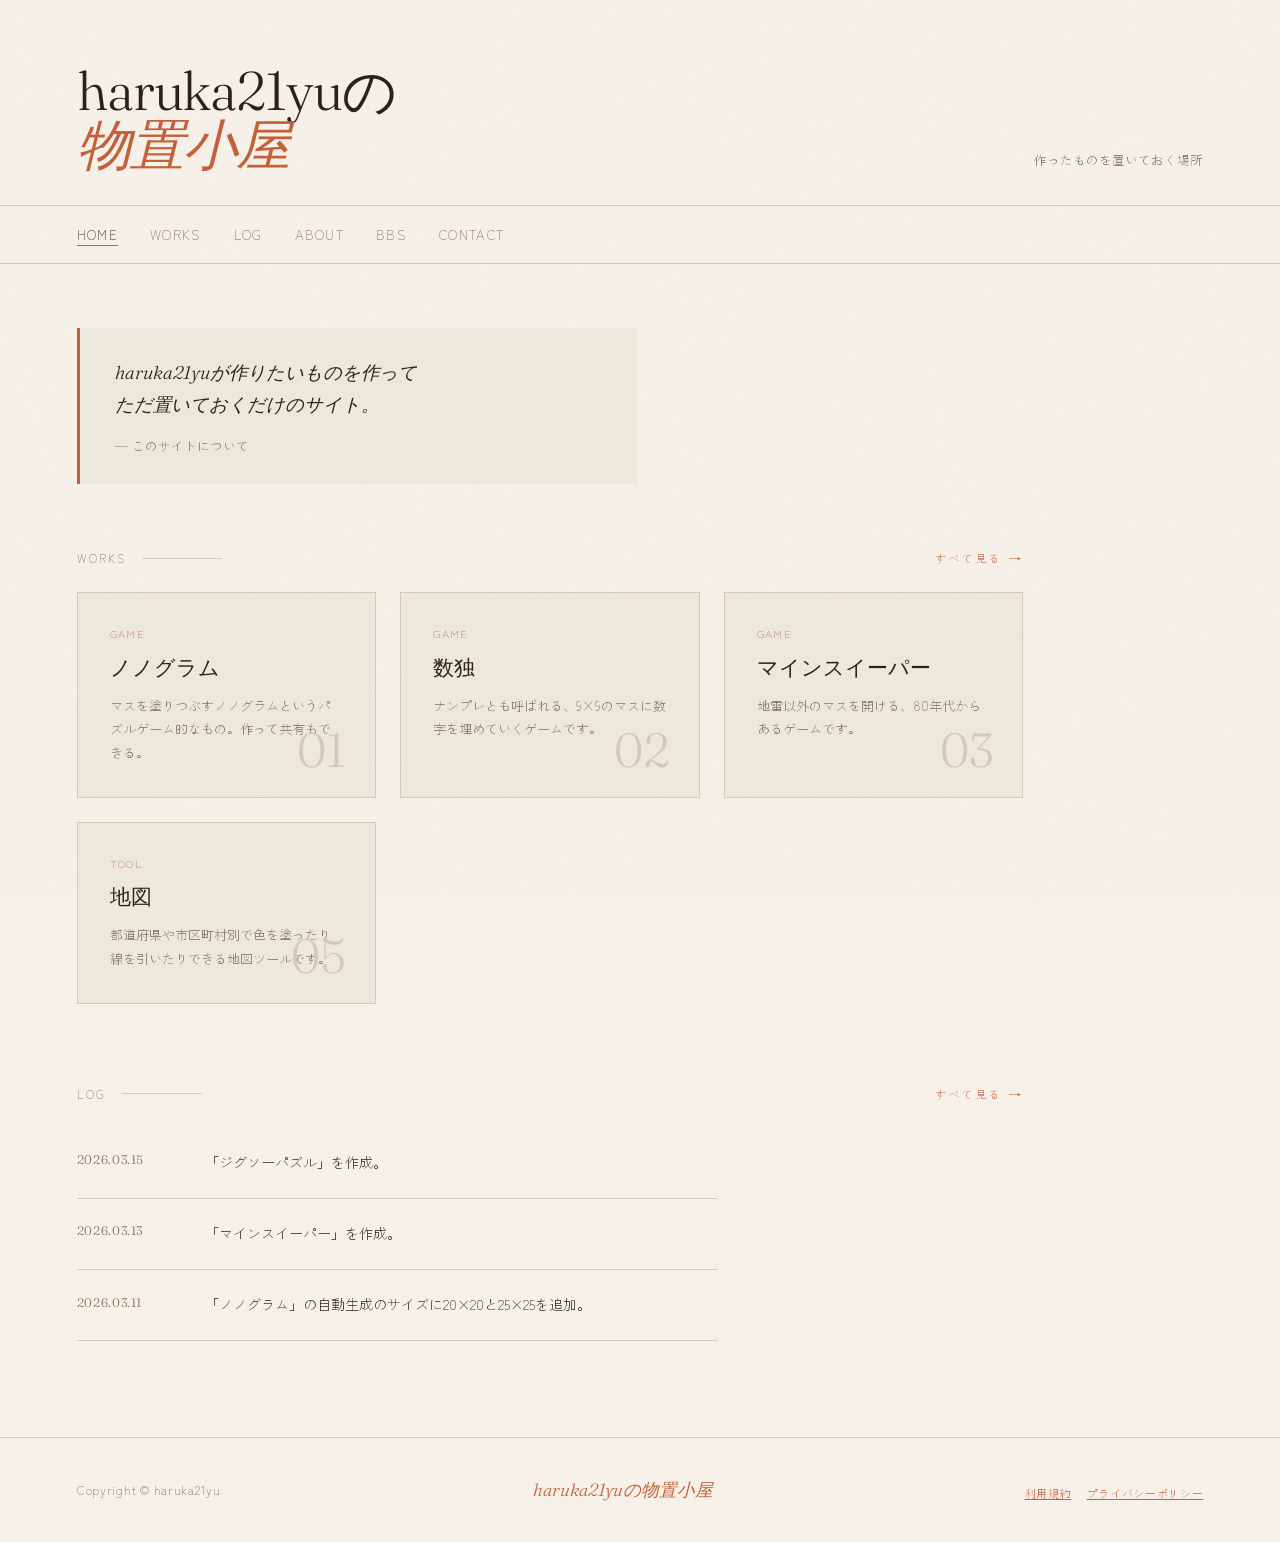
<file: index.html>
<!DOCTYPE html>
<html lang="ja">
<head>
  <meta charset="UTF-8">
  <meta name="viewport" content="width=device-width, initial-scale=1.0">
  <meta name="robots" content="index, follow">
  <meta name="description" content="作ったものを置いておく場所">
  <meta property="og:title" content="haruka21yuの物置小屋">
  <meta property="og:type" content="website">
  <meta property="og:site_name" content="haruka21yuの物置小屋">
  <meta property="og:locale" content="ja_JP">
  <meta property="og:image" content="https://haruka21yu.github.io/assets/img/haruka21yu-s_storage-shed.png">
  <meta property="og:image:width" content="1200">
  <meta property="og:image:height" content="630">
  <title>haruka21yuの物置小屋</title>
  <link rel="preconnect" href="https://fonts.googleapis.com">
  <link href="https://fonts.googleapis.com/css2?family=Fraunces:ital,wght@0,300;0,400;1,300;1,400&family=Zen+Kaku+Gothic+New:wght@300;400&display=swap" rel="stylesheet">
  <link rel="stylesheet" href="https://haruka21yu.github.io/assets/style.css">
  <link rel="icon" type="image/png" href="https://haruka21yu.github.io/assets/img/haruka21yu.png">
  <script async src="https://www.googletagmanager.com/gtag/js?id=G-K1T7J74YJK"></script>
  <script>
    window.dataLayer = window.dataLayer || [];
    function gtag(){dataLayer.push(arguments);}
    gtag('js', new Date());
    gtag('config', 'G-K1T7J74YJK');
  </script>
</head>
<body>
  <header>
    <div>
      <a href="https://haruka21yu.github.io/" class="site-title">haruka21yuの<br><em>物置小屋</em></a>
    </div>
    <p class="site-sub">作ったものを置いておく場所</p>
  </header>
  <nav>
    <a href="https://haruka21yu.github.io/" class="active">home</a>
    <a href="https://haruka21yu.github.io/works/">works</a>
    <a href="https://haruka21yu.github.io/log/">log</a>
    <a href="https://haruka21yu.github.io/about/">about</a>
    <a href="https://haruka21yu.github.io/bbs/">bbs</a>
    <a href="https://haruka21yu.github.io/contact/">contact</a>
  </nav>
  <main>
    <div class="note">
      <p>
        haruka21yuが作りたいものを作って<br>
        ただ置いておくだけのサイト。
      </p>
      <span class="sig">— このサイトについて</span>
    </div>
    <div class="section-header">
      <div class="section-label">works</div>
      <a href="https://haruka21yu.github.io/works/" class="see-more">すべて見る</a>
    </div>
    <div class="works-grid">
      <!-- 最大3つ -->
      <!-- card-numをカウントアップして -->
      <!--
        game:ゲーム(2Dゲーム・パズルゲーム・シミュレーションなど)
        tool:ツール(テキスト処理・変換など)
        document:ドキュメント(メモ・仕様書など)
        in progress:製作途中
        experiment:実験(試作・テストなど)
      -->
      <a href="https://haruka21yu.github.io/works/nonogram/" class="card">
        <div class="card-tag">game</div>
        <h2 class="card-title">ノノグラム</h2>
        <p class="card-desc">マスを塗りつぶすノノグラムというパズルゲーム的なもの。作って共有もできる。</p>
        <span class="card-num">01</span>
      </a>
      <a href="https://haruka21yu.github.io/works/sudoku/" class="card">
        <div class="card-tag">game</div>
        <h2 class="card-title">数独</h2>
        <p class="card-desc">ナンプレとも呼ばれる、9×9のマスに数字を埋めていくゲームです。</p>
        <span class="card-num">02</span>
      </a>
      <a href="https://haruka21yu.github.io/works/minesweeper/" class="card">
        <div class="card-tag">game</div>
        <h2 class="card-title">マインスイーパー</h2>
        <p class="card-desc">地雷以外のマスを開ける、80年代からあるゲームです。</p>
        <span class="card-num">03</span>
      </a>
      <a href="https://haruka21yu.github.io/works/map/" class="card">
        <div class="card-tag">tool</div>
        <h2 class="card-title">地図</h2>
        <p class="card-desc">都道府県や市区町村別で色を塗ったり線を引いたりできる地図ツールです。</p>
        <span class="card-num">05</span>
      </a>
    </div>
    <div class="section-header">
      <div class="section-label">log</div>
      <a href="https://haruka21yu.github.io/log/" class="see-more">すべて見る</a>
    </div>
    <div class="log">
    <!-- 最大3つ -->
      <div class="log-entry">
        <span class="log-date">2026.03.15</span>
        <p class="log-text">「ジグソーパズル」を作成。</p>
      </div>
      <div class="log-entry">
        <span class="log-date">2026.03.13</span>
        <p class="log-text">「マインスイーパー」を作成。</p>
      </div>
      <div class="log-entry">
        <span class="log-date">2026.03.11</span>
        <p class="log-text">「ノノグラム」の自動生成のサイズに20×20と25×25を追加。</p>
      </div>
    </div>
  </main>
  <footer>
    <p>Copyright © haruka21yu</p>
    <span class="footer-mark">haruka21yuの物置小屋</span>
    <p style="font-size:11px;margin-top:6px;">
      <a href="https://haruka21yu.github.io/terms/" style="color:var(--accent);">利用規約</a>　
      <a href="https://haruka21yu.github.io/privacy/" style="color:var(--accent);">プライバシーポリシー</a>
    </p>
  </footer>
</body>
</html>
</file>
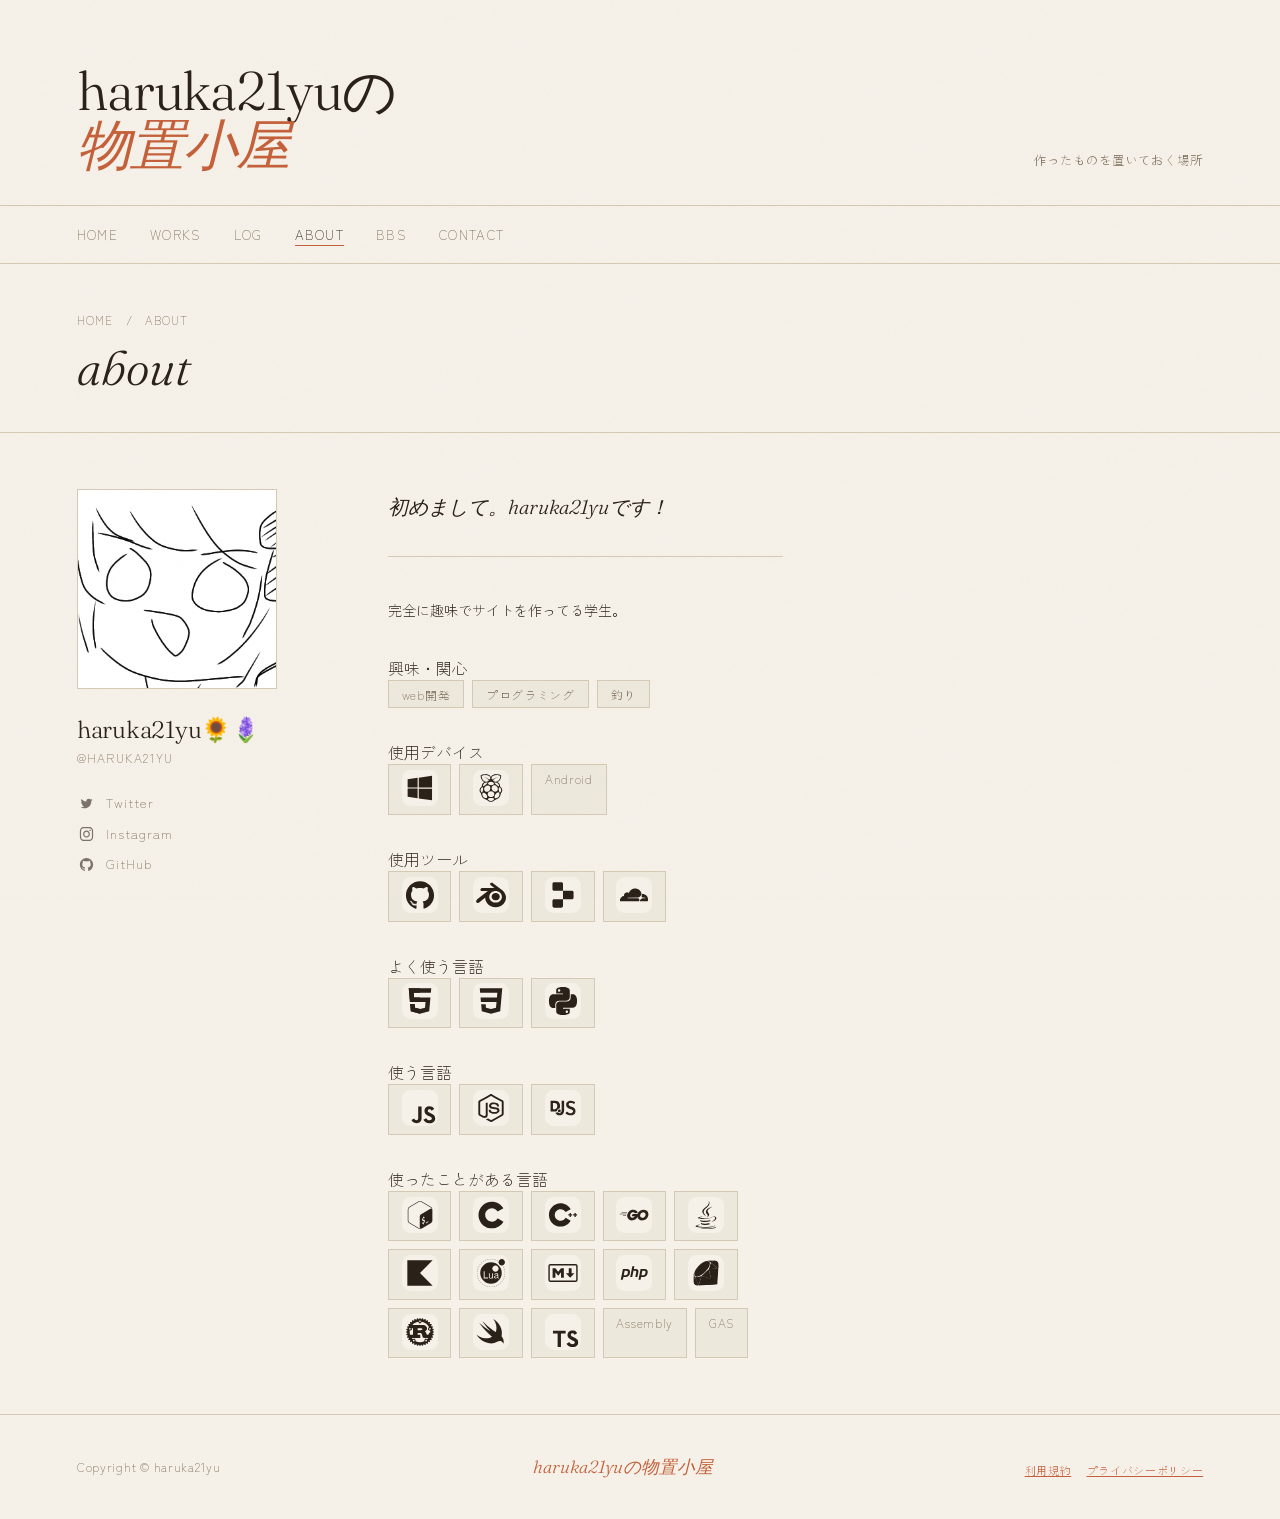
<file: about/index.html>
<!DOCTYPE html>
<html lang="ja">
<head>
  <meta charset="UTF-8">
  <meta name="viewport" content="width=device-width, initial-scale=1.0">
  <meta name="robots" content="index, follow">
  <meta name="description" content="作ったものを置いておく場所">
  <meta property="og:title" content="haruka21yuの物置小屋">
  <meta property="og:type" content="website">
  <meta property="og:site_name" content="haruka21yuの物置小屋">
  <meta property="og:locale" content="ja_JP">
  <meta property="og:image" content="https://haruka21yu.github.io/assets/img/haruka21yu-s_storage-shed.png">
  <meta property="og:image:width" content="1200">
  <meta property="og:image:height" content="630">
  <title>about - haruka21yuの物置小屋</title>
  <link rel="preconnect" href="https://fonts.googleapis.com">
  <link href="https://fonts.googleapis.com/css2?family=Fraunces:ital,wght@0,300;0,400;1,300;1,400&family=Zen+Kaku+Gothic+New:wght@300;400&display=swap" rel="stylesheet">
  <link rel="stylesheet" href="https://haruka21yu.github.io/assets/style.css">
  <link rel="icon" type="image/png" href="https://haruka21yu.github.io/assets/img/haruka21yu.png">
  <script>
    window.dataLayer = window.dataLayer || [];
    function gtag(){dataLayer.push(arguments);}
    gtag('js', new Date());
    gtag('config', 'G-K1T7J74YJK');
  </script>
</head>
<body>
  <header>
    <div>
      <a href="https://haruka21yu.github.io/" class="site-title">haruka21yuの<br><em>物置小屋</em></a>
    </div>
    <p class="site-sub">作ったものを置いておく場所</p>
  </header>
  <nav>
    <a href="https://haruka21yu.github.io/">home</a>
    <a href="https://haruka21yu.github.io/works/">works</a>
    <a href="https://haruka21yu.github.io/log/">log</a>
    <a href="https://haruka21yu.github.io/about/" class="active">about</a>
    <a href="https://haruka21yu.github.io/bbs/">bbs</a>
    <a href="https://haruka21yu.github.io/contact/">contact</a>
  </nav>
  <div class="page-header">
    <p class="breadcrumb">
      <a href="https://haruka21yu.github.io/">home</a>
      <span>/</span>
      about
    </p>
    <h1>about</h1>
  </div>
  <div class="about-wrap">
    <div class="profile-block">
      <div class="avatar">
        <img src="https://haruka21yu.github.io/assets/img/haruka21yu.png" alt="haruka21yu" onerror="this.style.display='none'; this.nextElementSibling.style.display='flex'">
        <span class="avatar-placeholder" style="display:none">haruka21yu</span>
      </div>
      <p class="profile-name">haruka21yu🌻🪻</p>
      <p class="profile-handle">@haruka21yu</p>
      <div class="links">
        <a href="https://x.com/haruka21yu" target="_blank" rel="noopener">
          <span class="link-icon"><img src="https://haruka21yu.github.io/assets/img/svg_icon/twitter.svg" alt="link-icon" onerror="this.outerHTML='↗';" class="link-icon-svg"></span>Twitter
        </a>
        <a href="https://www.instagram.com/haruka21yu/" target="_blank" rel="noopener">
          <span class="link-icon"><img src="https://haruka21yu.github.io/assets/img/svg_icon/instagram.svg" alt="link-icon" onerror="this.outerHTML='↗';" class="link-icon-svg"></span>Instagram
        </a>
        <a href="https://github.com/haruka21yu" target="_blank" rel="noopener">
          <span class="link-icon"><img src="https://haruka21yu.github.io/assets/img/svg_icon/github.svg" alt="link-icon" onerror="this.outerHTML='↗';" class="link-icon-svg"></span>GitHub
        </a>
        <!-- アイコンが無いときは&#x2197;
        <a href="https://example.com/" target="_blank" rel="noopener">
          <span class="link-icon">&#x2197;</span>Example
        </a>
        -->
      </div>
    </div>
    <div class="about-text">
      <p class="intro">
        初めまして。haruka21yuです！
      </p>
      <div class="body-text">
        <p>完全に趣味でサイトを作ってる学生。</p>
      </div>
      <p class="about-label">興味・関心</p>
      <div class="tags">
        <span class="tag">web開発</span>
        <span class="tag">プログラミング</span>
        <span class="tag">釣り</span>
      </div>
      <div class="spacer"></div>
      <p class="about-label">使用デバイス</p>
      <div class="tags">
        <span class="tag"><img src="https://haruka21yu.github.io/assets/img/svg_icon/windows.svg" alt="skills-icon" onerror="this.style.display='none';" class="tagimg"></span>
        <span class="tag"><img src="https://haruka21yu.github.io/assets/img/svg_icon/raspberrypi.svg" alt="skills-icon" onerror="this.style.display='none';" class="tagimg"></span>
        <span class="tag">Android</span>
      </div>
      <div class="spacer"></div>
      <p class="about-label">使用ツール</p>
      <div class="tags">
        <span class="tag"><img src="https://haruka21yu.github.io/assets/img/svg_icon/github.svg" alt="skills-icon" onerror="this.style.display='none';" class="tagimg"></span>
        <span class="tag"><img src="https://haruka21yu.github.io/assets/img/svg_icon/blender.svg" alt="skills-icon" onerror="this.style.display='none';" class="tagimg"></span>
        <span class="tag"><img src="https://haruka21yu.github.io/assets/img/svg_icon/replit.svg" alt="skills-icon" onerror="this.style.display='none';" class="tagimg"></span>
        <span class="tag"><img src="https://haruka21yu.github.io/assets/img/svg_icon/cloudflare.svg" alt="skills-icon" onerror="this.style.display='none';" class="tagimg"></span>
      </div>
      <div class="spacer"></div>
      <p class="about-label">よく使う言語</p>
      <div class="tags">
        <span class="tag"><img src="https://haruka21yu.github.io/assets/img/svg_icon/html.svg" alt="skills-icon" onerror="this.style.display='none';" class="tagimg"></span>
        <span class="tag"><img src="https://haruka21yu.github.io/assets/img/svg_icon/css.svg" alt="skills-icon" onerror="this.style.display='none';" class="tagimg"></span>
        <span class="tag"><img src="https://haruka21yu.github.io/assets/img/svg_icon/py.svg" alt="skills-icon" onerror="this.style.display='none';" class="tagimg"></span>
      </div>
      <div class="spacer"></div>
      <p class="about-label">使う言語</p>
      <div class="tags">
        <span class="tag"><img src="https://haruka21yu.github.io/assets/img/svg_icon/js.svg" alt="skills-icon" onerror="this.style.display='none';" class="tagimg"></span>
        <span class="tag"><img src="https://haruka21yu.github.io/assets/img/svg_icon/nodejs.svg" alt="skills-icon" onerror="this.style.display='none';" class="tagimg"></span>
        <span class="tag"><img src="https://haruka21yu.github.io/assets/img/svg_icon/discordjs.svg" alt="skills-icon" onerror="this.style.display='none';" class="tagimg"></span>
      </div>
      <div class="spacer"></div>
      <p class="about-label">使ったことがある言語</p>
      <div class="tags">
        <span class="tag"><img src="https://haruka21yu.github.io/assets/img/svg_icon/bash.svg" alt="skills-icon" onerror="this.style.display='none';" class="tagimg"></span>
        <span class="tag"><img src="https://haruka21yu.github.io/assets/img/svg_icon/c.svg" alt="skills-icon" onerror="this.style.display='none';" class="tagimg"></span>
        <span class="tag"><img src="https://haruka21yu.github.io/assets/img/svg_icon/cpp.svg" alt="skills-icon" onerror="this.style.display='none';" class="tagimg"></span>
        <span class="tag"><img src="https://haruka21yu.github.io/assets/img/svg_icon/go.svg" alt="skills-icon" onerror="this.style.display='none';" class="tagimg"></span>
        <span class="tag"><img src="https://haruka21yu.github.io/assets/img/svg_icon/java.svg" alt="skills-icon" onerror="this.style.display='none';" class="tagimg"></span>
        <span class="tag"><img src="https://haruka21yu.github.io/assets/img/svg_icon/kotlin.svg" alt="skills-icon" onerror="this.style.display='none';" class="tagimg"></span>
        <span class="tag"><img src="https://haruka21yu.github.io/assets/img/svg_icon/lua.svg" alt="skills-icon" onerror="this.style.display='none';" class="tagimg"></span>
        <span class="tag"><img src="https://haruka21yu.github.io/assets/img/svg_icon/md.svg" alt="skills-icon" onerror="this.style.display='none';" class="tagimg"></span>
        <span class="tag"><img src="https://haruka21yu.github.io/assets/img/svg_icon/php.svg" alt="skills-icon" onerror="this.style.display='none';" class="tagimg"></span>
        <span class="tag"><img src="https://haruka21yu.github.io/assets/img/svg_icon/ruby.svg" alt="skills-icon" onerror="this.style.display='none';" class="tagimg"></span>
        <span class="tag"><img src="https://haruka21yu.github.io/assets/img/svg_icon/rust.svg" alt="skills-icon" onerror="this.style.display='none';" class="tagimg"></span>
        <span class="tag"><img src="https://haruka21yu.github.io/assets/img/svg_icon/swift.svg" alt="skills-icon" onerror="this.style.display='none';" class="tagimg"></span>
        <span class="tag"><img src="https://haruka21yu.github.io/assets/img/svg_icon/ts.svg" alt="skills-icon" onerror="this.style.display='none';" class="tagimg"></span>
        <span class="tag">Assembly</span>
        <span class="tag">GAS</span>
      </div>
    </div>
  </div>
  <footer>
    <p>Copyright © haruka21yu</p>
    <span class="footer-mark">haruka21yuの物置小屋</span>
    <p style="font-size:11px;margin-top:6px;">
      <a href="https://haruka21yu.github.io/terms/" style="color:var(--accent);">利用規約</a>　
      <a href="https://haruka21yu.github.io/privacy/" style="color:var(--accent);">プライバシーポリシー</a>
    </p>
  </footer>
</body>
</html>
</file>
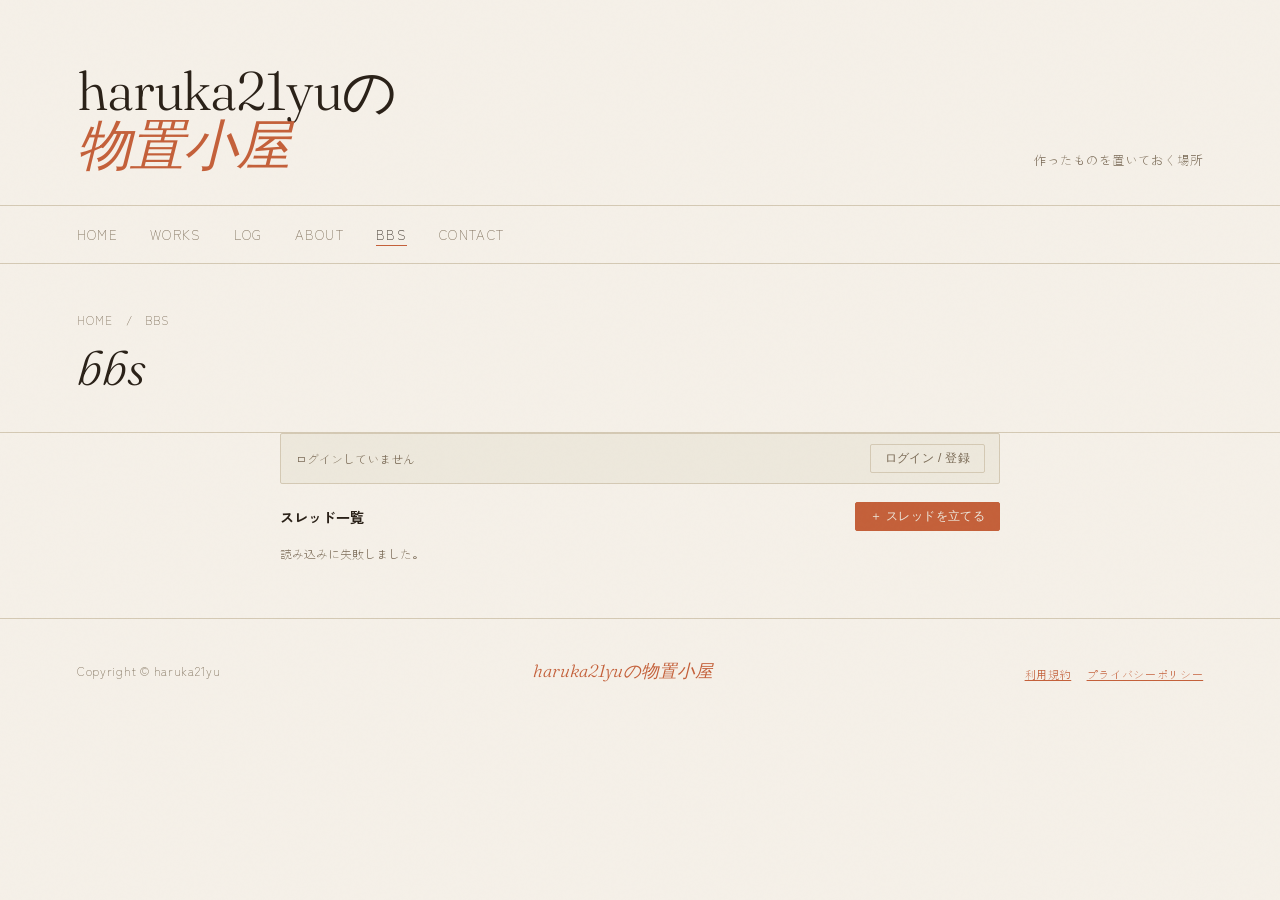
<file: bbs/index.html>
<!DOCTYPE html>
<html lang="ja">
<head>
  <meta charset="UTF-8">
  <meta name="viewport" content="width=device-width, initial-scale=1.0">
  <meta name="robots" content="index, follow">
  <meta name="description" content="作ったものを置いておく場所">
  <meta property="og:title" content="haruka21yuの物置小屋">
  <meta property="og:type" content="website">
  <meta property="og:site_name" content="haruka21yuの物置小屋">
  <meta property="og:locale" content="ja_JP">
  <meta property="og:image" content="https://haruka21yu.github.io/assets/img/haruka21yu-s_storage-shed.png">
  <meta property="og:image:width" content="1200">
  <meta property="og:image:height" content="630">
  <title>bbs - haruka21yuの物置小屋</title>
  <link rel="preconnect" href="https://fonts.googleapis.com">
  <link href="https://fonts.googleapis.com/css2?family=Fraunces:ital,wght@0,300;0,400;1,300;1,400&family=Zen+Kaku+Gothic+New:wght@300;400&display=swap" rel="stylesheet">
  <link rel="stylesheet" href="https://haruka21yu.github.io/assets/style.css">
  <link rel="icon" type="image/png" href="https://haruka21yu.github.io/assets/img/haruka21yu.png">
  <script>
    window.dataLayer = window.dataLayer || [];
    function gtag(){dataLayer.push(arguments);}
    gtag('js', new Date());
    gtag('config', 'G-K1T7J74YJK');
  </script>
</head>
<body>
  <header>
    <div>
      <a href="https://haruka21yu.github.io/" class="site-title">haruka21yuの<br><em>物置小屋</em></a>
    </div>
    <p class="site-sub">作ったものを置いておく場所</p>
  </header>
  <nav>
    <a href="https://haruka21yu.github.io/">home</a>
    <a href="https://haruka21yu.github.io/works/">works</a>
    <a href="https://haruka21yu.github.io/log/">log</a>
    <a href="https://haruka21yu.github.io/about/">about</a>
    <a href="https://haruka21yu.github.io/bbs/" class="active">bbs</a>
    <a href="https://haruka21yu.github.io/contact/">contact</a>
  </nav>
  <div class="page-header">
    <p class="breadcrumb">
      <a href="https://haruka21yu.github.io/">home</a>
      <span>/</span>
      bbs
    </p>
    <h1>bbs</h1>
  </div>
  <div class="bbs-container">
    <div class="account-bar" id="account-bar">
      <span id="account-bar-text">ログインしていません</span>
      <div class="ml-auto" style="display:flex;gap:6px;">
        <button id="btn-open-auth" onclick="openAuthModal()">ログイン / 登録</button>
        <button id="btn-change-name" style="display:none;" onclick="openChangeName()">名前を変更</button>
        <button id="btn-logout" style="display:none;" onclick="logout()">ログアウト</button>
      </div>
    </div>
    <div id="change-name-form" style="display:none;margin-bottom:14px;padding:12px 14px;background:var(--paper);border:1px solid var(--line);border-radius:2px;">
      <div style="display:flex;gap:8px;align-items:center;flex-wrap:wrap;">
        <input type="text" id="cn-name" maxlength="50" placeholder="名無し" style="flex:1;padding:6px 10px;border:1px solid var(--line);border-radius:2px;background:var(--bg);color:var(--ink);font-size:13px;font-family:inherit;">
        <button class="primary" onclick="submitChangeName()">変更する</button>
        <button onclick="closeChangeName()">キャンセル</button>
      </div>
      <div class="bbs-msg" id="change-name-msg"></div>
    </div>
    <div id="view-threads">
      <div class="bbs-toolbar">
        <h2>スレッド一覧</h2>
        <button class="primary" style="margin-left:auto;" onclick="openCreateThread()">＋ スレッドを立てる</button>
      </div>
      <div class="loading" id="threads-loading">読み込み中…</div>
      <div class="thread-list" id="thread-list"></div>
      <div class="empty-msg" id="threads-empty" style="display:none;">まだスレッドがありません。</div>
    </div>
    <div id="view-posts" style="display:none;">
      <div class="back-btn" onclick="showThreads()">← スレッド一覧に戻る</div>
      <div class="thread-header">
        <div class="thread-header-title" id="post-view-title"></div>
        <div class="thread-header-meta" id="post-view-meta"></div>
      </div>
      <div class="loading" id="posts-loading" style="display:none;">読み込み中…</div>
      <div class="post-list" id="post-list"></div>
      <div class="empty-msg" id="posts-empty" style="display:none;">まだ投稿がありません。</div>
      <div class="thread-locked" id="thread-locked" style="display:none;">このスレッドはロックされています。</div>
      <div class="bbs-form" id="post-form" style="display:none;">
        <div class="bbs-form-title">書き込む</div>
        <div class="bbs-form-group">
          <label>本文 <span style="color:var(--accent);font-size:11px;">※</span></label>
          <textarea id="pf-body" rows="4" maxlength="2000" placeholder="本文を入力してください（2000文字以内）"></textarea>
          <div class="bbs-field-err" id="pferr-body">本文を入力してください。</div>
        </div>
        <div style="display:flex;gap:8px;margin-top:12px;">
          <button class="primary" onclick="submitPost()">投稿する</button>
        </div>
        <div class="bbs-msg" id="post-msg"></div>
      </div>
      <div class="bbs-form" id="post-login-notice" style="display:none;">
        <div style="font-size:13px;color:var(--muted);">投稿するには<a href="#" onclick="openAuthModal();return false;" style="color:var(--accent);">ログイン</a>が必要です。</div>
      </div>
    </div>
    <div class="bbs-form" id="create-thread-form" style="display:none;margin-top:16px;">
      <div class="bbs-form-title">スレッドを立てる</div>
      <div class="bbs-form-group">
        <label>タイトル <span style="color:var(--accent);font-size:11px;">※ 100文字以内</span></label>
        <input type="text" id="tf-title" maxlength="100" placeholder="スレッドのタイトル">
        <div class="bbs-field-err" id="tferr-title">タイトルを入力してください。</div>
      </div>
      <div style="display:flex;gap:8px;margin-top:12px;">
        <button class="primary" onclick="submitCreateThread()">作成する</button>
        <button onclick="closeCreateThread()">キャンセル</button>
      </div>
      <div class="bbs-msg" id="thread-create-msg"></div>
    </div>
  </div>
  <div class="modal-overlay" id="auth-modal">
    <div class="modal">
      <div class="modal-tabs">
        <div class="modal-tab active" id="modal-tab-login"    onclick="switchModalTab('login')">ログイン</div>
        <div class="modal-tab"        id="modal-tab-register" onclick="switchModalTab('register')">新規登録</div>
      </div>
      <div id="modal-panel-login">
        <div class="bbs-form-group">
          <label>※ノノグラム掲示板とは連携できません。</label>
        </div>
        <div class="bbs-form-group">
          <label>メールアドレス</label>
          <input type="email" id="lf-email" placeholder="メールアドレス">
          <div class="bbs-field-err" id="lferr-email">メールアドレスを入力してください。</div>
        </div>
        <div class="bbs-form-group">
          <label>パスワード</label>
          <input type="password" id="lf-pass" placeholder="パスワード">
          <div class="bbs-field-err" id="lferr-pass">パスワードを入力してください。</div>
        </div>
        <div style="display:flex;gap:8px;margin-top:12px;">
          <button class="primary" onclick="submitLogin()">ログイン</button>
          <button onclick="closeAuthModal()">キャンセル</button>
        </div>
        <div class="bbs-msg" id="login-msg"></div>
      </div>
      <div id="modal-panel-register" style="display:none;">
        <div id="register-step1">
          <div class="bbs-form-group">
            <label>※ノノグラム掲示板とは連携できません。</label>
          </div>
          <div class="bbs-form-group">
            <label>表示名 <span style="color:var(--accent);font-size:11px;">※</span></label>
            <input type="text" id="rf-name" placeholder="空欄の場合は名無し" maxlength="50">
            <div class="bbs-field-err" id="rferr-name">表示名を入力してください。</div>
          </div>
          <div class="bbs-form-group">
            <label>メールアドレス <span style="color:var(--accent);font-size:11px;">※ 確認コードを送信します</span></label>
            <input type="email" id="rf-email" placeholder="メールアドレス">
            <div class="bbs-field-err" id="rferr-email">メールアドレスを入力してください。</div>
          </div>
          <div class="bbs-form-group">
            <label>電話番号 <span style="color:var(--muted);font-size:11px;">任意</span></label>
            <input type="tel" id="rf-tel" placeholder="電話番号">
          </div>
          <div class="bbs-form-group">
            <label>パスワード <span style="color:var(--accent);font-size:11px;">※</span></label>
            <input type="password" id="rf-pass" placeholder="パスワード" maxlength="100">
            <div class="bbs-field-err" id="rferr-pass">パスワードを入力してください。</div>
          </div>
          <div style="display:flex;gap:8px;margin-top:12px;">
            <button class="primary" onclick="submitRegister()">確認コードを送信</button>
            <button onclick="closeAuthModal()">キャンセル</button>
          </div>
          <div class="bbs-msg" id="register-msg"></div>
        </div>
        <div id="register-step2" style="display:none;">
          <div style="font-size:13px;color:var(--muted);margin-bottom:12px;">メールに送信された6桁の確認コードを入力してください。</div>
          <div class="bbs-form-group">
            <label>確認コード <span style="color:var(--accent);font-size:11px;">※</span></label>
            <input type="text" id="vf-code" placeholder="123456" maxlength="6">
            <div class="bbs-field-err" id="vferr-code">確認コードを入力してください。</div>
          </div>
          <div style="display:flex;gap:8px;margin-top:12px;">
            <button class="primary" onclick="submitVerify()">認証する</button>
            <button onclick="closeAuthModal()">キャンセル</button>
          </div>
          <div class="bbs-msg" id="verify-msg"></div>
        </div>
      </div>
    </div>
  </div>
  <footer>
    <p>Copyright © haruka21yu</p>
    <span class="footer-mark">haruka21yuの物置小屋</span>
    <p style="font-size:11px;margin-top:6px;">
      <a href="https://haruka21yu.github.io/terms/" style="color:var(--accent);">利用規約</a>　
      <a href="https://haruka21yu.github.io/privacy/" style="color:var(--accent);">プライバシーポリシー</a>
    </p>
  </footer>
  <script>
    var GAS_URL = 'https://script.google.com/macros/s/AKfycbwPl2zIHDyaDW8CSbXB-ruqwXWEctbQV5LqWHhJXEjBWscyN2Jw7jIbFz6DMzP36RNa/exec';

    var State = {
      token:       localStorage.getItem('bbs_token')  || '',
      uuid:        localStorage.getItem('bbs_uuid')   || '',
      name:        localStorage.getItem('bbs_name')   || '',
      currentThread: null,
      registerEmail: ''
    };

    function saveAuth(token, uuid, name) {
      State.token = token; State.uuid = uuid; State.name = name;
      localStorage.setItem('bbs_token', token);
      localStorage.setItem('bbs_uuid',  uuid);
      localStorage.setItem('bbs_name',  name);
    }
    function clearAuth() {
      State.token = ''; State.uuid = ''; State.name = '';
      localStorage.removeItem('bbs_token');
      localStorage.removeItem('bbs_uuid');
      localStorage.removeItem('bbs_name');
    }

    window.onload = function() {
      updateAccountBar();
      loadThreads();
    };

    function updateAccountBar() {
      var text       = document.getElementById('account-bar-text');
      var btnAuth    = document.getElementById('btn-open-auth');
      var btnChange  = document.getElementById('btn-change-name');
      var btnOut     = document.getElementById('btn-logout');
      if (State.token && State.name) {
        text.innerHTML = '<span class="account-name">' + escHtml(State.name) + '</span> としてログイン中';
        btnAuth.style.display   = 'none';
        btnChange.style.display = '';
        btnOut.style.display    = '';
      } else {
        text.textContent = 'ログインしていません';
        btnAuth.style.display   = '';
        btnChange.style.display = 'none';
        btnOut.style.display    = 'none';
      }
    }

    function loadThreads() {
      var loading = document.getElementById('threads-loading');
      var list    = document.getElementById('thread-list');
      var empty   = document.getElementById('threads-empty');
      loading.style.display = 'block';
      list.innerHTML = '';
      empty.style.display = 'none';

      fetch(GAS_URL + '?action=get_threads')
        .then(function(r) { return r.json(); })
        .then(function(data) {
          loading.style.display = 'none';
          if (!data.threads || data.threads.length === 0) {
            empty.style.display = 'block';
            return;
          }
          data.threads.forEach(function(thread) {
            var item = document.createElement('div');
            item.className = 'thread-item';
            var isOpen = thread.status === 'open';
            item.innerHTML =
              '<div class="thread-item-title">' + escHtml(thread.title) +
                ' <span class="thread-status ' + (isOpen ? 'open' : 'closed') + '">' +
                (isOpen ? '書き込み可' : 'ロック') + '</span></div>' +
              '<div class="thread-item-meta">' +
                '<span>作成者: ' + escHtml(thread.authorName) + '</span>' +
                '<span>投稿数: ' + thread.postCount + '</span>' +
                '<span>最終投稿: ' + escHtml(String(thread.lastPostedAt)) + '</span>' +
              '</div>';
            item.addEventListener('click', function() {
              openThread(thread);
            });
            list.appendChild(item);
          });
        })
        .catch(function() {
          loading.textContent = '読み込みに失敗しました。';
        });
    }

    function showThreads() {
      document.getElementById('view-threads').style.display = '';
      document.getElementById('view-posts').style.display   = 'none';
      document.getElementById('create-thread-form').style.display = 'none';
      State.currentThread = null;
    }

    function openThread(thread) {
      State.currentThread = thread;
      document.getElementById('view-threads').style.display = 'none';
      document.getElementById('view-posts').style.display   = '';
      document.getElementById('create-thread-form').style.display = 'none';
      document.getElementById('post-view-title').textContent = thread.title;
      document.getElementById('post-view-meta').textContent =
        '作成者: ' + thread.authorName + '　' + thread.createdAt + '　投稿数: ' + thread.postCount;

      var isOpen = thread.status === 'open';
      document.getElementById('thread-locked').style.display = isOpen ? 'none' : '';
      document.getElementById('post-form').style.display =
        (isOpen && State.token) ? '' : 'none';
      document.getElementById('post-login-notice').style.display =
        (isOpen && !State.token) ? '' : 'none';

      loadPosts(thread.id);
    }

    function loadPosts(threadId) {
      var loading = document.getElementById('posts-loading');
      var list    = document.getElementById('post-list');
      var empty   = document.getElementById('posts-empty');
      loading.style.display = 'block';
      list.innerHTML = '';
      empty.style.display = 'none';

      fetch(GAS_URL + '?action=get_posts&thread_id=' + encodeURIComponent(threadId))
        .then(function(r) { return r.json(); })
        .then(function(data) {
          loading.style.display = 'none';
          if (!data.posts || data.posts.length === 0) {
            empty.style.display = 'block';
            return;
          }
          data.posts.forEach(function(post, idx) {
            var item = document.createElement('div');
            item.className = 'post-item';
            item.innerHTML =
              '<div class="post-item-header">' +
                '<span class="post-author">' + escHtml(post.authorName) + '</span>' +
                '<span class="post-date">' + escHtml(String(post.createdAt)) + '</span>' +
                '<span style="font-size:11px;color:var(--muted);">ID: ' + escHtml(post.authorUuid) + '</span>' +
                '<span class="post-no">No.' + (idx + 1) + '</span>' +
              '</div>' +
              '<div class="post-body">' + escHtml(post.body) + '</div>';
            list.appendChild(item);
          });
        })
        .catch(function() {
          loading.textContent = '読み込みに失敗しました。';
        });
    }

    function submitPost() {
      var body  = document.getElementById('pf-body').value.trim();

      toggleErr('pferr-body', !body);
      if (!body) return;

      var btn = event.target;
      btn.disabled = true; btn.textContent = '送信中…';

      function doSubmit() {
        fetch(GAS_URL, {
          method: 'POST',
          body: JSON.stringify({
            action:   'create_post',
            token:    State.token,
            threadId: State.currentThread.id,
            body:     body,
          })
        })
        .then(function(r) { return r.json(); })
        .then(function(data) {
          btn.disabled = false; btn.textContent = '投稿する';
          if (data.status === 'ok') {
            document.getElementById('pf-body').value = '';
            showBbsMsg('post-msg', '投稿しました。', true);
            loadPosts(State.currentThread.id);
          } else {
            showBbsMsg('post-msg', data.message || '投稿に失敗しました。', false);
          }
        })
        .catch(function() {
          btn.disabled = false; btn.textContent = '投稿する';
          showBbsMsg('post-msg', '通信エラーが発生しました。', false);
        });
      }

      doSubmit();

      if (file) {
        var reader = new FileReader();
        reader.onload = function(e) {
          var base64 = e.target.result.split(',')[1];
          doSubmit(file.name, base64, file.type);
        };
        reader.readAsDataURL(file);
      } else {
        doSubmit('', '', '');
      }
    }

    function openCreateThread() {
      if (!State.token) { openAuthModal(); return; }
      document.getElementById('view-threads').style.display = 'none';
      document.getElementById('create-thread-form').style.display = '';
      document.getElementById('tf-title').value = '';
      hideBbsMsg('thread-create-msg');
    }
    function closeCreateThread() {
      document.getElementById('view-threads').style.display = '';
      document.getElementById('create-thread-form').style.display = 'none';
    }

    function submitCreateThread() {
      var title = document.getElementById('tf-title').value.trim();
      toggleErr('tferr-title', !title);
      if (!title) return;

      var btn = event.target;
      btn.disabled = true; btn.textContent = '作成中…';

      fetch(GAS_URL, {
        method: 'POST',
        body: JSON.stringify({ action: 'create_thread', token: State.token, title: title })
      })
      .then(function(r) { return r.json(); })
      .then(function(data) {
        btn.disabled = false; btn.textContent = '作成する';
        if (data.status === 'ok') {
          showBbsMsg('thread-create-msg', 'スレッドを作成しました。', true);
          setTimeout(function() {
            closeCreateThread();
            loadThreads();
          }, 1000);
        } else {
          showBbsMsg('thread-create-msg', data.message || '作成に失敗しました。', false);
        }
      })
      .catch(function() {
        btn.disabled = false; btn.textContent = '作成する';
        showBbsMsg('thread-create-msg', '通信エラーが発生しました。', false);
      });
    }

    function openAuthModal() {
      document.getElementById('auth-modal').classList.add('show');
      switchModalTab('login');
    }
    function closeAuthModal() {
      document.getElementById('auth-modal').classList.remove('show');
    }
    document.getElementById('auth-modal').addEventListener('click', function(e) {
      if (e.target === this) closeAuthModal();
    });

    function switchModalTab(tab) {
      document.getElementById('modal-tab-login').classList.toggle('active',    tab === 'login');
      document.getElementById('modal-tab-register').classList.toggle('active', tab === 'register');
      document.getElementById('modal-panel-login').style.display    = tab === 'login'    ? '' : 'none';
      document.getElementById('modal-panel-register').style.display = tab === 'register' ? '' : 'none';
    }

    function submitLogin() {
      var email = document.getElementById('lf-email').value.trim();
      var pass  = document.getElementById('lf-pass').value.trim();
      toggleErr('lferr-email', !email);
      toggleErr('lferr-pass',  !pass);
      if (!email || !pass) return;

      var btn = event.target;
      btn.disabled = true; btn.textContent = '確認中…';

      fetch(GAS_URL, {
        method: 'POST',
        body: JSON.stringify({ action: 'login', email: email, pass: pass })
      })
      .then(function(r) { return r.json(); })
      .then(function(data) {
        btn.disabled = false; btn.textContent = 'ログイン';
        if (data.status === 'ok') {
          saveAuth(data.token, data.uuid, data.name);
          updateAccountBar();
          closeAuthModal();
          if (State.currentThread && State.currentThread.status === 'open') {
            document.getElementById('post-form').style.display = '';
            document.getElementById('post-login-notice').style.display = 'none';
          }
        } else {
          showBbsMsg('login-msg', data.message || 'ログインに失敗しました。', false);
        }
      })
      .catch(function() {
        btn.disabled = false; btn.textContent = 'ログイン';
        showBbsMsg('login-msg', '通信エラーが発生しました。', false);
      });
    }

    function submitRegister() {
      var name  = document.getElementById('rf-name').value.trim();
      var email = document.getElementById('rf-email').value.trim();
      var tel   = document.getElementById('rf-tel').value.trim();
      var pass  = document.getElementById('rf-pass').value.trim();
      toggleErr('rferr-name',  !name);
      toggleErr('rferr-email', !email);
      toggleErr('rferr-pass',  !pass);
      if (!name || !email || !pass) return;

      var btn = event.target;
      btn.disabled = true; btn.textContent = '送信中…';

      fetch(GAS_URL, {
        method: 'POST',
        body: JSON.stringify({ action: 'register', name: name, email: email, tel: tel, pass: pass })
      })
      .then(function(r) { return r.json(); })
      .then(function(data) {
        btn.disabled = false; btn.textContent = '確認コードを送信';
        if (data.status === 'ok') {
          State.registerEmail = email;
          document.getElementById('register-step1').style.display = 'none';
          document.getElementById('register-step2').style.display = '';
          hideBbsMsg('register-msg');
        } else {
          showBbsMsg('register-msg', data.message || '登録に失敗しました。', false);
        }
      })
      .catch(function() {
        btn.disabled = false; btn.textContent = '確認コードを送信';
        showBbsMsg('register-msg', '通信エラーが発生しました。', false);
      });
    }

    function submitVerify() {
      var code = document.getElementById('vf-code').value.trim();
      toggleErr('vferr-code', !code);
      if (!code) return;

      var btn = event.target;
      btn.disabled = true; btn.textContent = '確認中…';

      fetch(GAS_URL, {
        method: 'POST',
        body: JSON.stringify({ action: 'verify', email: State.registerEmail, code: code })
      })
      .then(function(r) { return r.json(); })
      .then(function(data) {
        btn.disabled = false; btn.textContent = '認証する';
        if (data.status === 'ok') {
          showBbsMsg('verify-msg', '認証が完了しました。ログインしてください。', true);
          setTimeout(function() {
            document.getElementById('register-step1').style.display = '';
            document.getElementById('register-step2').style.display = 'none';
            switchModalTab('login');
            document.getElementById('lf-email').value = State.registerEmail;
          }, 1500);
        } else {
          showBbsMsg('verify-msg', data.message || '認証に失敗しました。', false);
        }
      })
      .catch(function() {
        btn.disabled = false; btn.textContent = '認証する';
        showBbsMsg('verify-msg', '通信エラーが発生しました。', false);
      });
    }

    function logout() {
      fetch(GAS_URL, {
        method: 'POST',
        body: JSON.stringify({ action: 'logout', token: State.token })
      }).catch(function(){});
      clearAuth();
      updateAccountBar();
      if (State.currentThread) {
        document.getElementById('post-form').style.display = 'none';
        document.getElementById('post-login-notice').style.display =
          (State.currentThread.status === 'open') ? '' : 'none';
      }
    }

    function openChangeName() {
      var form = document.getElementById('change-name-form');
      form.style.display = form.style.display === 'none' ? '' : 'none';
      document.getElementById('cn-name').value = State.name;
      hideBbsMsg('change-name-msg');
    }
    function closeChangeName() {
      document.getElementById('change-name-form').style.display = 'none';
    }
    function submitChangeName() {
      var name = document.getElementById('cn-name').value.trim() || '名無し';
      var btn  = event.target;
      btn.disabled = true; btn.textContent = '変更中…';
    
      fetch(GAS_URL, {
        method: 'POST',
        body: JSON.stringify({ action: 'update_name', token: State.token, name: name })
      })
      .then(function(r) { return r.json(); })
      .then(function(data) {
        btn.disabled = false; btn.textContent = '変更する';
        if (data.status === 'ok') {
          State.name = data.name;
          localStorage.setItem('bbs_name', data.name);
          updateAccountBar();
          showBbsMsg('change-name-msg', '名前を変更しました。', true);
        } else {
          showBbsMsg('change-name-msg', data.message || '変更に失敗しました。', false);
        }
      })
      .catch(function() {
        btn.disabled = false; btn.textContent = '変更する';
        showBbsMsg('change-name-msg', '通信エラーが発生しました。', false);
      });
    }
    
    function toggleErr(id, show) {
      var el = document.getElementById(id);
      if (el) el.classList.toggle('show', show);
    }
    function showBbsMsg(id, text, isOk) {
      var el = document.getElementById(id);
      if (!el) return;
      el.textContent = text;
      el.className = 'bbs-msg show ' + (isOk ? 'ok' : 'err');
    }
    function hideBbsMsg(id) {
      var el = document.getElementById(id);
      if (el) { el.className = 'bbs-msg'; el.textContent = ''; }
    }
    function escHtml(s) {
      return String(s)
        .replace(/&/g,'&amp;').replace(/</g,'&lt;')
        .replace(/>/g,'&gt;').replace(/"/g,'&quot;');
    }
  </script>
</body>
</html>
</file>
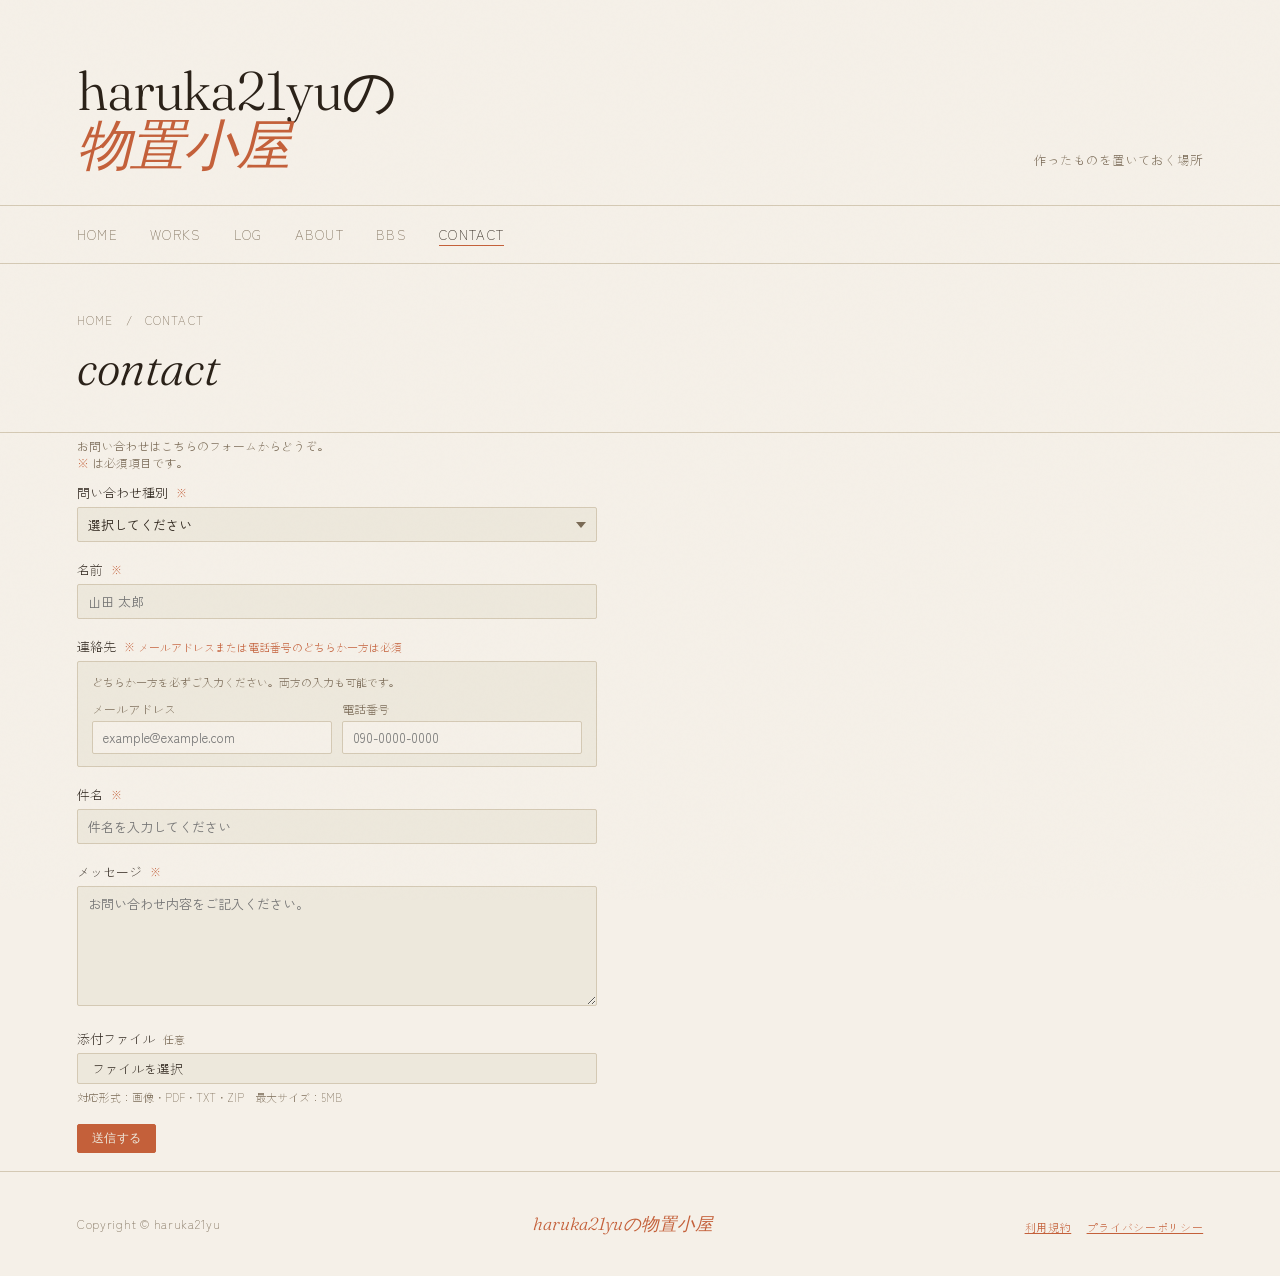
<file: contact/index.html>
<!DOCTYPE html>
<html lang="ja">
<head>
  <meta charset="UTF-8">
  <meta name="viewport" content="width=device-width, initial-scale=1.0">
  <meta name="robots" content="index, follow">
  <meta name="description" content="作ったものを置いておく場所">
  <meta property="og:title" content="haruka21yuの物置小屋">
  <meta property="og:type" content="website">
  <meta property="og:site_name" content="haruka21yuの物置小屋">
  <meta property="og:locale" content="ja_JP">
  <meta property="og:image" content="https://haruka21yu.github.io/assets/img/haruka21yu-s_storage-shed.png">
  <meta property="og:image:width" content="1200">
  <meta property="og:image:height" content="630">
  <title>contact - haruka21yuの物置小屋</title>
  <link rel="preconnect" href="https://fonts.googleapis.com">
  <link href="https://fonts.googleapis.com/css2?family=Fraunces:ital,wght@0,300;0,400;1,300;1,400&family=Zen+Kaku+Gothic+New:wght@300;400&display=swap" rel="stylesheet">
  <link rel="stylesheet" href="https://haruka21yu.github.io/assets/style.css">
  <link rel="icon" type="image/png" href="https://haruka21yu.github.io/assets/img/haruka21yu.png">
  <script>
    window.dataLayer = window.dataLayer || [];
    function gtag(){dataLayer.push(arguments);}
    gtag('js', new Date());
    gtag('config', 'G-K1T7J74YJK');
  </script>
</head>
<body>
  <header>
    <div>
      <a href="https://haruka21yu.github.io/" class="site-title">haruka21yuの<br><em>物置小屋</em></a>
    </div>
    <p class="site-sub">作ったものを置いておく場所</p>
  </header>
  <nav>
    <a href="https://haruka21yu.github.io/">home</a>
    <a href="https://haruka21yu.github.io/works/">works</a>
    <a href="https://haruka21yu.github.io/log/">log</a>
    <a href="https://haruka21yu.github.io/about/">about</a>
    <a href="https://haruka21yu.github.io/bbs/">bbs</a>
    <a href="https://haruka21yu.github.io/contact/" class="active">contact</a>
  </nav>
  <div class="page-header">
    <p class="breadcrumb">
      <a href="https://haruka21yu.github.io/">home</a>
      <span>/</span>
      contact
    </p>
    <h1>contact</h1>
  </div>
  <p class="section-note">
    お問い合わせはこちらのフォームからどうぞ。<br>
    <span style="color:var(--accent);">※</span> は必須項目です。
  </p>
  <div id="form-wrap">
    <div class="form-group">
      <label>問い合わせ種別 <span class="req">※</span></label>
      <select id="category">
        <option value="">選択してください</option>
        <option value="サイトに掲載されている情報などの間違い">サイトに掲載されている情報などの間違い</option>
        <option value="著作権関係">著作権関係</option>
        <option value="サイトやサイト運営者に関する質問">サイトやサイト運営者に関する質問</option>
        <option value="機能や作品リクエスト">機能や作品リクエスト</option>
        <option value="掲載している作品に関連すること">掲載している作品に関連すること</option>
        <option value="匿名掲示板関連">匿名掲示板関連</option>
        <option value="その他">その他</option>
      </select>
      <div class="field-err" id="err-category">問い合わせ種別を選択してください。</div>
    </div>
    <div class="form-group">
      <label>名前 <span class="req">※</span></label>
      <input type="text" id="name" placeholder="山田 太郎" maxlength="100">
      <div class="field-err" id="err-name">名前を入力してください。</div>
    </div>
    <div class="form-group">
      <label>連絡先 <span class="req">※ メールアドレスまたは電話番号のどちらか一方は必須</span></label>
      <div class="contact-group">
        <p class="contact-note">どちらか一方を必ずご入力ください。両方の入力も可能です。</p>
        <div class="contact-row">
          <div class="contact-field">
            <label>メールアドレス</label>
            <input type="email" id="email" placeholder="example@example.com">
          </div>
          <div class="contact-field">
            <label>電話番号</label>
            <input type="tel" id="tel" placeholder="090-0000-0000">
          </div>
        </div>
      </div>
      <div class="field-err" id="err-contact">メールアドレスまたは電話番号を入力してください。</div>
    </div>
    <div class="form-group">
      <label>件名 <span class="req">※</span></label>
      <input type="text" id="subject" placeholder="件名を入力してください" maxlength="200">
      <div class="field-err" id="err-subject">件名を入力してください。</div>
    </div>
    <div class="form-group">
      <label>メッセージ <span class="req">※</span></label>
      <textarea id="message" placeholder="お問い合わせ内容をご記入ください。"></textarea>
      <div class="field-err" id="err-message">メッセージを入力してください。</div>
    </div>
    <div class="form-group">
      <label>添付ファイル <span class="opt">任意</span></label>
      <div class="file-area">
        <label class="file-label" for="file-input">ファイルを選択</label>
        <input type="file" id="file-input" accept="image/*,.pdf,.txt,.zip" onchange="onFileChange(this)">
        <div class="file-name" id="file-name" style="display:none;">
          <span id="file-name-text"></span>
          <span class="file-remove" onclick="removeFile()">✕ 削除</span>
        </div>
        <p class="file-note">対応形式：画像・PDF・TXT・ZIP　最大サイズ：5MB</p>
        <div class="field-err" id="err-file"></div>
      </div>
    </div>
    <div class="form-group">
      <button class="primary" id="submit-btn" onclick="submitForm()">送信する</button>
    </div>
    <div class="msg msg-ok" id="msg-ok">
      ✅ お問い合わせを送信しました。ご入力いただいたメールアドレス宛に自動返信メールをお送りしています。
    </div>
    <div class="msg msg-err" id="msg-err"></div>
  </div>
  <div id="form-done" style="display:none;">
    <div class="form-group">
      <p style="font-size:13px;color:var(--ink);margin-bottom:8px;">お問い合わせを受け付けました。</p>
      <p style="font-size:12px;color:var(--muted);">内容を確認の上、順次ご返信いたします。しばらくお待ちください。</p>
      <p style="margin-top:16px;"><a href="https://haruka21yu.github.io/" style="font-size:12px;color:var(--accent);">← ホームに戻る</a></p>
    </div>
  </div>
  <footer>
    <p>Copyright © haruka21yu</p>
    <span class="footer-mark">haruka21yuの物置小屋</span>
    <p style="font-size:11px;margin-top:6px;">
      <a href="https://haruka21yu.github.io/terms/" style="color:var(--accent);">利用規約</a>　
      <a href="https://haruka21yu.github.io/privacy/" style="color:var(--accent);">プライバシーポリシー</a>
    </p>
  </footer>
  <script>
    var GAS_URL = 'https://script.google.com/macros/s/AKfycbzwxPjYUDLy0xXsP5Lgs_9kL6hey3NBSwSGSyySDRLnsJHSjK7L756NJ1_Y49fS1Q6d/exec';
  
    var selectedFile = null;
  
    function onFileChange(input) {
      var file = input.files[0];
      if (!file) return;
      if (file.size > 5 * 1024 * 1024) {
        showFieldErr('err-file', 'ファイルサイズが5MBを超えています。');
        input.value = '';
        return;
      }
      hideFieldErr('err-file');
      selectedFile = file;
      document.getElementById('file-name-text').textContent = file.name;
      document.getElementById('file-name').style.display = 'block';
    }
  
    function removeFile() {
      selectedFile = null;
      document.getElementById('file-input').value = '';
      document.getElementById('file-name').style.display = 'none';
    }
  
    function validate() {
      var ok = true;
  
      var category = document.getElementById('category').value;
      if (!category) { showFieldErr('err-category'); markInvalid('category'); ok = false; }
      else { hideFieldErr('err-category'); markValid('category'); }
  
      var name = document.getElementById('name').value.trim();
      if (!name) { showFieldErr('err-name'); markInvalid('name'); ok = false; }
      else { hideFieldErr('err-name'); markValid('name'); }
  
      var email = document.getElementById('email').value.trim();
      var tel   = document.getElementById('tel').value.trim();
      if (!email && !tel) {
        showFieldErr('err-contact');
        ok = false;
      } else {
        hideFieldErr('err-contact');
      }
  
      var subject = document.getElementById('subject').value.trim();
      if (!subject) { showFieldErr('err-subject'); markInvalid('subject'); ok = false; }
      else { hideFieldErr('err-subject'); markValid('subject'); }
  
      var message = document.getElementById('message').value.trim();
      if (!message) { showFieldErr('err-message'); markInvalid('message'); ok = false; }
      else { hideFieldErr('err-message'); markValid('message'); }
  
      return ok;
    }
  
    function submitForm() {
      hideMsg();
      if (!validate()) return;
  
      var btn = document.getElementById('submit-btn');
      btn.disabled = true;
      btn.textContent = '送信中...';
  
      var payload = {
        category: document.getElementById('category').value,
        name:     document.getElementById('name').value.trim(),
        email:    document.getElementById('email').value.trim(),
        tel:      document.getElementById('tel').value.trim(),
        subject:  document.getElementById('subject').value.trim(),
        message:  document.getElementById('message').value.trim(),
        fileName: '',
        fileData: '',
        fileType: '',
      };
  
      if (selectedFile) {
        var reader = new FileReader();
        reader.onload = function(e) {
          var base64 = e.target.result.split(',')[1];
          payload.fileName = selectedFile.name;
          payload.fileData = base64;
          payload.fileType = selectedFile.type;
          send(payload, btn);
        };
        reader.readAsDataURL(selectedFile);
      } else {
        send(payload, btn);
      }
    }
  
    function send(payload, btn) {
      fetch(GAS_URL, {
        method: 'POST',
        body: JSON.stringify(payload),
      })
      .then(function(res){ return res.json(); })
      .then(function(data) {
        btn.disabled = false;
        btn.textContent = '送信する';
        if (data.status === 'ok') {
          document.getElementById('form-wrap').style.display = 'none';
          document.getElementById('form-done').style.display = 'block';
        } else {
          showMsg('msg-err', '送信に失敗しました。しばらくしてから再度お試しください。');
        }
      })
      .catch(function() {
        btn.disabled = false;
        btn.textContent = '送信する';
        showMsg('msg-err', '通信エラーが発生しました。しばらくしてから再度お試しください。');
      });
    }
  
    function showFieldErr(id, msg) {
      var el = document.getElementById(id);
      if (!el) return;
      if (msg) el.textContent = msg;
      el.classList.add('show');
    }
    function hideFieldErr(id) {
      var el = document.getElementById(id);
      if (el) el.classList.remove('show');
    }
    function markInvalid(id) {
      var el = document.getElementById(id);
      if (el) el.classList.add('invalid');
    }
    function markValid(id) {
      var el = document.getElementById(id);
      if (el) el.classList.remove('invalid');
    }
    function showMsg(id, text) {
      var el = document.getElementById(id);
      if (!el) return;
      if (text) el.textContent = text;
      el.classList.add('show');
    }
    function hideMsg() {
      document.getElementById('msg-ok').classList.remove('show');
      document.getElementById('msg-err').classList.remove('show');
    }
  </script>
</body>
</html>
</file>
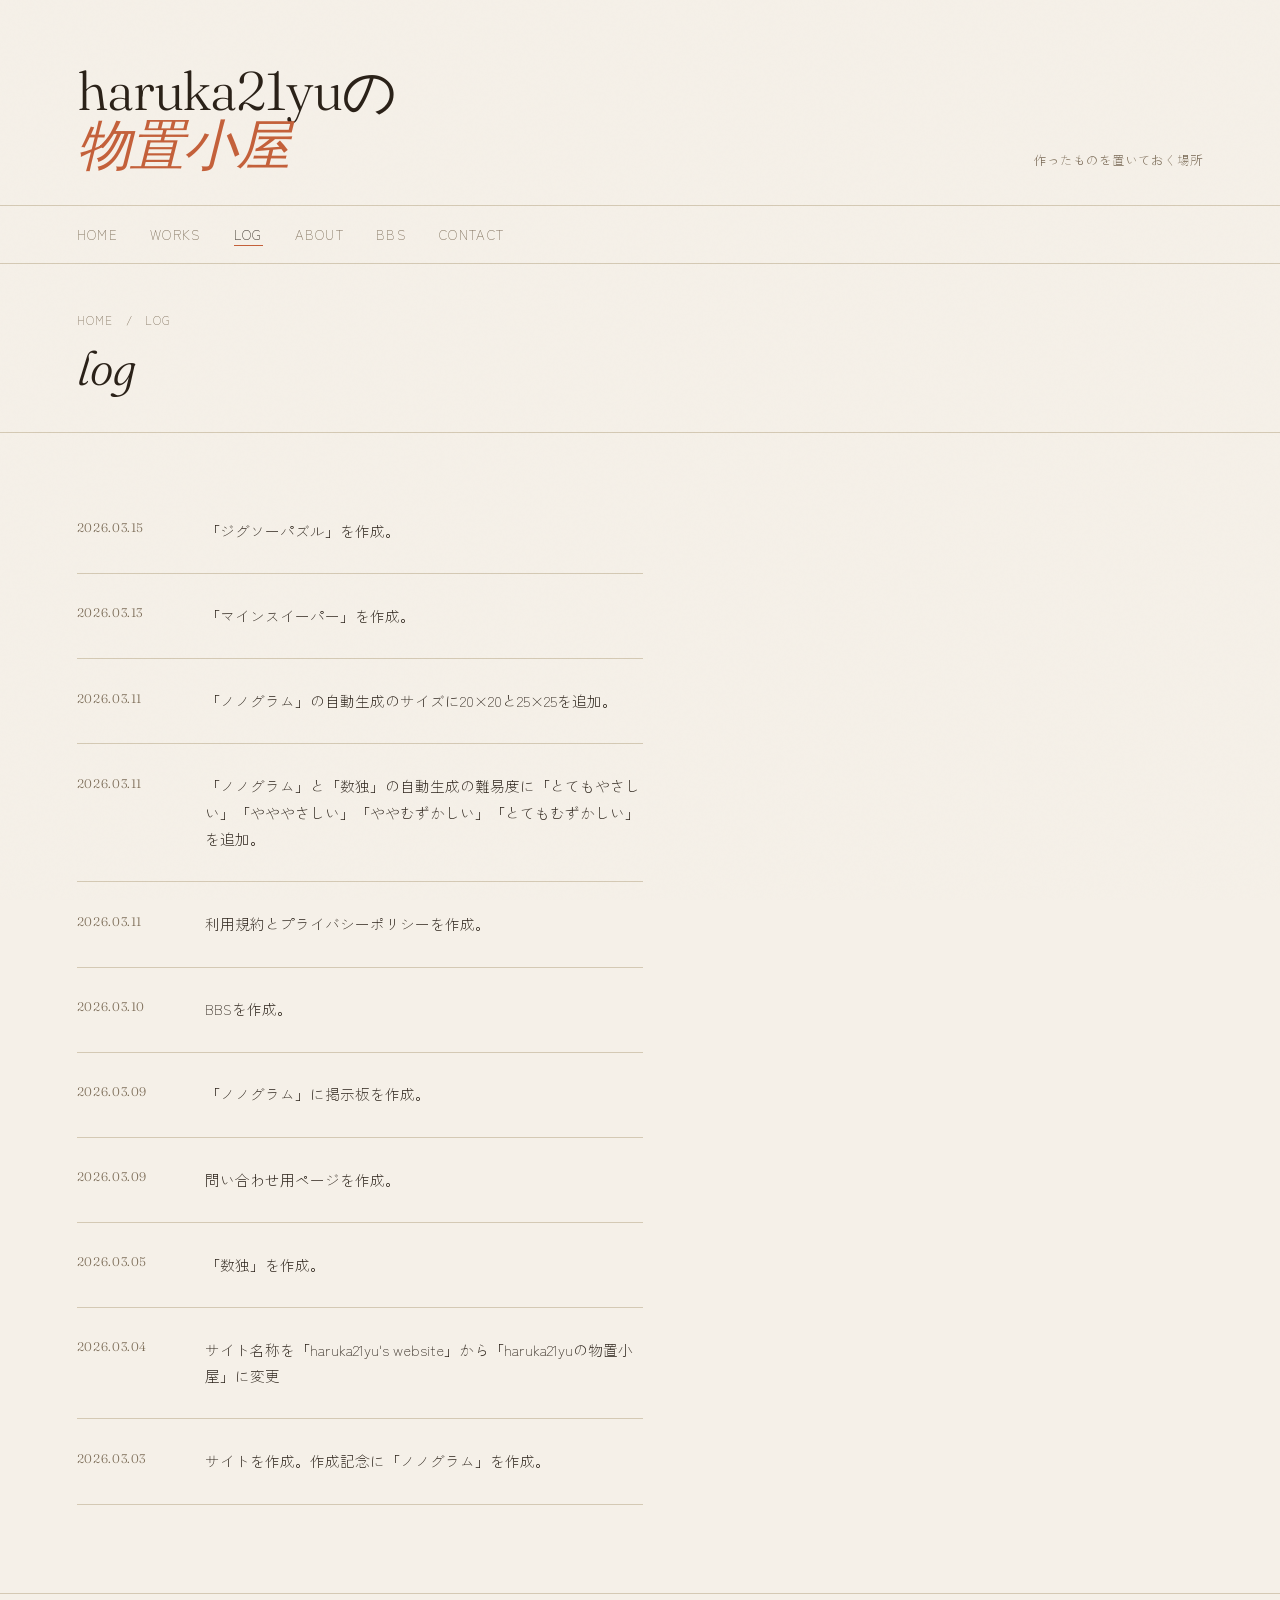
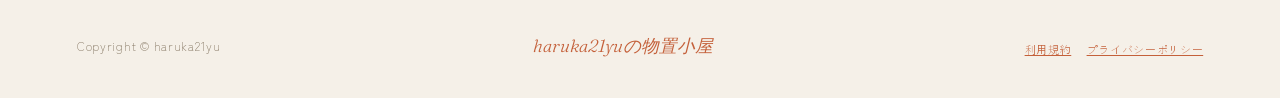
<file: log/index.html>
<!DOCTYPE html>
<html lang="ja">
<head>
  <meta charset="UTF-8">
  <meta name="viewport" content="width=device-width, initial-scale=1.0">
  <meta name="robots" content="index, follow">
  <meta name="description" content="作ったものを置いておく場所">
  <meta property="og:title" content="haruka21yuの物置小屋">
  <meta property="og:type" content="website">
  <meta property="og:site_name" content="haruka21yuの物置小屋">
  <meta property="og:locale" content="ja_JP">
  <meta property="og:image" content="https://haruka21yu.github.io/assets/img/haruka21yu-s_storage-shed.png">
  <meta property="og:image:width" content="1200">
  <meta property="og:image:height" content="630">
  <title>log - haruka21yuの物置小屋</title>
  <link rel="preconnect" href="https://fonts.googleapis.com">
  <link href="https://fonts.googleapis.com/css2?family=Fraunces:ital,wght@0,300;0,400;1,300;1,400&family=Zen+Kaku+Gothic+New:wght@300;400&display=swap" rel="stylesheet">
  <link rel="stylesheet" href="https://haruka21yu.github.io/assets/style.css">
  <link rel="icon" type="image/png" href="https://haruka21yu.github.io/assets/img/haruka21yu.png">
  <script>
    window.dataLayer = window.dataLayer || [];
    function gtag(){dataLayer.push(arguments);}
    gtag('js', new Date());
    gtag('config', 'G-K1T7J74YJK');
  </script>
</head>
<body>
  <header>
    <div>
      <a href="https://haruka21yu.github.io/" class="site-title">haruka21yuの<br><em>物置小屋</em></a>
    </div>
    <p class="site-sub">作ったものを置いておく場所</p>
  </header>
  <nav>
    <a href="https://haruka21yu.github.io/">home</a>
    <a href="https://haruka21yu.github.io/works/">works</a>
    <a href="https://haruka21yu.github.io/log/" class="active">log</a>
    <a href="https://haruka21yu.github.io/about/">about</a>
    <a href="https://haruka21yu.github.io/bbs/">bbs</a>
    <a href="https://haruka21yu.github.io/contact/">contact</a>
  </nav>
  <div class="page-header">
    <p class="breadcrumb">
      <a href="https://haruka21yu.github.io/">home</a>
      <span>/</span>
      log
    </p>
    <h1>log</h1>
  </div>
  <div class="log-full">
    <div class="log">
      <div class="log-entry">
        <span class="log-date">2026.03.15</span>
        <p class="log-text">「ジグソーパズル」を作成。</p>
      </div>
      <div class="log-entry">
        <span class="log-date">2026.03.13</span>
        <p class="log-text">「マインスイーパー」を作成。</p>
      </div>
      <div class="log-entry">
        <span class="log-date">2026.03.11</span>
        <p class="log-text">「ノノグラム」の自動生成のサイズに20×20と25×25を追加。</p>
      </div>
      <div class="log-entry">
        <span class="log-date">2026.03.11</span>
        <p class="log-text">「ノノグラム」と「数独」の自動生成の難易度に「とてもやさしい」「やややさしい」「ややむずかしい」「とてもむずかしい」を追加。</p>
      </div>
      <div class="log-entry">
        <span class="log-date">2026.03.11</span>
        <p class="log-text">利用規約とプライバシーポリシーを作成。</p>
      </div>
      <div class="log-entry">
        <span class="log-date">2026.03.10</span>
        <p class="log-text">BBSを作成。</p>
      </div>
      <div class="log-entry">
        <span class="log-date">2026.03.09</span>
        <p class="log-text">「ノノグラム」に掲示板を作成。</p>
      </div>
      <div class="log-entry">
        <span class="log-date">2026.03.09</span>
        <p class="log-text">問い合わせ用ページを作成。</p>
      </div>
      <div class="log-entry">
        <span class="log-date">2026.03.05</span>
        <p class="log-text">「数独」を作成。</p>
      </div>
      <div class="log-entry">
        <span class="log-date">2026.03.04</span>
        <p class="log-text">サイト名称を「haruka21yu's website」から「haruka21yuの物置小屋」に変更</p>
      </div>
      <div class="log-entry">
        <span class="log-date">2026.03.03</span>
        <p class="log-text">サイトを作成。作成記念に「ノノグラム」を作成。</p>
      </div>
    </div>
  </div>
  <footer>
    <p>Copyright © haruka21yu</p>
    <span class="footer-mark">haruka21yuの物置小屋</span>
    <p style="font-size:11px;margin-top:6px;">
      <a href="https://haruka21yu.github.io/terms/" style="color:var(--accent);">利用規約</a>　
      <a href="https://haruka21yu.github.io/privacy/" style="color:var(--accent);">プライバシーポリシー</a>
    </p>
  </footer>
</body>
</html>
</file>
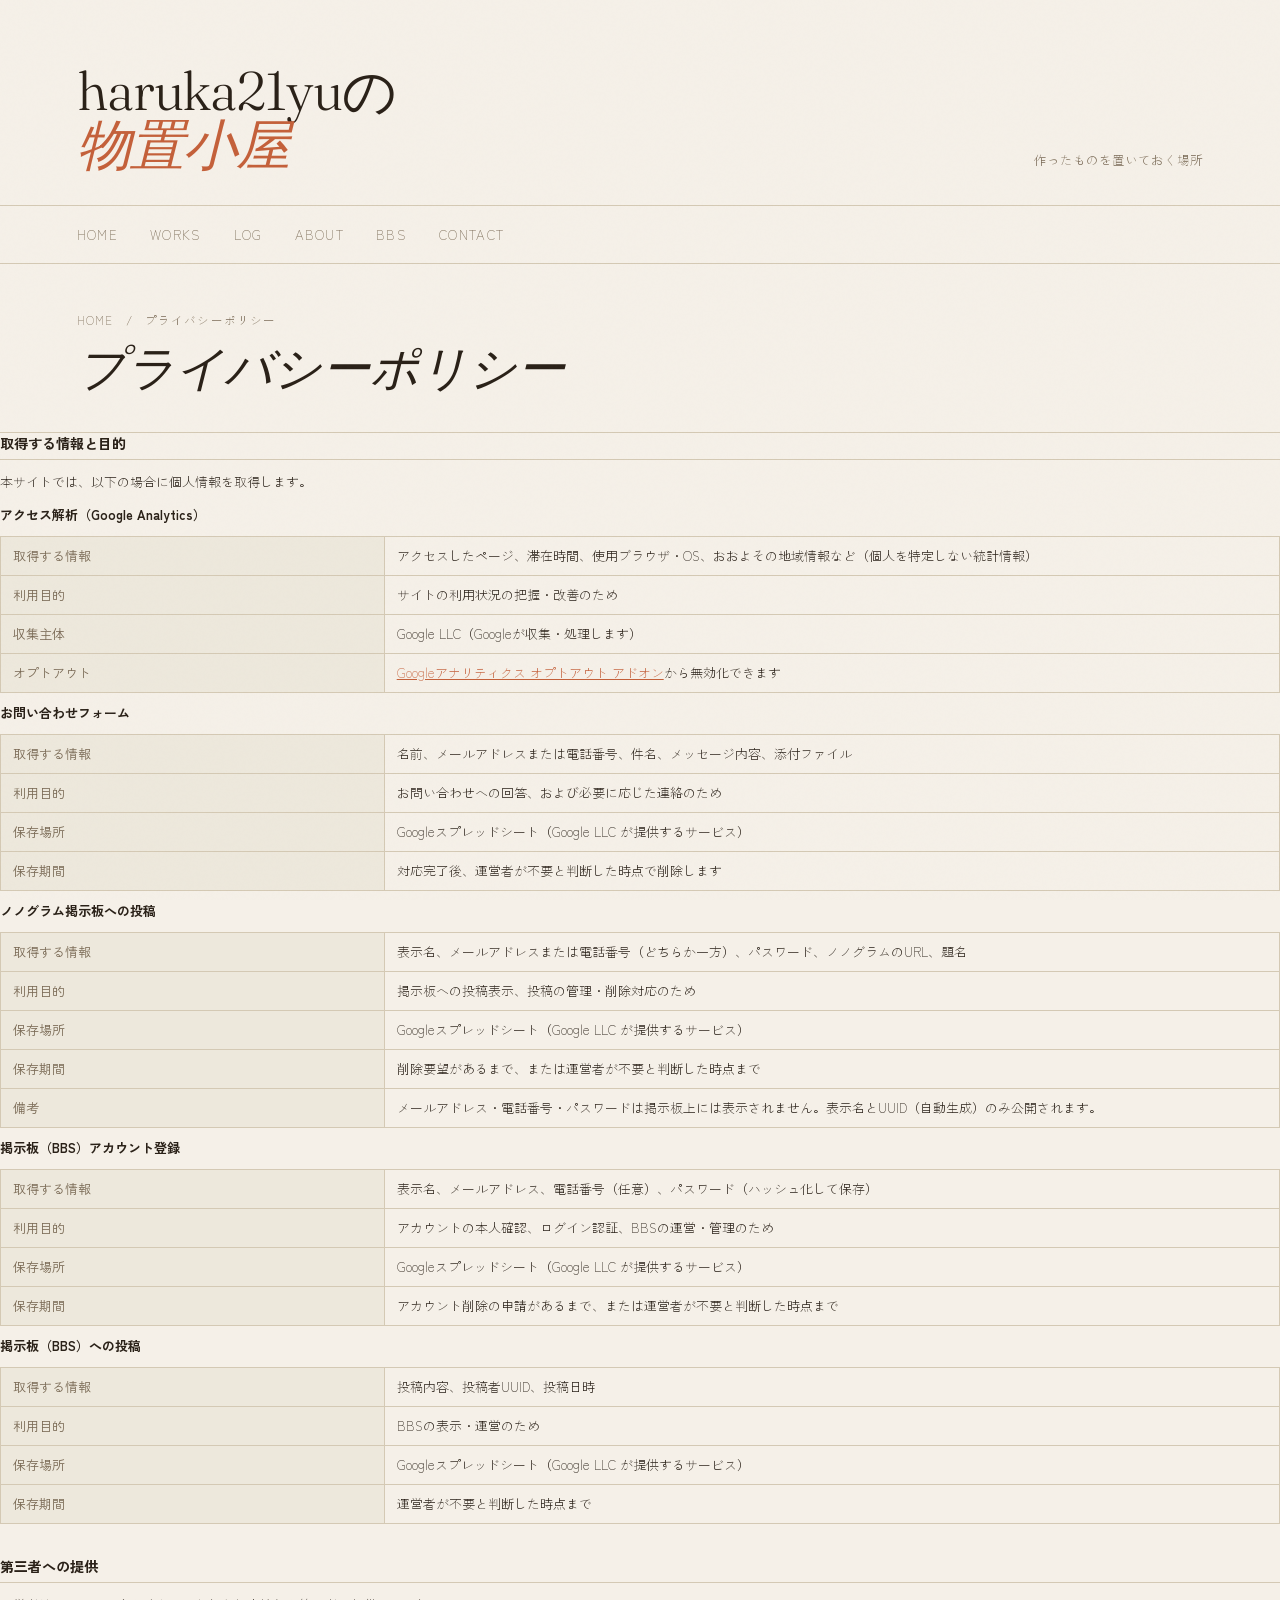
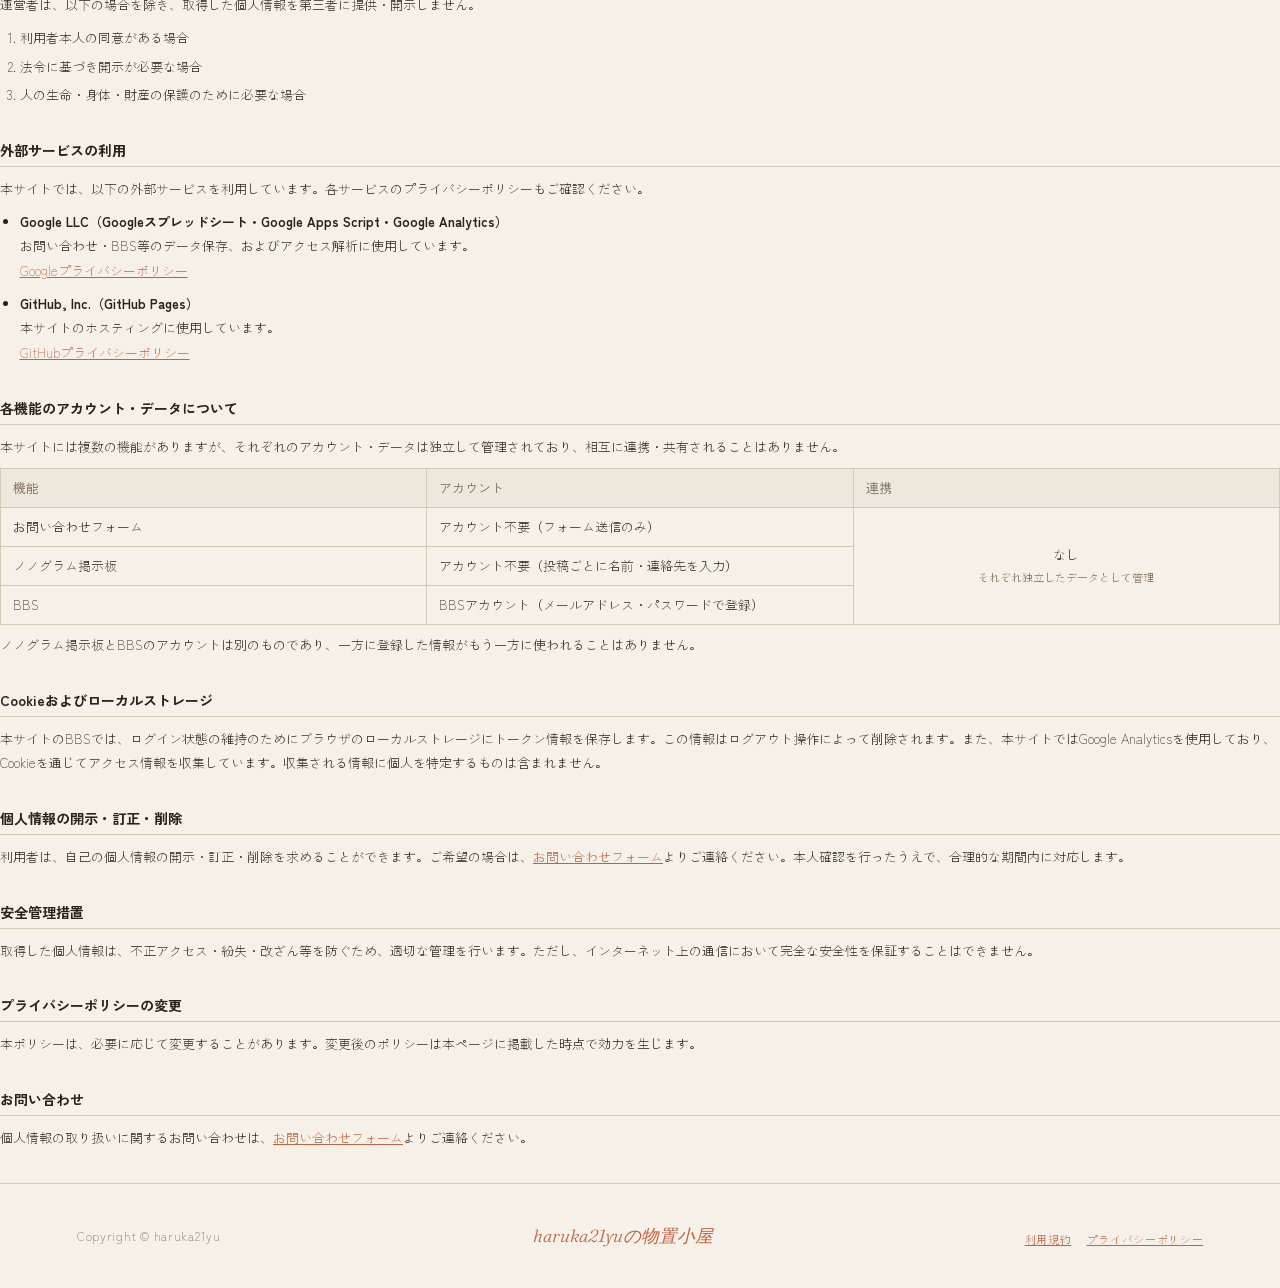
<file: privacy/index.html>
<!DOCTYPE html>
<html lang="ja">
<head>
  <meta charset="UTF-8">
  <meta name="viewport" content="width=device-width, initial-scale=1.0">
  <meta name="robots" content="index, follow">
  <meta name="description" content="作ったものを置いておく場所">
  <meta property="og:title" content="haruka21yuの物置小屋">
  <meta property="og:type" content="website">
  <meta property="og:site_name" content="haruka21yuの物置小屋">
  <meta property="og:locale" content="ja_JP">
  <meta property="og:image" content="https://haruka21yu.github.io/assets/img/haruka21yu-s_storage-shed.png">
  <meta property="og:image:width" content="1200">
  <meta property="og:image:height" content="630">
  <title>プライバシーポリシー - haruka21yuの物置小屋</title>
  <link rel="preconnect" href="https://fonts.googleapis.com">
  <link href="https://fonts.googleapis.com/css2?family=Fraunces:ital,wght@0,300;0,400;1,300;1,400&family=Zen+Kaku+Gothic+New:wght@300;400&display=swap" rel="stylesheet">
  <link rel="stylesheet" href="https://haruka21yu.github.io/assets/style.css">
  <link rel="icon" type="image/png" href="https://haruka21yu.github.io/assets/img/haruka21yu.png">
  <script>
    window.dataLayer = window.dataLayer || [];
    function gtag(){dataLayer.push(arguments);}
    gtag('js', new Date());
    gtag('config', 'G-K1T7J74YJK');
  </script>
</head>
<body>
  <header>
    <div>
      <a href="https://haruka21yu.github.io/" class="site-title">haruka21yuの<br><em>物置小屋</em></a>
    </div>
    <p class="site-sub">作ったものを置いておく場所</p>
  </header>
  <nav>
    <a href="https://haruka21yu.github.io/">home</a>
    <a href="https://haruka21yu.github.io/works/">works</a>
    <a href="https://haruka21yu.github.io/log/">log</a>
    <a href="https://haruka21yu.github.io/about/">about</a>
    <a href="https://haruka21yu.github.io/bbs/">bbs</a>
    <a href="https://haruka21yu.github.io/contact/">contact</a>
  </nav>
  <div class="page-header">
    <p class="breadcrumb">
      <a href="https://haruka21yu.github.io/">home</a>
      <span>/</span>
      プライバシーポリシー
    </p>
    <h1>プライバシーポリシー</h1>
  </div>
    <div class="legal-section">
      <h2>取得する情報と目的</h2>
      <p>本サイトでは、以下の場合に個人情報を取得します。</p>
      <p><strong>アクセス解析（Google Analytics）</strong></p>
      <table class="info-table">
        <tr><th>取得する情報</th><td>アクセスしたページ、滞在時間、使用ブラウザ・OS、おおよその地域情報など（個人を特定しない統計情報）</td></tr>
        <tr><th>利用目的</th><td>サイトの利用状況の把握・改善のため</td></tr>
        <tr><th>収集主体</th><td>Google LLC（Googleが収集・処理します）</td></tr>
        <tr><th>オプトアウト</th><td><a href="https://tools.google.com/dlpage/gaoptout" target="_blank" rel="noopener" style="color:var(--accent);">Googleアナリティクス オプトアウト アドオン</a>から無効化できます</td></tr>
      </table>
      <p><strong>お問い合わせフォーム</strong></p>
      <table class="info-table">
        <tr><th>取得する情報</th><td>名前、メールアドレスまたは電話番号、件名、メッセージ内容、添付ファイル</td></tr>
        <tr><th>利用目的</th><td>お問い合わせへの回答、および必要に応じた連絡のため</td></tr>
        <tr><th>保存場所</th><td>Googleスプレッドシート（Google LLC が提供するサービス）</td></tr>
        <tr><th>保存期間</th><td>対応完了後、運営者が不要と判断した時点で削除します</td></tr>
      </table>
      <p><strong>ノノグラム掲示板への投稿</strong></p>
      <table class="info-table">
        <tr><th>取得する情報</th><td>表示名、メールアドレスまたは電話番号（どちらか一方）、パスワード、ノノグラムのURL、題名</td></tr>
        <tr><th>利用目的</th><td>掲示板への投稿表示、投稿の管理・削除対応のため</td></tr>
        <tr><th>保存場所</th><td>Googleスプレッドシート（Google LLC が提供するサービス）</td></tr>
        <tr><th>保存期間</th><td>削除要望があるまで、または運営者が不要と判断した時点まで</td></tr>
        <tr><th>備考</th><td>メールアドレス・電話番号・パスワードは掲示板上には表示されません。表示名とUUID（自動生成）のみ公開されます。</td></tr>
      </table>
      <p><strong>掲示板（BBS）アカウント登録</strong></p>
      <table class="info-table">
        <tr><th>取得する情報</th><td>表示名、メールアドレス、電話番号（任意）、パスワード（ハッシュ化して保存）</td></tr>
        <tr><th>利用目的</th><td>アカウントの本人確認、ログイン認証、BBSの運営・管理のため</td></tr>
        <tr><th>保存場所</th><td>Googleスプレッドシート（Google LLC が提供するサービス）</td></tr>
        <tr><th>保存期間</th><td>アカウント削除の申請があるまで、または運営者が不要と判断した時点まで</td></tr>
      </table>
      <p><strong>掲示板（BBS）への投稿</strong></p>
      <table class="info-table">
        <tr><th>取得する情報</th><td>投稿内容、投稿者UUID、投稿日時</td></tr>
        <tr><th>利用目的</th><td>BBSの表示・運営のため</td></tr>
        <tr><th>保存場所</th><td>Googleスプレッドシート（Google LLC が提供するサービス）</td></tr>
        <tr><th>保存期間</th><td>運営者が不要と判断した時点まで</td></tr>
      </table>
    </div>
    <div class="legal-section">
      <h2>第三者への提供</h2>
      <p>運営者は、以下の場合を除き、取得した個人情報を第三者に提供・開示しません。</p>
      <ol>
        <li>利用者本人の同意がある場合</li>
        <li>法令に基づき開示が必要な場合</li>
        <li>人の生命・身体・財産の保護のために必要な場合</li>
      </ol>
    </div>
    <div class="legal-section">
      <h2>外部サービスの利用</h2>
      <p>本サイトでは、以下の外部サービスを利用しています。各サービスのプライバシーポリシーもご確認ください。</p>
      <ul>
        <li><strong>Google LLC（Googleスプレッドシート・Google Apps Script・Google Analytics）</strong><br>
        お問い合わせ・BBS等のデータ保存、およびアクセス解析に使用しています。<br>
        <a href="https://policies.google.com/privacy" target="_blank" rel="noopener" style="color:var(--accent);">Googleプライバシーポリシー</a></li>
        <li style="margin-top:8px;"><strong>GitHub, Inc.（GitHub Pages）</strong><br>
        本サイトのホスティングに使用しています。<br>
        <a href="https://docs.github.com/ja/site-policy/privacy-policies/github-privacy-statement" target="_blank" rel="noopener" style="color:var(--accent);">GitHubプライバシーポリシー</a></li>
      </ul>
    </div>
    <div class="legal-section">
      <h2>各機能のアカウント・データについて</h2>
      <p>本サイトには複数の機能がありますが、それぞれのアカウント・データは独立して管理されており、相互に連携・共有されることはありません。</p>
      <table class="info-table">
        <tr>
          <th>機能</th>
          <th>アカウント</th>
          <th>連携</th>
        </tr>
        <tr>
          <td>お問い合わせフォーム</td>
          <td>アカウント不要（フォーム送信のみ）</td>
          <td rowspan="3" style="vertical-align:middle;text-align:center;">なし<br><span style="font-size:11px;color:var(--muted);">それぞれ独立したデータとして管理</span></td>
        </tr>
        <tr>
          <td>ノノグラム掲示板</td>
          <td>アカウント不要（投稿ごとに名前・連絡先を入力）</td>
        </tr>
        <tr>
          <td>BBS</td>
          <td>BBSアカウント（メールアドレス・パスワードで登録）</td>
        </tr>
      </table>
      <p>ノノグラム掲示板とBBSのアカウントは別のものであり、一方に登録した情報がもう一方に使われることはありません。</p>
    </div>
    <div class="legal-section">
      <h2>Cookieおよびローカルストレージ</h2>
      <p>本サイトのBBSでは、ログイン状態の維持のためにブラウザのローカルストレージにトークン情報を保存します。この情報はログアウト操作によって削除されます。また、本サイトではGoogle Analyticsを使用しており、Cookieを通じてアクセス情報を収集しています。収集される情報に個人を特定するものは含まれません。</p>
    </div>
    <div class="legal-section">
      <h2>個人情報の開示・訂正・削除</h2>
      <p>利用者は、自己の個人情報の開示・訂正・削除を求めることができます。ご希望の場合は、<a href="https://haruka21yu.github.io/contact/" style="color:var(--accent);">お問い合わせフォーム</a>よりご連絡ください。本人確認を行ったうえで、合理的な期間内に対応します。</p>
    </div>
    <div class="legal-section">
      <h2>安全管理措置</h2>
      <p>取得した個人情報は、不正アクセス・紛失・改ざん等を防ぐため、適切な管理を行います。ただし、インターネット上の通信において完全な安全性を保証することはできません。</p>
    </div>
    <div class="legal-section">
      <h2>プライバシーポリシーの変更</h2>
      <p>本ポリシーは、必要に応じて変更することがあります。変更後のポリシーは本ページに掲載した時点で効力を生じます。</p>
    </div>
    <div class="legal-section">
      <h2>お問い合わせ</h2>
      <p>個人情報の取り扱いに関するお問い合わせは、<a href="https://haruka21yu.github.io/contact/" style="color:var(--accent);">お問い合わせフォーム</a>よりご連絡ください。</p>
    </div>
  </div>
  <footer>
    <p>Copyright © haruka21yu</p>
    <span class="footer-mark">haruka21yuの物置小屋</span>
    <p style="font-size:11px;margin-top:6px;">
      <a href="https://haruka21yu.github.io/terms/" style="color:var(--accent);">利用規約</a>　
      <a href="https://haruka21yu.github.io/privacy/" style="color:var(--accent);">プライバシーポリシー</a>
    </p>
  </footer>
</body>
</html>
</file>
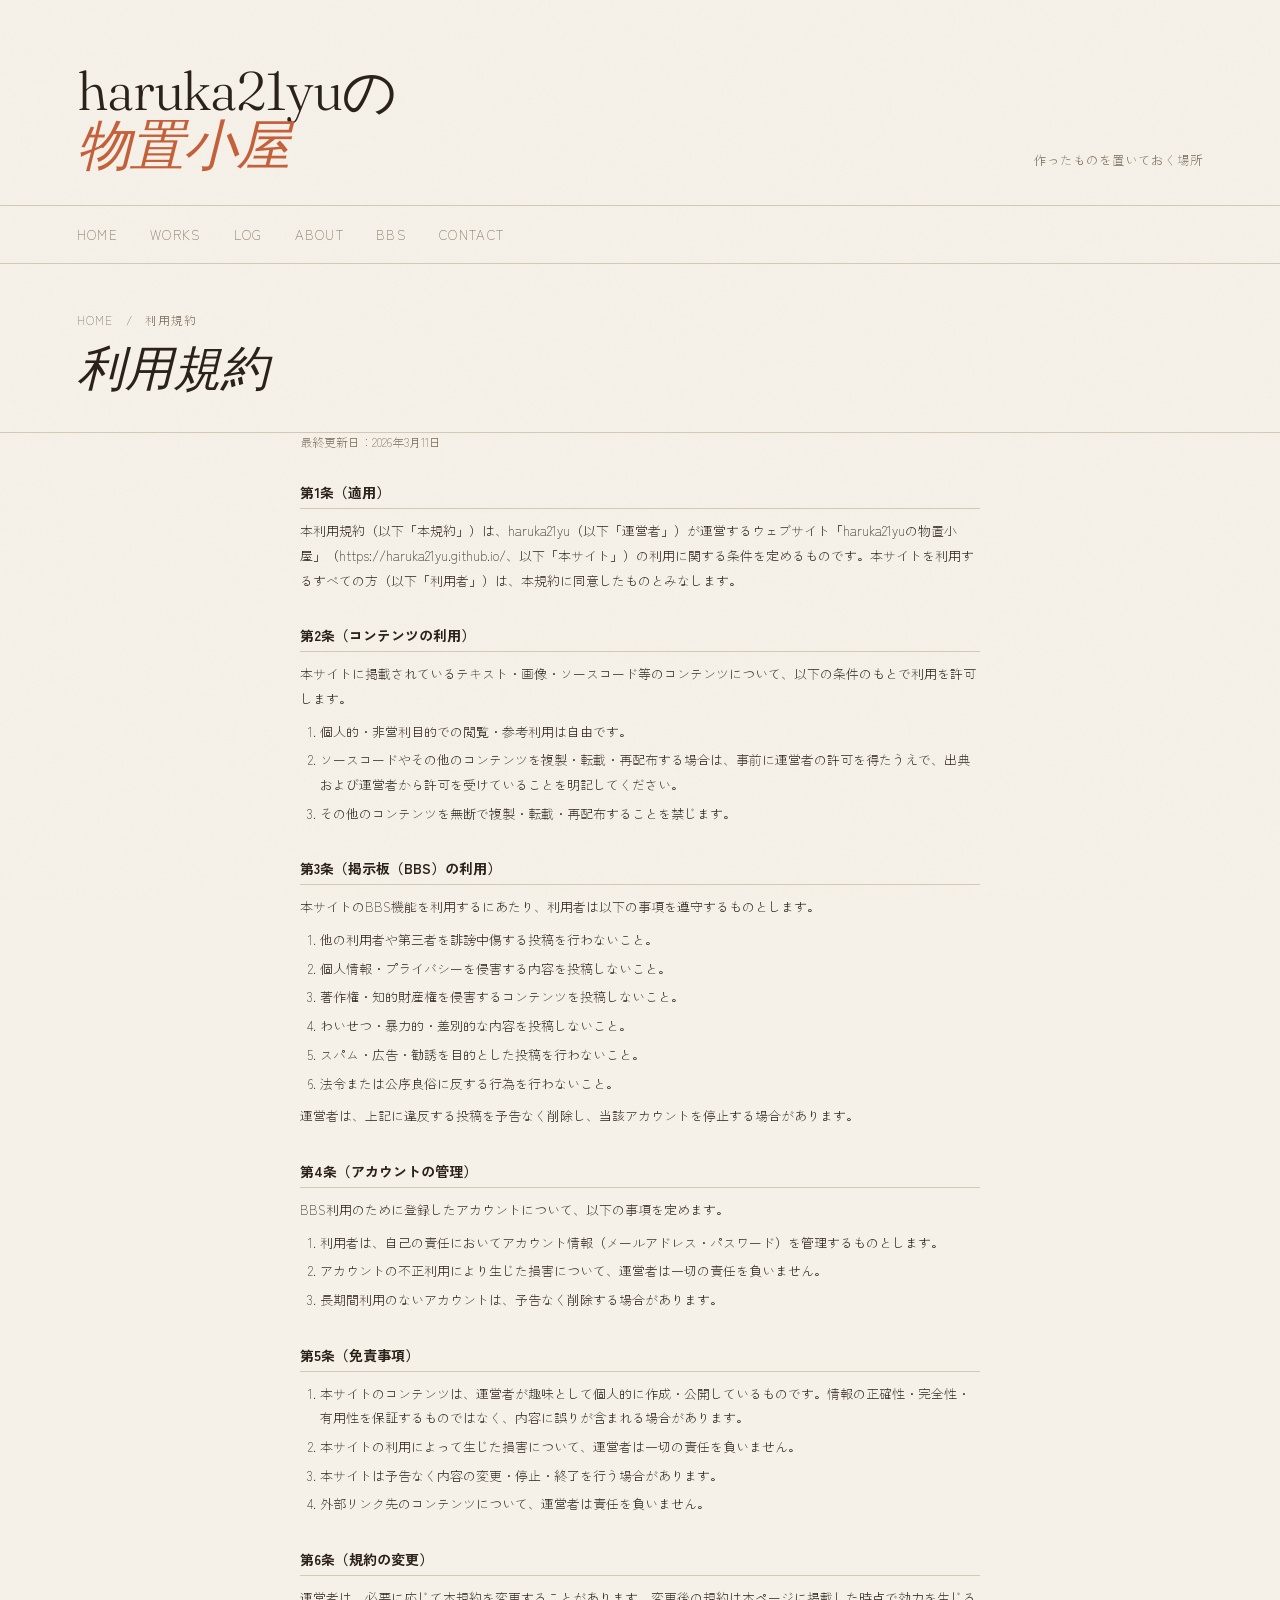
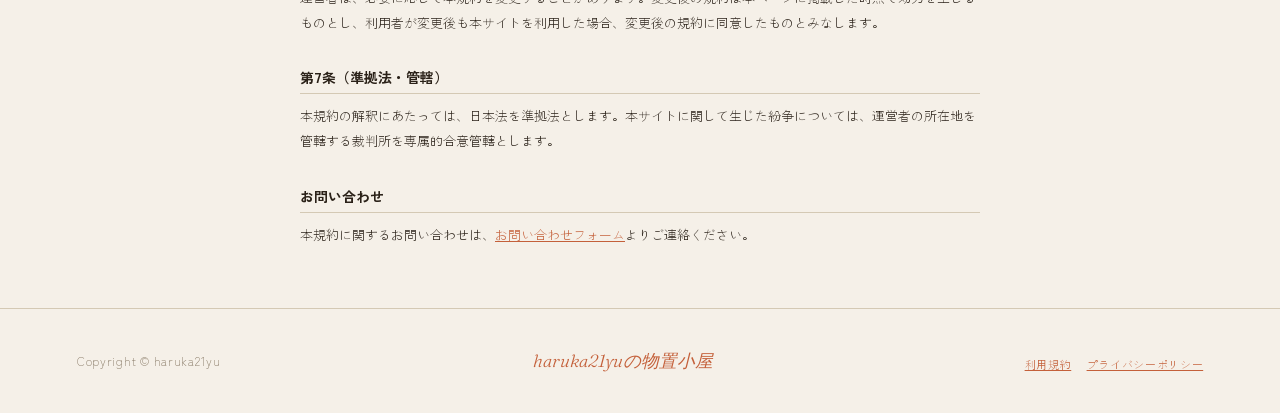
<file: terms/index.html>
<!DOCTYPE html>
<html lang="ja">
<head>
  <meta charset="UTF-8">
  <meta name="viewport" content="width=device-width, initial-scale=1.0">
  <meta name="robots" content="index, follow">
  <meta name="description" content="作ったものを置いておく場所">
  <meta property="og:title" content="haruka21yuの物置小屋">
  <meta property="og:type" content="website">
  <meta property="og:site_name" content="haruka21yuの物置小屋">
  <meta property="og:locale" content="ja_JP">
  <meta property="og:image" content="https://haruka21yu.github.io/assets/img/haruka21yu-s_storage-shed.png">
  <meta property="og:image:width" content="1200">
  <meta property="og:image:height" content="630">
  <title>利用規約 - haruka21yuの物置小屋</title>
  <link rel="preconnect" href="https://fonts.googleapis.com">
  <link href="https://fonts.googleapis.com/css2?family=Fraunces:ital,wght@0,300;0,400;1,300;1,400&family=Zen+Kaku+Gothic+New:wght@300;400&display=swap" rel="stylesheet">
  <link rel="stylesheet" href="https://haruka21yu.github.io/assets/style.css">
  <link rel="icon" type="image/png" href="https://haruka21yu.github.io/assets/img/haruka21yu.png">
  <script>
    window.dataLayer = window.dataLayer || [];
    function gtag(){dataLayer.push(arguments);}
    gtag('js', new Date());
    gtag('config', 'G-K1T7J74YJK');
  </script>
</head>
<body>
  <header>
    <div>
      <a href="https://haruka21yu.github.io/" class="site-title">haruka21yuの<br><em>物置小屋</em></a>
    </div>
    <p class="site-sub">作ったものを置いておく場所</p>
  </header>
  <nav>
    <a href="https://haruka21yu.github.io/">home</a>
    <a href="https://haruka21yu.github.io/works/">works</a>
    <a href="https://haruka21yu.github.io/log/">log</a>
    <a href="https://haruka21yu.github.io/about/">about</a>
    <a href="https://haruka21yu.github.io/bbs/">bbs</a>
    <a href="https://haruka21yu.github.io/contact/">contact</a>
  </nav>
  <div class="page-header">
    <p class="breadcrumb">
      <a href="https://haruka21yu.github.io/">home</a>
      <span>/</span>
      利用規約
    </p>
    <h1>利用規約</h1>
  </div>
  <div class="legal-body">
    <p class="legal-updated">最終更新日：2026年3月11日</p>
    <div class="legal-section">
      <h2>第1条（適用）</h2>
      <p>本利用規約（以下「本規約」）は、haruka21yu（以下「運営者」）が運営するウェブサイト「haruka21yuの物置小屋」（https://haruka21yu.github.io/、以下「本サイト」）の利用に関する条件を定めるものです。本サイトを利用するすべての方（以下「利用者」）は、本規約に同意したものとみなします。</p>
    </div>
    <div class="legal-section">
      <h2>第2条（コンテンツの利用）</h2>
      <p>本サイトに掲載されているテキスト・画像・ソースコード等のコンテンツについて、以下の条件のもとで利用を許可します。</p>
      <ol>
        <li>個人的・非営利目的での閲覧・参考利用は自由です。</li>
        <li>ソースコードやその他のコンテンツを複製・転載・再配布する場合は、事前に運営者の許可を得たうえで、出典および運営者から許可を受けていることを明記してください。</li>
        <li>その他のコンテンツを無断で複製・転載・再配布することを禁じます。</li>
      </ol>
    </div>
    <div class="legal-section">
      <h2>第3条（掲示板（BBS）の利用）</h2>
      <p>本サイトのBBS機能を利用するにあたり、利用者は以下の事項を遵守するものとします。</p>
      <ol>
        <li>他の利用者や第三者を誹謗中傷する投稿を行わないこと。</li>
        <li>個人情報・プライバシーを侵害する内容を投稿しないこと。</li>
        <li>著作権・知的財産権を侵害するコンテンツを投稿しないこと。</li>
        <li>わいせつ・暴力的・差別的な内容を投稿しないこと。</li>
        <li>スパム・広告・勧誘を目的とした投稿を行わないこと。</li>
        <li>法令または公序良俗に反する行為を行わないこと。</li>
      </ol>
      <p>運営者は、上記に違反する投稿を予告なく削除し、当該アカウントを停止する場合があります。</p>
    </div>
    <div class="legal-section">
      <h2>第4条（アカウントの管理）</h2>
      <p>BBS利用のために登録したアカウントについて、以下の事項を定めます。</p>
      <ol>
        <li>利用者は、自己の責任においてアカウント情報（メールアドレス・パスワード）を管理するものとします。</li>
        <li>アカウントの不正利用により生じた損害について、運営者は一切の責任を負いません。</li>
        <li>長期間利用のないアカウントは、予告なく削除する場合があります。</li>
      </ol>
    </div>
    <div class="legal-section">
      <h2>第5条（免責事項）</h2>
      <ol>
        <li>本サイトのコンテンツは、運営者が趣味として個人的に作成・公開しているものです。情報の正確性・完全性・有用性を保証するものではなく、内容に誤りが含まれる場合があります。</li>
        <li>本サイトの利用によって生じた損害について、運営者は一切の責任を負いません。</li>
        <li>本サイトは予告なく内容の変更・停止・終了を行う場合があります。</li>
        <li>外部リンク先のコンテンツについて、運営者は責任を負いません。</li>
      </ol>
    </div>
    <div class="legal-section">
      <h2>第6条（規約の変更）</h2>
      <p>運営者は、必要に応じて本規約を変更することがあります。変更後の規約は本ページに掲載した時点で効力を生じるものとし、利用者が変更後も本サイトを利用した場合、変更後の規約に同意したものとみなします。</p>
    </div>
    <div class="legal-section">
      <h2>第7条（準拠法・管轄）</h2>
      <p>本規約の解釈にあたっては、日本法を準拠法とします。本サイトに関して生じた紛争については、運営者の所在地を管轄する裁判所を専属的合意管轄とします。</p>
    </div>
    <div class="legal-section">
      <h2>お問い合わせ</h2>
      <p>本規約に関するお問い合わせは、<a href="https://haruka21yu.github.io/contact/" style="color:var(--accent);">お問い合わせフォーム</a>よりご連絡ください。</p>
    </div>
  </div>
  <footer>
    <p>Copyright © haruka21yu</p>
    <span class="footer-mark">haruka21yuの物置小屋</span>
    <p style="font-size:11px;margin-top:6px;">
      <a href="https://haruka21yu.github.io/terms/" style="color:var(--accent);">利用規約</a>　
      <a href="https://haruka21yu.github.io/privacy/" style="color:var(--accent);">プライバシーポリシー</a>
    </p>
  </footer>
</body>
</html>
</file>
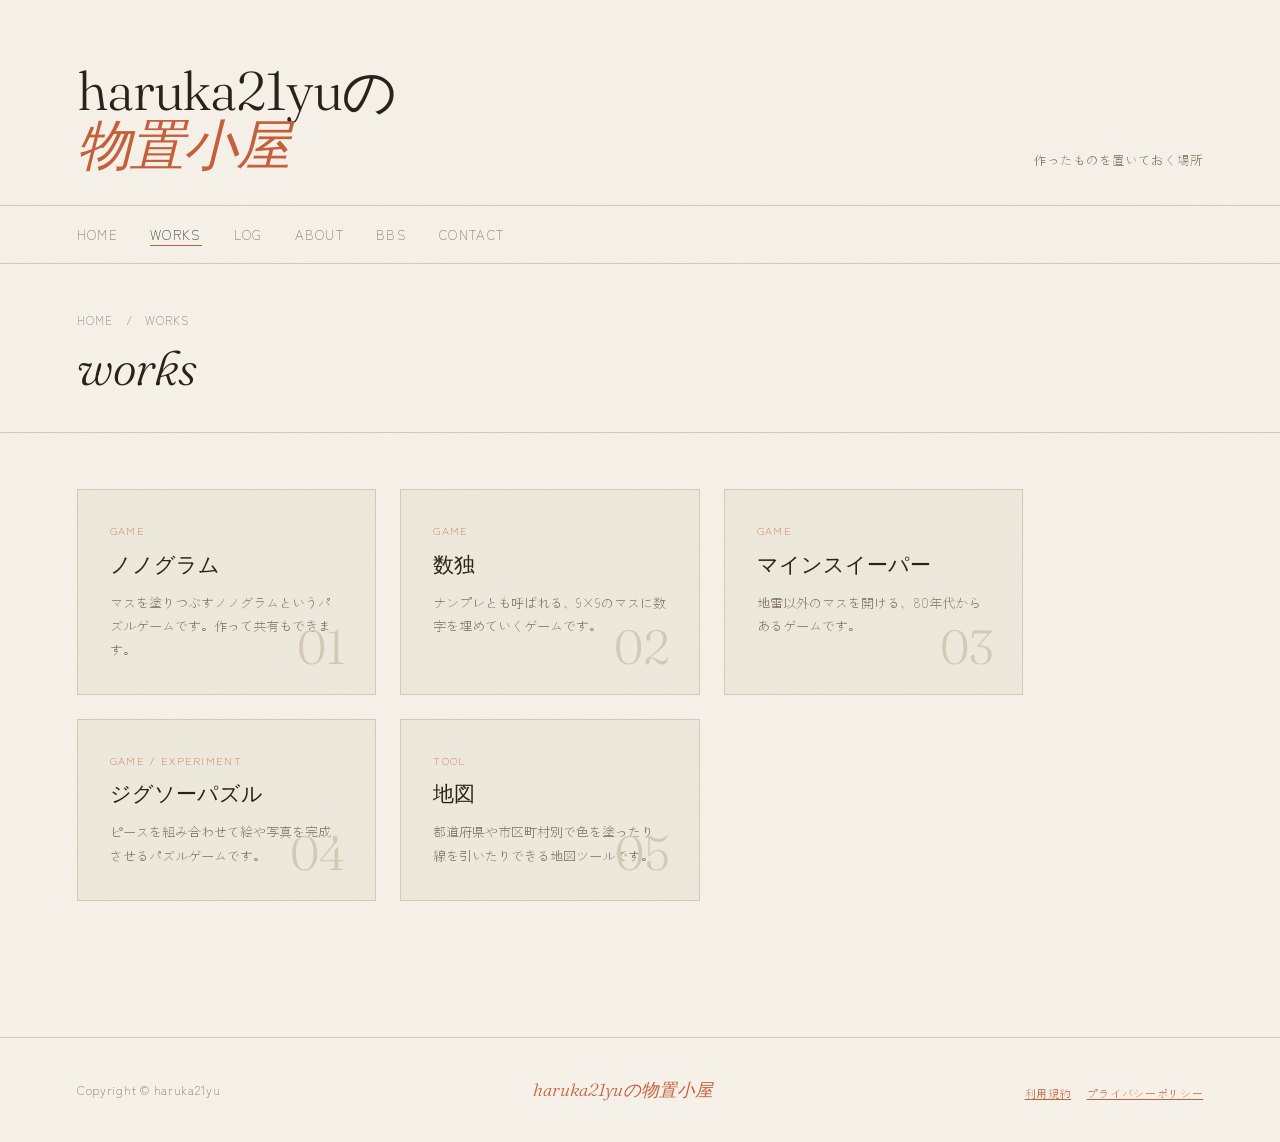
<file: works/index.html>
<!DOCTYPE html>
<html lang="ja">
<head>
  <meta charset="UTF-8">
  <meta name="viewport" content="width=device-width, initial-scale=1.0">
  <meta name="robots" content="index, follow">
  <meta name="description" content="作ったものを置いておく場所">
  <meta property="og:title" content="haruka21yuの物置小屋">
  <meta property="og:type" content="website">
  <meta property="og:site_name" content="haruka21yuの物置小屋">
  <meta property="og:locale" content="ja_JP">
  <meta property="og:image" content="https://haruka21yu.github.io/assets/img/haruka21yu-s_storage-shed.png">
  <meta property="og:image:width" content="1200">
  <meta property="og:image:height" content="630">
  <title>works - haruka21yuの物置小屋</title>
  <link rel="preconnect" href="https://fonts.googleapis.com">
  <link href="https://fonts.googleapis.com/css2?family=Fraunces:ital,wght@0,300;0,400;1,300;1,400&family=Zen+Kaku+Gothic+New:wght@300;400&display=swap" rel="stylesheet">
  <link rel="stylesheet" href="https://haruka21yu.github.io/assets/style.css">
  <link rel="icon" type="image/png" href="https://haruka21yu.github.io/assets/img/haruka21yu.png">
  <script>
    window.dataLayer = window.dataLayer || [];
    function gtag(){dataLayer.push(arguments);}
    gtag('js', new Date());
    gtag('config', 'G-K1T7J74YJK');
  </script>
</head>
<body>
  <header>
    <div>
      <a href="https://haruka21yu.github.io/" class="site-title">haruka21yuの<br><em>物置小屋</em></a>
    </div>
    <p class="site-sub">作ったものを置いておく場所</p>
  </header>
  <nav>
    <a href="https://haruka21yu.github.io/">home</a>
    <a href="https://haruka21yu.github.io/works/" class="active">works</a>
    <a href="https://haruka21yu.github.io/log/">log</a>
    <a href="https://haruka21yu.github.io/about/">about</a>
    <a href="https://haruka21yu.github.io/bbs/">bbs</a>
    <a href="https://haruka21yu.github.io/contact/">contact</a>
  </nav>
  <div class="page-header">
    <p class="breadcrumb">
      <a href="https://haruka21yu.github.io/">home</a>
      <span>/</span>
      works
    </p>
    <h1>works</h1>
  </div>
  <div class="works-full">
    <div class="works-grid">
      <!-- card-numをカウントアップして -->
      <!--
        game:ゲーム(2Dゲーム・パズルゲーム・シミュレーションなど)
        tool:ツール(テキスト処理・変換など)
        document:ドキュメント(メモ・仕様書など)
        in progress:製作途中
        experiment:実験(試作・テストなど)
      -->
      <a href="https://haruka21yu.github.io/works/nonogram/" class="card">
        <div class="card-tag">game</div>
        <h2 class="card-title">ノノグラム</h2>
        <p class="card-desc">マスを塗りつぶすノノグラムというパズルゲームです。作って共有もできます。</p>
        <span class="card-num">01</span>
      </a>
      <a href="https://haruka21yu.github.io/works/sudoku/" class="card">
        <div class="card-tag">game</div>
        <h2 class="card-title">数独</h2>
        <p class="card-desc">ナンプレとも呼ばれる、9×9のマスに数字を埋めていくゲームです。</p>
        <span class="card-num">02</span>
      </a>
      <a href="https://haruka21yu.github.io/works/minesweeper/" class="card">
        <div class="card-tag">game</div>
        <h2 class="card-title">マインスイーパー</h2>
        <p class="card-desc">地雷以外のマスを開ける、80年代からあるゲームです。</p>
        <span class="card-num">03</span>
      </a>
      <a href="https://haruka21yu.github.io/works/jigsaw/" class="card">
        <div class="card-tag">game / experiment</div>
        <h2 class="card-title">ジグソーパズル</h2>
        <p class="card-desc">ピースを組み合わせて絵や写真を完成させるパズルゲームです。</p>
        <span class="card-num">04</span>
      </a>
      <a href="https://haruka21yu.github.io/works/map/" class="card">
        <div class="card-tag">tool</div>
        <h2 class="card-title">地図</h2>
        <p class="card-desc">都道府県や市区町村別で色を塗ったり線を引いたりできる地図ツールです。</p>
        <span class="card-num">05</span>
      </a>
    </div>
  </div>
  <footer>
    <p>Copyright © haruka21yu</p>
    <span class="footer-mark">haruka21yuの物置小屋</span>
    <p style="font-size:11px;margin-top:6px;">
      <a href="https://haruka21yu.github.io/terms/" style="color:var(--accent);">利用規約</a>　
      <a href="https://haruka21yu.github.io/privacy/" style="color:var(--accent);">プライバシーポリシー</a>
    </p>
  </footer>
</body>
</html>
</file>
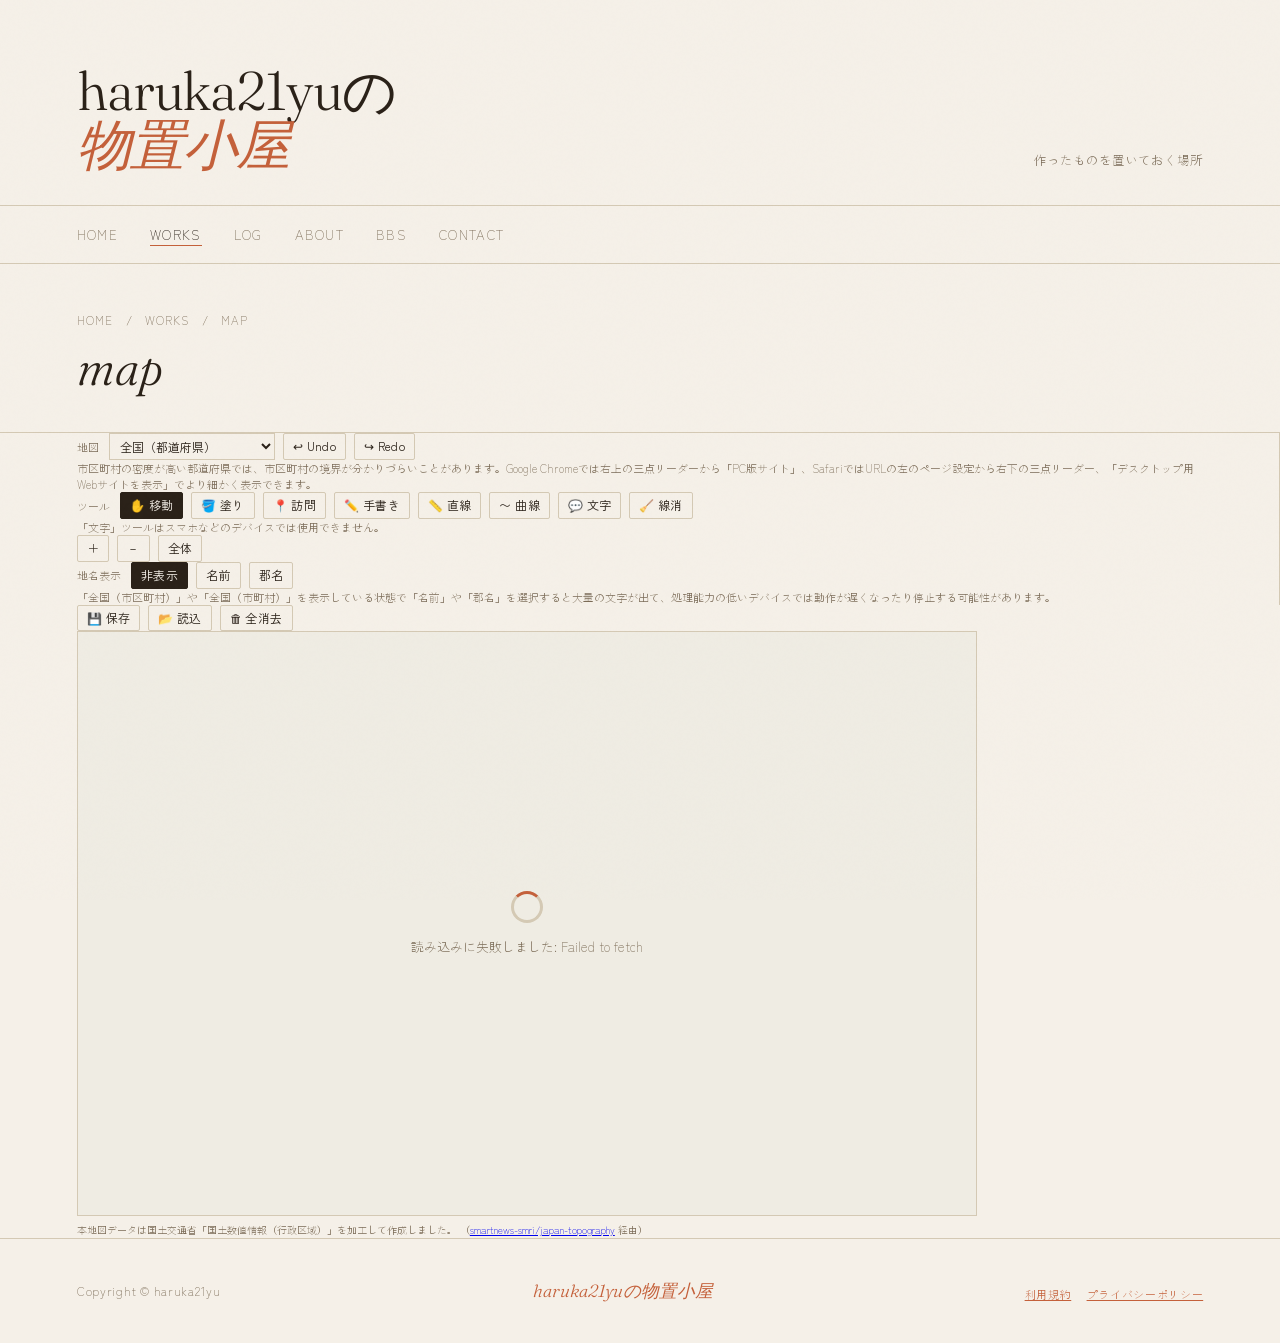
<file: works/map/index.html>
<!DOCTYPE html>
<html lang="ja">
<head>
  <meta charset="UTF-8">
  <meta name="viewport" content="width=device-width, initial-scale=1.0">
  <meta name="robots" content="index, follow">
  <meta name="description" content="作ったものを置いておく場所">
  <meta property="og:title" content="haruka21yuの物置小屋">
  <meta property="og:type" content="website">
  <meta property="og:site_name" content="haruka21yuの物置小屋">
  <meta property="og:locale" content="ja_JP">
  <meta property="og:image" content="https://haruka21yu.github.io/assets/img/haruka21yu-s_storage-shed.png">
  <meta property="og:image:width" content="1200">
  <meta property="og:image:height" content="630">
  <title>map - works - haruka21yuの物置小屋</title>
  <link rel="preconnect" href="https://fonts.googleapis.com">
  <link href="https://fonts.googleapis.com/css2?family=Fraunces:ital,wght@0,300;0,400;1,300;1,400&family=Zen+Kaku+Gothic+New:wght@300;400&display=swap" rel="stylesheet">
  <link rel="stylesheet" href="https://haruka21yu.github.io/assets/style.css">
  <link rel="icon" type="image/png" href="https://haruka21yu.github.io/assets/img/haruka21yu.png">
  <script>
    window.dataLayer = window.dataLayer || [];
    function gtag(){dataLayer.push(arguments);}
    gtag('js', new Date());
    gtag('config', 'G-K1T7J74YJK');
  </script>
</head>
<body>
  <header>
    <div>
      <a href="https://haruka21yu.github.io/" class="site-title">haruka21yuの<br><em>物置小屋</em></a>
    </div>
    <p class="site-sub">作ったものを置いておく場所</p>
  </header>
  <nav>
    <a href="https://haruka21yu.github.io/">home</a>
    <a href="https://haruka21yu.github.io/works/" class="active">works</a>
    <a href="https://haruka21yu.github.io/log/">log</a>
    <a href="https://haruka21yu.github.io/about/">about</a>
    <a href="https://haruka21yu.github.io/bbs/">bbs</a>
    <a href="https://haruka21yu.github.io/contact/">contact</a>
  </nav>
  <div class="page-header">
    <p class="breadcrumb">
      <a href="https://haruka21yu.github.io/">home</a>
      <span>/</span>
      <a href="https://haruka21yu.github.io/works/">works</a>
      <span>/</span>
      map
    </p>
    <h1>map</h1>
  </div>
  <div id="toolbar">
    <div class="tool-group">
      <label>地図</label>
      <select id="map-mode-select" onchange="changeMapMode()">
        <option value="pref">全国（都道府県）</option>
        <option value="muni">全国（市区町村）</option>
        <option value="city">全国（市町村）</option>
        <option value="pref-detail">都道府県別（市区町村）</option>
      </select>
      <div id="pref-select-wrap">
        <select id="pref-select" onchange="loadPrefDetail()">
          <option value="">都道府県を選択</option>
        </select>
      </div>
      <button class="tool-btn" onclick="undo()" id="btn-undo">↩ Undo</button>
      <button class="tool-btn" onclick="redo()" id="btn-redo">↪ Redo</button>
    </div>
    <div class="tool-group">
      <label>市区町村の密度が高い都道府県では、市区町村の境界が分かりづらいことがあります。Google Chromeでは右上の三点リーダーから「PC版サイト」、SafariではURLの左のページ設定から右下の三点リーダー、「デスクトップ用Webサイトを表示」でより細かく表示できます。</label>
    </div>
    <div class="tool-group">
      <label>ツール</label>
      <button class="tool-btn active" id="btn-pan"   onclick="setTool('pan')">✋ 移動</button>
      <button class="tool-btn" id="btn-fill"  onclick="setTool('fill')">🪣 塗り</button>
      <button class="tool-btn" id="btn-visited" onclick="setTool('visited')">📍 訪問</button>
      <button class="tool-btn" id="btn-draw" onclick="setTool('draw')">✏️ 手書き</button>
      <button class="tool-btn" id="btn-draw-line" onclick="setTool('draw-line')">📏 直線</button>
      <button class="tool-btn" id="btn-draw-curve" onclick="setTool('draw-curve')">〜 曲線</button>
      <button class="tool-btn" id="btn-text"  onclick="setTool('text')">💬 文字</button>
      <button class="tool-btn" id="btn-erase-draw" onclick="setTool('erase-draw')">🧹 線消</button>
    </div>
    <div class="tool-group" id="fill-color-group">
      <label>塗り色</label>
      <div id="color-palette"></div>
      <input type="color" id="fill-color" value="#c4603a" title="カスタム色">
      <button class="tool-btn" onclick="clearSelectedFill()">消去</button>
    </div>
    <div class="tool-group" id="draw-settings" style="display:none;">
      <label>線色</label>
      <input type="color" id="draw-color" value="#c4603a">
      <label>太さ</label>
      <input type="range" id="draw-width" min="1" max="20" value="3">
      <label>種類</label>
      <select id="draw-style">
        <option value="solid">実線</option>
        <option value="dashed">破線</option>
        <option value="dotted">点線</option>
      </select>
    </div>
    <div class="tool-group">
      <label>「文字」ツールはスマホなどのデバイスでは使用できません。</label>
    </div>
    <div class="tool-group">
      <button class="tool-btn" onclick="zoom(1.25)">＋</button>
      <button class="tool-btn" onclick="zoom(0.8)">－</button>
      <button class="tool-btn" onclick="resetView()">全体</button>
    </div>
    <div class="tool-group">
      <label>地名表示</label>
      <button class="tool-btn active" id="btn-label-none" onclick="toggleLabelType('none')">非表示</button>
      <button class="tool-btn" id="btn-label-name" onclick="toggleLabelType('name')">名前</button>
      <button class="tool-btn" id="btn-label-gun" onclick="toggleLabelType('gun')">郡名</button>
    </div>
    <div class="tool-group">
      <label>「全国（市区町村）」や「全国（市町村）」を表示している状態で「名前」や「郡名」を選択すると大量の文字が出て、処理能力の低いデバイスでは動作が遅くなったり停止する可能性があります。</label>
    </div>
    <div class="tool-group">
      <button class="tool-btn" onclick="saveData()">💾 保存</button>
      <button class="tool-btn" onclick="document.getElementById('load-input').click()">📂 読込</button>
      <input type="file" id="load-input" accept=".json" style="display:none;" onchange="loadData(event)">
      <button class="tool-btn" onclick="clearAll()">🗑 全消去</button>
    </div>
  </div>
  <div id="visited-legend" style="display:none;">
    <span><span class="legend-dot" style="background:#6aaa64;"></span>訪問済み</span>
    <span><span class="legend-dot" style="background:#ede8dc;"></span>未訪問</span>
  </div>
  <div id="map-outer">
    <div id="map-wrap">
      <svg id="geo-svg" xmlns="http://www.w3.org/2000/svg"></svg>
      <canvas id="draw-canvas"></canvas>
      <div id="label-layer"></div>
      <div id="loading-overlay">
        <div class="loading-spinner"></div>
        <div id="loading-msg">地図データを読み込んでいます…</div>
      </div>
    </div>
  </div>
  <div id="credit">
    本地図データは国土交通省「国土数値情報（行政区域）」を加工して作成しました。
    （<a href="https://github.com/smartnews-smri/japan-topography" target="_blank" rel="noopener">smartnews-smri/japan-topography</a> 経由）
  </div>
  <footer>
    <p>Copyright © haruka21yu</p>
    <span class="footer-mark">haruka21yuの物置小屋</span>
    <p style="font-size:11px;margin-top:6px;">
      <a href="https://haruka21yu.github.io/terms/" style="color:var(--accent);">利用規約</a>　
      <a href="https://haruka21yu.github.io/privacy/" style="color:var(--accent);">プライバシーポリシー</a>
    </p>
  </footer>
  <script>
    var BASE_URL = 'https://raw.githubusercontent.com/smartnews-smri/japan-topography/main/data/municipality/geojson/';
    var PREFS = [
      ['01','北海道'],['02','青森県'],['03','岩手県'],['04','宮城県'],['05','秋田県'],
      ['06','山形県'],['07','福島県'],['08','茨城県'],['09','栃木県'],['10','群馬県'],
      ['11','埼玉県'],['12','千葉県'],['13','東京都'],['14','神奈川県'],['15','新潟県'],
      ['16','富山県'],['17','石川県'],['18','福井県'],['19','山梨県'],['20','長野県'],
      ['21','岐阜県'],['22','静岡県'],['23','愛知県'],['24','三重県'],['25','滋賀県'],
      ['26','京都府'],['27','大阪府'],['28','兵庫県'],['29','奈良県'],['30','和歌山県'],
      ['31','鳥取県'],['32','島根県'],['33','岡山県'],['34','広島県'],['35','山口県'],
      ['36','徳島県'],['37','香川県'],['38','愛媛県'],['39','高知県'],['40','福岡県'],
      ['41','佐賀県'],['42','長崎県'],['43','熊本県'],['44','大分県'],['45','宮崎県'],
      ['46','鹿児島県'],['47','沖縄県'],
    ];

    var MAP_W = 800;
    var MAP_H = 600;

    function isTouchDevice() {
      return (('ontouchstart' in window) ||
              (navigator.maxTouchPoints > 0) ||
              (navigator.msMaxTouchPoints > 0));
    }
    var IS_TOUCH_DEVICE = isTouchDevice();

    var PALETTE_COLORS = [
      '#ce0456','#e50045','#e7322f','#e95406',
      '#ef7e00','#f4a000','#fbc300','#ffe002',
      '#e3dc00','#c2d500','#7fbe46','#03a162',
      '#018d72','#049b7d','#018f8c','#0287a8',
      '#027bb1','#005ba9','#1d50a0','#4e4398',
      '#673a91','#7f2e8b','#9d227c','#b60969',
      '#ffffff','#808080','#000000',
    ];
    
    function initPalette() {
      var wrap = document.getElementById('color-palette');
      PALETTE_COLORS.forEach(function(color) {
        var sw = document.createElement('div');
        sw.className = 'palette-swatch';
        sw.style.background = color;
        sw.title = color;
        sw.onclick = function() {
          document.querySelectorAll('.palette-swatch').forEach(function(s){ s.classList.remove('active'); });
          sw.classList.add('active');
          document.getElementById('fill-color').value = color;
        };
        wrap.appendChild(sw);
      });
    }
    
    var S = {
      tool: 'pan',
      mapMode: 'pref',
      geoData: null,
      fillMap: {},
      visitedMap: {},
      labels: [],
      drawStrokes: [],
      currentStroke: null,
      pan: { x: 0, y: 0 },
      scale: 1,
      isDragging: false,
      dragStart: { x: 0, y: 0 },
      panStart: { x: 0, y: 0 },
      labelDragging: null,
      labelDragOff: { x: 0, y: 0 },
      selectedLabel: null,
      projection: null,
      history: [],
      future:  [],
      labelType: 'none',
      linePoints: [],
    };
    
    window.onload = function() {
      initPrefSelect();
      resizeMapWrap();
      loadMapMode('pref');
      initPalette();
      setTool('pan');
    };

    window.onresize = function() {
      resizeMapWrap();
      redrawCanvas();
    };

    function resizeMapWrap() {
      var w = document.body.clientWidth - 32;
      var maxW = 900;
      var padding = window.innerWidth < 600 ? 24 : 48;
      var w = Math.min(document.body.clientWidth - padding, maxW);
      var h = Math.round(w * 0.65);
      var wrap = document.getElementById('map-wrap');
      wrap.style.width  = w + 'px';
      wrap.style.height = h + 'px';
      MAP_W = w; MAP_H = h;
      var canvas = document.getElementById('draw-canvas');
      canvas.width  = w;
      canvas.height = h;
      document.getElementById('label-layer').style.width  = w + 'px';
      document.getElementById('label-layer').style.height = h + 'px';
    }

    function initPrefSelect() {
      var sel = document.getElementById('pref-select');
      PREFS.forEach(function(p) {
        var opt = document.createElement('option');
        opt.value = p[0]; opt.textContent = p[1];
        sel.appendChild(opt);
      });
    }

    function changeMapMode() {
      var mode = document.getElementById('map-mode-select').value;
      var prefWrap = document.getElementById('pref-select-wrap');
      prefWrap.style.display = mode === 'pref-detail' ? 'flex' : 'none';
      S.mapMode = mode;
      if (mode !== 'pref-detail') {
        loadMapMode(mode);
      } else {
        var code = document.getElementById('pref-select').value;
        if (code) loadMapMode('pref-detail', code);
      }
    }

    function loadPrefDetail() {
      var code = document.getElementById('pref-select').value;
      if (!code) return;
      loadMapMode('pref-detail', code);
    }

    function loadMapMode(mode, prefCode) {
      showLoading(true);
      S.mapMode = mode;
      var url;
      if (mode === 'pref')        url = BASE_URL + 's0001/prefectures.json';
      else if (mode === 'muni')   url = BASE_URL + 's0001/N03-21_210101.json';
      else if (mode === 'city')   url = BASE_URL + 's0001/N03-21_210101_designated_city.json';
      else if (mode === 'pref-detail') url = BASE_URL + 's0010/N03-21_' + prefCode + '_210101.json';

      fetch(url)
        .then(function(r) {
          if (!r.ok) throw new Error('HTTP ' + r.status);
          return r.json();
        })
        .then(function(data) {
          S.geoData = data;
          renderMap();
          showLoading(false);
        })
        .catch(function(err) {
          document.getElementById('loading-msg').textContent = '読み込みに失敗しました: ' + err.message;
        });
    }

    function renderMap() {
      var svg = document.getElementById('geo-svg');
      svg.innerHTML = '';

      var features = S.geoData.features || [];
      if (!features.length) return;

      var minLon =  999, maxLon = -999, minLat =  999, maxLat = -999;
      features.forEach(function(f) {
        eachCoord(f.geometry, function(lon, lat) {
          if (lon < minLon) minLon = lon;
          if (lon > maxLon) maxLon = lon;
          if (lat < minLat) minLat = lat;
          if (lat > maxLat) maxLat = lat;
        });
      });

      var midLat = (minLat + maxLat) / 2;
      var lonLatRatio = 1 / Math.cos(midLat * Math.PI / 180);

      var pad = 20;
      var rangeX = maxLon - minLon;
      var rangeY = (maxLat - minLat) * lonLatRatio;
      var scaleX = (MAP_W - pad * 2) / rangeX;
      var scaleY = (MAP_H - pad * 2) / rangeY;
      var sc = Math.min(scaleX, scaleY);
      var offX = pad + ((MAP_W - pad*2) - rangeX * sc) / 2;
      var offY = pad + ((MAP_H - pad*2) - rangeY * sc) / 2;

      S.projection = {
        minLon: minLon, minLat: minLat,
        sc: sc, offX: offX, offY: offY,
        maxLat: maxLat, lonLatRatio: lonLatRatio
      };

      svg.setAttribute('width',  MAP_W);
      svg.setAttribute('height', MAP_H);
      svg.setAttribute('viewBox', '0 0 ' + MAP_W + ' ' + MAP_H);

      applyTransform();

      features.forEach(function(f, idx) {
        var props = f.properties || {};
        var id = getRegionId(props, idx);
        var name = getRegionName(props);
        var paths = geomToPaths(f.geometry);
        if (!paths.length) return;

        var g = document.createElementNS('http://www.w3.org/2000/svg', 'g');
        g.setAttribute('data-id', id);
        g.setAttribute('data-name', name);

        paths.forEach(function(d) {
          var path = document.createElementNS('http://www.w3.org/2000/svg', 'path');
          path.setAttribute('d', d);
          path.setAttribute('class', 'region');
          path.setAttribute('data-id', id);
          path.setAttribute('data-name', name);
          path.setAttribute('fill', getRegionFill(id));
          path.setAttribute('stroke', '#7a6a55');
          path.setAttribute('stroke-width', S.mapMode === 'pref' ? '0.5' : '0.2');
          path.addEventListener('click', onRegionClick);
          path.addEventListener('mouseenter', function() {
            var id = this.getAttribute('data-id');
            document.querySelectorAll('path[data-id="' + id + '"]').forEach(function(el) {
              el.style.filter = 'brightness(0.92)';
            });
          });
          path.addEventListener('mouseleave', function() {
            var id = this.getAttribute('data-id');
            document.querySelectorAll('path[data-id="' + id + '"]').forEach(function(el) {
              el.style.filter = '';
            });
          });
          g.appendChild(path);
        });

        svg.appendChild(g);
      });

      resetView();
      updateGeoLabels();
    }

    function getRegionId(props, idx) {
      if (props.N03_007 && props.N03_007 !== '') return props.N03_007;
      var name = (props.N03_001 || '') + '_' + (props.N03_003 || '') + '_' + (props.N03_004 || '');
      if (name !== '__') return name;
      return String(idx);
    }

    function getRegionName(props) {
      if (props.N03_004) return props.N03_004;
      if (props.N03_003) return props.N03_003;
      if (props.N03_001) return props.N03_001;
      if (props.name)    return props.name;
      return '';
    }

    function getRegionFill(id) {
      if (S.tool === 'visited' || S.visitedMap[id]) {
        if (S.visitedMap[id] !== undefined) {
          return S.visitedMap[id] ? '#6aaa64' : '#ede8dc';
        }
      }
      return S.fillMap[id] || '#ede8dc';
    }

    function geomToPaths(geom) {
      if (!geom) return [];
      var paths = [];
      if (geom.type === 'Polygon') {
        paths.push(ringsTod(geom.coordinates));
      } else if (geom.type === 'MultiPolygon') {
        geom.coordinates.forEach(function(poly) {
          paths.push(ringsTod(poly));
        });
      }
      return paths;
    }

    function ringsTod(rings) {
      var d = '';
      rings.forEach(function(ring) {
        var first = true;
        ring.forEach(function(pt) {
          var xy = project(pt[0], pt[1]);
          d += (first ? 'M' : 'L') + xy[0].toFixed(2) + ',' + xy[1].toFixed(2);
          first = false;
        });
        d += 'Z';
      });
      return d;
    }

    function project(lon, lat) {
      var p = S.projection;
      var x = p.offX + (lon - p.minLon) * p.sc;
      var y = p.offY + (p.maxLat - lat) * p.sc * p.lonLatRatio;
      return [x, y];
    }

    function eachCoord(geom, fn) {
      if (!geom) return;
      if (geom.type === 'Polygon') {
        geom.coordinates.forEach(function(ring) {
          ring.forEach(function(pt) { fn(pt[0], pt[1]); });
        });
      } else if (geom.type === 'MultiPolygon') {
        geom.coordinates.forEach(function(poly) {
          poly.forEach(function(ring) {
            ring.forEach(function(pt) { fn(pt[0], pt[1]); });
          });
        });
      }
    }

    function applyTransform() {
      var svg = document.getElementById('geo-svg');
      svg.style.transformOrigin = '0 0';
      svg.style.transform = 'translate(' + S.pan.x + 'px,' + S.pan.y + 'px) scale(' + S.scale + ')';
      var canvas = document.getElementById('draw-canvas');
      canvas.style.transformOrigin = '0 0';
      canvas.style.transform = 'translate(' + S.pan.x + 'px,' + S.pan.y + 'px) scale(' + S.scale + ')';
    }

    function resetView() {
      S.pan   = { x: 0, y: 0 };
      S.scale = 1;
      applyTransform();
      redrawCanvas();
    }

    function zoom(factor) {
      S.scale = Math.min(100, Math.max(0.3, S.scale * factor));
      applyTransform();
      redrawCanvas();
    }

    function setTool(t) {
      if (S.tool === 'draw-line' || S.tool === 'draw-curve') {
        S.linePoints = [];
        redrawCanvas();
      }
      S.tool = t;
      ['pan','fill','visited','draw','draw-line','draw-curve','text','erase-draw'].forEach(function(name) {
        var btn = document.getElementById('btn-' + name);
        if (btn) btn.classList.toggle('active', name === t);
      });
      var wrap = document.getElementById('map-wrap');
      wrap.className = 'mode-' + (t.startsWith('draw') ? 'draw' : t);

      var isAnyDraw = t === 'draw' || t === 'draw-line' || t === 'draw-curve';
      document.getElementById('draw-settings').style.display    = isAnyDraw ? '' : 'none';
      document.getElementById('fill-color-group').style.display = t === 'fill' ? '' : 'none';
      document.getElementById('visited-legend').style.display   = t === 'visited' ? '' : 'none';
      deselectLabel();
    }

    function onRegionClick(e) {
      if (S.isDragging) return;
      if (S.tool !== 'fill' && S.tool !== 'visited') return;
      var id = e.target.getAttribute('data-id');
      snapshot();

      if (S.tool === 'fill') {
        var color = document.getElementById('fill-color').value;
        S.fillMap[id] = color;
      } else if (S.tool === 'visited') {
        S.visitedMap[id] = !S.visitedMap[id];
      }

      document.querySelectorAll('path[data-id="' + id + '"]').forEach(function(el) {
        el.setAttribute('fill', S.tool === 'visited'
          ? (S.visitedMap[id] ? '#6aaa64' : '#ede8dc')
          : S.fillMap[id]);
      });
    }

    function clearSelectedFill() {
      S.fillMap = {};
      document.querySelectorAll('.region').forEach(function(el) {
        el.setAttribute('fill', '#ede8dc');
      });
    }

    var mapWrap = null;
    window.addEventListener('DOMContentLoaded', function() {
      mapWrap = document.getElementById('map-wrap');
      mapWrap.addEventListener('mousedown',  onMapDown);
      mapWrap.addEventListener('mousemove',  onMapMove);
      mapWrap.addEventListener('mouseup',    onMapUp);
      mapWrap.addEventListener('mouseleave', onMapUp);

      var lastPinchDist = null;

      mapWrap.addEventListener('touchstart', function(e){
        e.preventDefault();
        if (e.touches.length === 2) {
          lastPinchDist = getPinchDist(e);
        } else {
          lastPinchDist = null;
          onMapDown(e.touches[0]);
        }
      }, {passive:false});

      mapWrap.addEventListener('touchmove', function(e){
        e.preventDefault();
        if (e.touches.length === 2) {
          var dist = getPinchDist(e);
          if (lastPinchDist) {
            var factor = dist / lastPinchDist;
            var rect = mapWrap.getBoundingClientRect();
            var cx = (e.touches[0].clientX + e.touches[1].clientX) / 2 - rect.left;
            var cy = (e.touches[0].clientY + e.touches[1].clientY) / 2 - rect.top;
            var newScale = Math.min(100, Math.max(0.3, S.scale * factor));
            S.pan.x = cx - (cx - S.pan.x) * (newScale / S.scale);
            S.pan.y = cy - (cy - S.pan.y) * (newScale / S.scale);
            S.scale = newScale;
            applyTransform();
            redrawCanvas();
          }
          lastPinchDist = dist;
        } else {
          lastPinchDist = null;
          onMapMove(e.touches[0]);
        }
      }, {passive:false});
      
      mapWrap.addEventListener('touchend', function(e){
        e.preventDefault();
        lastPinchDist = null;
        if (e.touches.length === 0) {
          var touch = e.changedTouches[0];
          if (S.tool === 'fill' || S.tool === 'visited') {
            if (!S.isDragging) {
              var element = document.elementFromPoint(touch.clientX, touch.clientY);
              if (element && element.classList.contains('region')) {
                onRegionClick({ target: element });
              }
            }
            onMapUp(touch);
          } else if (S.tool === 'draw-line' || S.tool === 'draw-curve') {
            var fakeEvent = {
              clientX: touch.clientX,
              clientY: touch.clientY,
              preventDefault: function() {}
            };
            onMapClick(fakeEvent);
          } else {
            onMapUp(touch);
          }
        }
      }, {passive:false});

      function getPinchDist(e) {
        var dx = e.touches[0].clientX - e.touches[1].clientX;
        var dy = e.touches[0].clientY - e.touches[1].clientY;
        return Math.sqrt(dx*dx + dy*dy);
      }

      mapWrap.addEventListener('wheel', onWheel, {passive:false});
      mapWrap.addEventListener('click', onMapClick);
      mapWrap.addEventListener('dblclick', function(e) {
        if (S.tool !== 'draw-line' && S.tool !== 'draw-curve') return;
        if (S.linePoints.length < 2) { S.linePoints = []; redrawCanvas(); return; }
        var color = document.getElementById('draw-color').value;
        var width = parseInt(document.getElementById('draw-width').value);
        var style = document.getElementById('draw-style').value;
        snapshot();
        S.drawStrokes.push({
          color: color, width: width, style: style,
          type: S.tool === 'draw-line' ? 'line' : 'curve',
          points: S.linePoints.slice(),
        });
        S.linePoints = [];
        S._lineMousePos = null;
        redrawCanvas();
      });
    });

    function getMapXY(e) {
      var rect = document.getElementById('map-wrap').getBoundingClientRect();
      return {
        x: (e.clientX - rect.left - S.pan.x) / S.scale,
        y: (e.clientY - rect.top  - S.pan.y) / S.scale,
      };
    }

    function getClientXY(e) {
      var rect = document.getElementById('map-wrap').getBoundingClientRect();
      return { x: e.clientX - rect.left, y: e.clientY - rect.top };
    }

    function onMapDown(e) {
      S.isDragging = false;
      var cl = getClientXY(e);
      S.dragStart = { x: cl.x, y: cl.y };

      if (S.tool === 'pan') {
        S.panStart = { x: S.pan.x, y: S.pan.y };
        document.getElementById('map-wrap').classList.add('panning');
        S._panning = true;
        return;
      }

      if (S.tool === 'draw') {
        var xy = getMapXY(e);
        var color = document.getElementById('draw-color').value;
        var width = parseInt(document.getElementById('draw-width').value);
        var style = document.getElementById('draw-style').value;
        S.currentStroke = { color: color, width: width, style: style, type: 'free', points: [xy] };
        S._drawing = true;
        return;
      }
      if (S.tool === 'draw-line' || S.tool === 'draw-curve') {
        var xy2 = getMapXY(e);
        S._lineMousePos = xy2;
        return;
      }

      if (S.tool === 'erase-draw') {
        S._erasing = true;
        return;
      }
    }

    function onMapMove(e) {
      var cl = getClientXY(e);
      var dx = cl.x - S.dragStart.x;
      var dy = cl.y - S.dragStart.y;
      if (Math.abs(dx) > 3 || Math.abs(dy) > 3) S.isDragging = true;

      if (S._panning) {
        S.pan.x = S.panStart.x + dx;
        S.pan.y = S.panStart.y + dy;
        applyTransform();
        return;
      }

      if (S._drawing && S.currentStroke) {
        var xy = getMapXY(e);
        S.currentStroke.points.push(xy);
        redrawCanvas();
        return;
      }
      if (S.tool === 'draw-line' || S.tool === 'draw-curve') {
        S._lineMousePos = getMapXY(e);
        redrawCanvas();
        return;
      }

      if (S._erasing) {
        var exy = getMapXY(e);
        eraseNearStrokes(exy.x, exy.y);
        redrawCanvas();
        return;
      }
    }

    function onMapUp(e) {
      document.getElementById('map-wrap').classList.remove('panning');
      if (S._drawing && S.currentStroke && S.currentStroke.points.length > 1) {
        snapshot();
        S.drawStrokes.push(S.currentStroke);
      }
      S.currentStroke = null;
      S._panning = false;
      S._drawing = false;
      S._erasing = false;
      redrawCanvas();
    }

    function finalizeLine() {
      if (S.linePoints.length < 2) return;
      var color = document.getElementById('draw-color').value;
      var width = parseInt(document.getElementById('draw-width').value);
      var style = document.getElementById('draw-style').value;
      snapshot();
      S.drawStrokes.push({
        color: color, width: width, style: style,
        type: S.tool === 'draw-line' ? 'line' : 'curve',
        points: S.linePoints.slice(),
      });
      S.linePoints = [];
      S._lineMousePos = null;
      redrawCanvas();
    }

    function onMapClick(e) {
      if (S.isDragging) return;
      if (S.tool === 'text') {
        var xy = getMapXY(e);
        addLabel(xy.x, xy.y);
        return;
      }
      if (S.tool === 'draw-line' || S.tool === 'draw-curve') {
        var xy2 = getMapXY(e);
        S.linePoints.push(xy2);
        redrawCanvas();
        
        if (('ontouchstart' in window) || (navigator.maxTouchPoints > 0)) {
          if (S.tool === 'draw-line' && S.linePoints.length === 2) {
            finalizeLine();
            return;
          }
          if (S.tool === 'draw-curve' && S.linePoints.length === 3) {
            finalizeLine();
            return;
          }
        }
        return;
      }
    }
    
    function onWheel(e) {
      e.preventDefault();
      var factor = e.deltaY < 0 ? 1.12 : 0.88;
      var rect = document.getElementById('map-wrap').getBoundingClientRect();
      var cx = e.clientX - rect.left;
      var cy = e.clientY - rect.top;
      var newScale = Math.min(100, Math.max(0.3, S.scale * factor));
      S.pan.x = cx - (cx - S.pan.x) * (newScale / S.scale);
      S.pan.y = cy - (cy - S.pan.y) * (newScale / S.scale);
      S.scale = newScale;
      applyTransform();
    }

    function redrawCanvas() {
      var canvas = document.getElementById('draw-canvas');
      var ctx    = canvas.getContext('2d');
      ctx.clearRect(0, 0, canvas.width, canvas.height);

      var allStrokes = S.drawStrokes.slice();
      if (S.currentStroke) allStrokes.push(S.currentStroke);

      allStrokes.forEach(function(stroke) {
        if (stroke.points.length < 2) return;
        ctx.beginPath();
        ctx.strokeStyle = stroke.color;
        ctx.lineWidth   = stroke.width;
        ctx.lineCap     = 'round';
        ctx.lineJoin    = 'round';
        setLineDash(ctx, stroke);
        if (stroke.type === 'curve') {
          drawCurve(ctx, stroke.points);
        } else {
          ctx.moveTo(stroke.points[0].x, stroke.points[0].y);
          for (var i = 1; i < stroke.points.length; i++)
            ctx.lineTo(stroke.points[i].x, stroke.points[i].y);
        }
        ctx.stroke();
        ctx.setLineDash([]);
      });

      if ((S.tool === 'draw-line' || S.tool === 'draw-curve') &&
          S.linePoints.length > 0 && S._lineMousePos) {
        var color = document.getElementById('draw-color').value;
        var width = parseInt(document.getElementById('draw-width').value);
        ctx.beginPath();
        ctx.strokeStyle = color;
        ctx.lineWidth   = width;
        ctx.lineCap     = 'round';
        ctx.lineJoin    = 'round';
        ctx.setLineDash([4, 4]);
        var previewPts = S.linePoints.concat([S._lineMousePos]);
        if (S.tool === 'draw-curve' && previewPts.length >= 2) {
          drawCurve(ctx, previewPts);
        } else {
          ctx.moveTo(previewPts[0].x, previewPts[0].y);
          for (var j = 1; j < previewPts.length; j++)
            ctx.lineTo(previewPts[j].x, previewPts[j].y);
        }
        ctx.stroke();
        ctx.setLineDash([]);

        S.linePoints.forEach(function(pt) {
          ctx.beginPath();
          ctx.arc(pt.x, pt.y, 4 / S.scale, 0, Math.PI * 2);
          ctx.fillStyle = color;
          ctx.fill();
        });
      }
    }

    function setLineDash(ctx, stroke) {
      if (stroke.style === 'dashed')
        ctx.setLineDash([stroke.width * 4, stroke.width * 2]);
      else if (stroke.style === 'dotted')
        ctx.setLineDash([stroke.width, stroke.width * 2]);
      else
        ctx.setLineDash([]);
    }

    function drawCurve(ctx, pts) {
      if (pts.length < 2) return;
      ctx.moveTo(pts[0].x, pts[0].y);
      if (pts.length === 2) {
        ctx.lineTo(pts[1].x, pts[1].y);
        return;
      }
      for (var i = 0; i < pts.length - 1; i++) {
        var p0 = pts[i === 0 ? 0 : i - 1];
        var p1 = pts[i];
        var p2 = pts[i + 1];
        var p3 = pts[i + 2 < pts.length ? i + 2 : pts.length - 1];
        var cp1x = p1.x + (p2.x - p0.x) / 6;
        var cp1y = p1.y + (p2.y - p0.y) / 6;
        var cp2x = p2.x - (p3.x - p1.x) / 6;
        var cp2y = p2.y - (p3.y - p1.y) / 6;
        ctx.bezierCurveTo(cp1x, cp1y, cp2x, cp2y, p2.x, p2.y);
      }
    }

    function eraseNearStrokes(x, y) {
      var r = 15 / S.scale;
      S.drawStrokes = S.drawStrokes.filter(function(stroke) {
        return !stroke.points.some(function(pt) {
          return Math.hypot(pt.x - x, pt.y - y) < r;
        });
      });
    }

    function getMapXYToScreen(mapX, mapY) {
      var rect = document.getElementById('map-wrap').getBoundingClientRect();
      return {
        x: rect.left + mapX * S.scale + S.pan.x,
        y: rect.top + mapY * S.scale + S.pan.y,
      };
    }

    function addLabel(x, y) {
      var text = prompt('テキストを入力してください:');
      if (text === null || text.trim() === '') return;
      var id = 'label-' + Date.now();
      var label = { id: id, x: x, y: y, text: text };
      S.labels.push(label);
      renderLabel(label);
    }

    function renderLabel(label) {
      var layer = document.getElementById('label-layer');
      var div = document.createElement('div');
      div.className = 'map-label';
      div.id = label.id;
      div.textContent = label.text;

      var screenXY = getMapXYToScreen(label.x, label.y);
      div.style.position = 'fixed';
      div.style.left = screenXY.x + 'px';
      div.style.top = screenXY.y + 'px';

      div.addEventListener('mousedown', function(e) {
        e.stopPropagation();
        selectLabel(label);
        S.labelDragging = label;
        S.labelDragOff.x = e.clientX - screenXY.x;
        S.labelDragOff.y = e.clientY - screenXY.y;
      });
      div.addEventListener('dblclick', function(e) {
        e.stopPropagation();
        var newText = prompt('テキストを編集:', label.text);
        if (newText !== null) {
          label.text = newText;
          div.textContent = newText;
        }
      });

      layer.appendChild(div);
    }

    function selectLabel(label) {
      deselectLabel();
      S.selectedLabel = label;
      var el = document.getElementById(label.id);
      if (el) el.classList.add('selected');
    }

    function deselectLabel() {
      if (S.selectedLabel) {
        var el = document.getElementById(S.selectedLabel.id);
        if (el) el.classList.remove('selected');
      }
      S.selectedLabel = null;
    }

    document.addEventListener('mousemove', function(e) {
      if (!S.labelDragging) return;
      var label = S.labelDragging;
      var el = document.getElementById(label.id);
      if (!el) return;
      var nx = e.clientX - S.labelDragOff.x;
      var ny = e.clientY - S.labelDragOff.y;
      el.style.left = nx + 'px';
      el.style.top  = ny + 'px';
      label.x = (nx - S.pan.x) / S.scale;
      label.y = (ny - S.pan.y) / S.scale;
    });
    document.addEventListener('mouseup', function() {
      S.labelDragging = null;
    });

    document.addEventListener('keydown', function(e) {
      if ((e.ctrlKey || e.metaKey) && e.key === 'z') { e.preventDefault(); undo(); return; }
      if ((e.ctrlKey || e.metaKey) && e.key === 'y') { e.preventDefault(); redo(); return; }
      if ((e.key === 'Delete' || e.key === 'Backspace') && S.selectedLabel) {
        var el = document.getElementById(S.selectedLabel.id);
        if (el) el.parentNode.removeChild(el);
        S.labels = S.labels.filter(function(l){ return l.id !== S.selectedLabel.id; });
        S.selectedLabel = null;
      }
    });

    function updateLabelPositions() {
      S.labels.forEach(function(label) {
        var el = document.getElementById(label.id);
        if (!el) return;
        el.style.left = (label.x * S.scale + S.pan.x) + 'px';
        el.style.top  = (label.y * S.scale + S.pan.y) + 'px';
      });
    }

    var _origApplyTransform = applyTransform;
    applyTransform = function() {
      _origApplyTransform();
      updateLabelPositions();
      updateGeoLabels();
    };

    function saveData() {
      var data = {
        version:    1,
        mapMode:    S.mapMode,
        fillMap:    S.fillMap,
        visitedMap: S.visitedMap,
        labels:     S.labels,
        drawStrokes: S.drawStrokes,
      };
      var blob = new Blob([JSON.stringify(data, null, 2)], { type: 'application/json' });
      var a = document.createElement('a');
      a.href = URL.createObjectURL(blob);
      a.download = 'map-data.json';
      a.click();
    }

    function loadData(e) {
      var file = e.target.files[0];
      if (!file) return;
      var reader = new FileReader();
      reader.onload = function(ev) {
        try {
          var data = JSON.parse(ev.target.result);
          S.fillMap    = data.fillMap    || {};
          S.visitedMap = data.visitedMap || {};
          S.labels     = data.labels     || [];
          S.drawStrokes = data.drawStrokes || [];

          document.getElementById('label-layer').innerHTML = '';
          S.labels.forEach(function(label) { renderLabel(label); });

          document.querySelectorAll('.region').forEach(function(el) {
            var id = el.getAttribute('data-id');
            if (S.visitedMap[id] !== undefined) {
              el.setAttribute('fill', S.visitedMap[id] ? '#6aaa64' : '#ede8dc');
            } else if (S.fillMap[id]) {
              el.setAttribute('fill', S.fillMap[id]);
            }
          });

          redrawCanvas();
        } catch(err) {
          alert('読み込みに失敗しました: ' + err.message);
        }
      };
      reader.readAsText(file);
      e.target.value = '';
    }

    function clearAll() {
      if (!confirm('すべての編集内容を消去しますか？')) return;
      snapshot();
      S.fillMap    = {};
      S.visitedMap = {};
      S.labels     = [];
      S.drawStrokes = [];
      document.getElementById('label-layer').innerHTML = '';
      document.querySelectorAll('.region').forEach(function(el) {
        el.setAttribute('fill', '#ede8dc');
      });
      redrawCanvas();
    }

    function snapshot() {
      S.history.push({
        fillMap:     JSON.parse(JSON.stringify(S.fillMap)),
        visitedMap:  JSON.parse(JSON.stringify(S.visitedMap)),
        drawStrokes: JSON.parse(JSON.stringify(S.drawStrokes)),
      });
      S.future = [];
      if (S.history.length > 50) S.history.shift();
    }

    function applySnapshot(snap) {
      S.fillMap    = snap.fillMap;
      S.visitedMap = snap.visitedMap;
      S.drawStrokes = snap.drawStrokes;
      document.querySelectorAll('.region').forEach(function(el) {
        var id = el.getAttribute('data-id');
        if (S.visitedMap[id] !== undefined) {
          el.setAttribute('fill', S.visitedMap[id] ? '#6aaa64' : '#ede8dc');
        } else if (S.fillMap[id]) {
          el.setAttribute('fill', S.fillMap[id]);
        } else {
          el.setAttribute('fill', '#ede8dc');
        }
      });
      redrawCanvas();
    }

    function undo() {
      if (!S.history.length) return;
      S.future.push({
        fillMap:     JSON.parse(JSON.stringify(S.fillMap)),
        visitedMap:  JSON.parse(JSON.stringify(S.visitedMap)),
        drawStrokes: JSON.parse(JSON.stringify(S.drawStrokes)),
      });
      applySnapshot(S.history.pop());
    }

    function redo() {
      if (!S.future.length) return;
      S.history.push({
        fillMap:     JSON.parse(JSON.stringify(S.fillMap)),
        visitedMap:  JSON.parse(JSON.stringify(S.visitedMap)),
        drawStrokes: JSON.parse(JSON.stringify(S.drawStrokes)),
      });
      applySnapshot(S.future.pop());
    }

    function toggleLabelType(type) {
      S.labelType = type;
      ['none','name','gun'].forEach(function(t) {
        var btn = document.getElementById('btn-label-' + t);
        if (btn) btn.classList.toggle('active', t === type);
      });
      updateGeoLabels();
    }

    function updateGeoLabels() {
      var svg = document.getElementById('geo-svg');
      svg.querySelectorAll('text.geo-label').forEach(function(el){ el.parentNode.removeChild(el); });
      if (S.labelType === 'none' || !S.geoData) return;

      var features = S.geoData.features || [];
      features.forEach(function(f) {
        var props = f.properties || {};
        var name = '';
        if (S.labelType === 'name') {
          name = props.N03_004 || props.N03_003 || props.N03_001 || props.name || '';
        } else if (S.labelType === 'gun') {
          name = props.N03_003 || props.N03_001 || '';
        }
        if (!name) return;

        var centroid = getCentroid(f.geometry);
        if (!centroid) return;
        var xy = project(centroid[0], centroid[1]);

        var screenX = xy[0] * S.scale + S.pan.x;
        var screenY = xy[1] * S.scale + S.pan.y;
        if (screenX < -50 || screenX > MAP_W + 50 ||
            screenY < -50 || screenY > MAP_H + 50) return;

        var fontSize;
        if (S.scale < 2)       fontSize = 18;
        else if (S.scale < 8)  fontSize = 16;
        else                   fontSize = 14;
        fontSize = fontSize / S.scale;
        var text = document.createElementNS('http://www.w3.org/2000/svg', 'text');
        text.setAttribute('class', 'geo-label');
        text.setAttribute('x', xy[0].toFixed(1));
        text.setAttribute('y', xy[1].toFixed(1));
        text.setAttribute('font-size', fontSize.toFixed(1));
        text.textContent = name;
        svg.appendChild(text);
      });
    }

    function getCentroid(geom) {
      if (!geom) return null;
      var sumX = 0, sumY = 0, count = 0;
      var addRing = function(ring) {
        ring.forEach(function(pt){ sumX += pt[0]; sumY += pt[1]; count++; });
      };
      if (geom.type === 'Polygon') {
        addRing(geom.coordinates[0]);
      } else if (geom.type === 'MultiPolygon') {
        var maxLen = 0, best = null;
        geom.coordinates.forEach(function(poly){
          if (poly[0].length > maxLen) { maxLen = poly[0].length; best = poly[0]; }
        });
        if (best) addRing(best);
      }
      if (!count) return null;
      return [sumX / count, sumY / count];
    }

    function showLoading(show) {
      var el = document.getElementById('loading-overlay');
      if (show) {
        el.classList.remove('hidden');
        document.getElementById('loading-msg').textContent = '地図データを読み込んでいます…';
      } else {
        el.classList.add('hidden');
      }
    }
  </script>
</body>
</html>
</file>
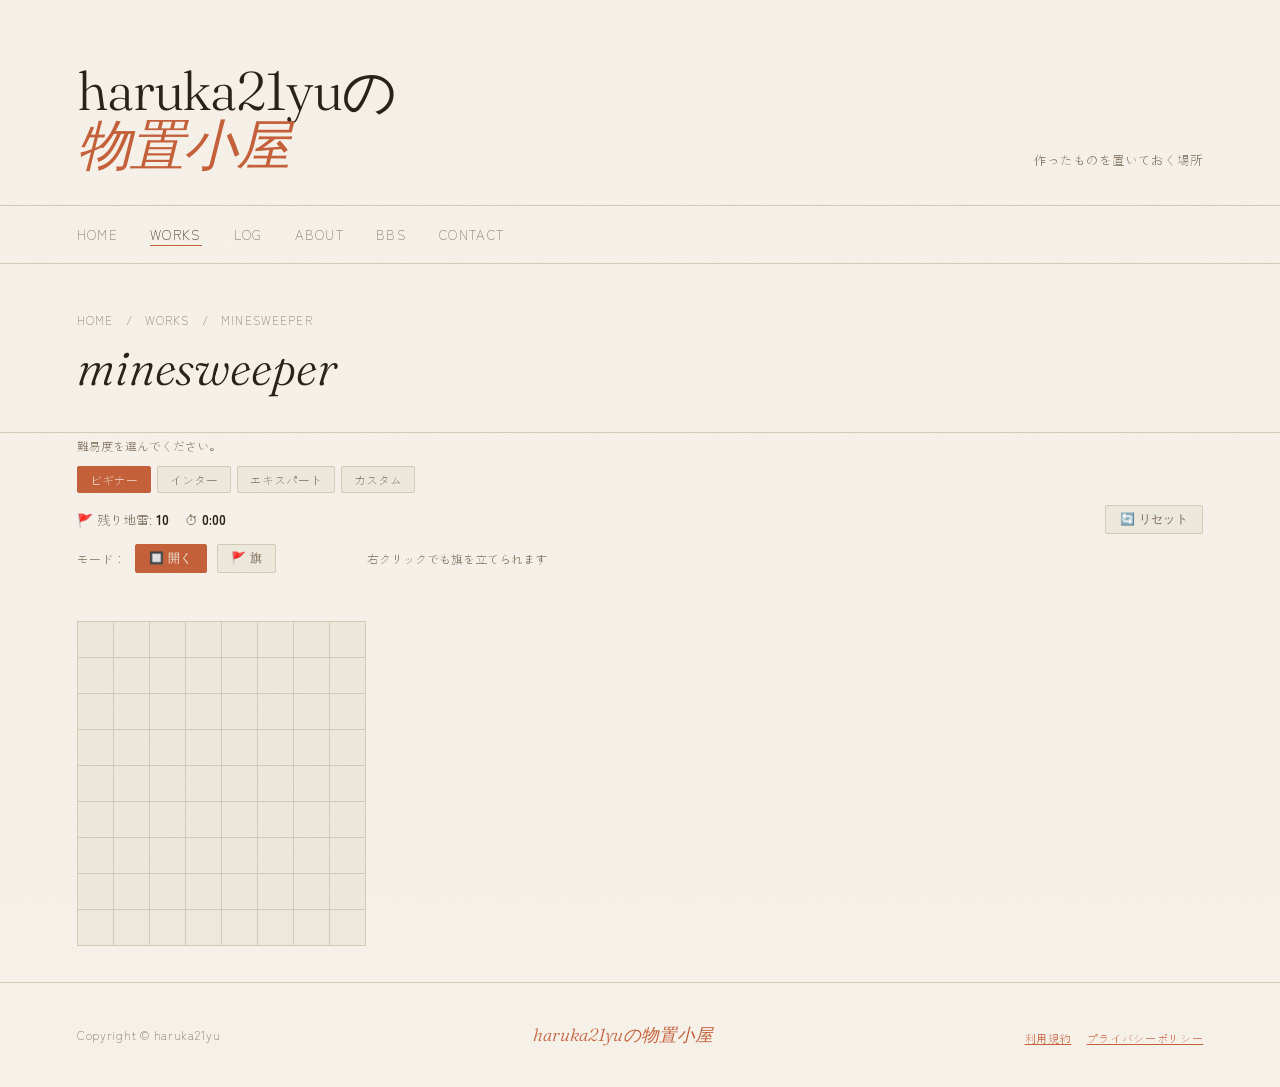
<file: works/minesweeper/index.html>
<!DOCTYPE html>
<html lang="ja">
<head>
  <meta charset="UTF-8">
  <meta name="viewport" content="width=device-width, initial-scale=1.0">
  <meta name="robots" content="index, follow">
  <meta name="description" content="作ったものを置いておく場所">
  <meta property="og:title" content="haruka21yuの物置小屋">
  <meta property="og:type" content="website">
  <meta property="og:site_name" content="haruka21yuの物置小屋">
  <meta property="og:locale" content="ja_JP">
  <meta property="og:image" content="https://haruka21yu.github.io/assets/img/haruka21yu-s_storage-shed.png">
  <meta property="og:image:width" content="1200">
  <meta property="og:image:height" content="630">
  <title>minesweeper - works - haruka21yuの物置小屋</title>
  <link rel="preconnect" href="https://fonts.googleapis.com">
  <link href="https://fonts.googleapis.com/css2?family=Fraunces:ital,wght@0,300;0,400;1,300;1,400&family=Zen+Kaku+Gothic+New:wght@300;400&display=swap" rel="stylesheet">
  <link rel="stylesheet" href="https://haruka21yu.github.io/assets/style.css">
  <link rel="icon" type="image/png" href="https://haruka21yu.github.io/assets/img/haruka21yu.png">
  <script>
    window.dataLayer = window.dataLayer || [];
    function gtag(){dataLayer.push(arguments);}
    gtag('js', new Date());
    gtag('config', 'G-K1T7J74YJK');
  </script>
</head>
<body>
  <header>
    <div>
      <a href="https://haruka21yu.github.io/" class="site-title">haruka21yuの<br><em>物置小屋</em></a>
    </div>
    <p class="site-sub">作ったものを置いておく場所</p>
  </header>
  <nav>
    <a href="https://haruka21yu.github.io/">home</a>
    <a href="https://haruka21yu.github.io/works/" class="active">works</a>
    <a href="https://haruka21yu.github.io/log/">log</a>
    <a href="https://haruka21yu.github.io/about/">about</a>
    <a href="https://haruka21yu.github.io/bbs/">bbs</a>
    <a href="https://haruka21yu.github.io/contact/">contact</a>
  </nav>
  <div class="page-header">
    <p class="breadcrumb">
      <a href="https://haruka21yu.github.io/">home</a>
      <span>/</span>
      <a href="https://haruka21yu.github.io/works/">works</a>
      <span>/</span>
      minesweeper
    </p>
    <h1>minesweeper</h1>
  </div>
  <p class="section-note">難易度を選んでください。</p>
  <div class="pill-group">
    <div class="pill active" data-preset="beginner"  onclick="pickPreset(this)">ビギナー</div>
    <div class="pill"        data-preset="inter"     onclick="pickPreset(this)">インター</div>
    <div class="pill"        data-preset="expert"    onclick="pickPreset(this)">エキスパート</div>
    <div class="pill"        data-preset="custom"    onclick="pickPreset(this)">カスタム</div>
  </div>
  <div id="custom-area" style="display:none;">
    <div class="custom-inputs">
      <label>横: <input type="number" id="c-cols" value="10" min="5" max="50"></label>
      <label>縦: <input type="number" id="c-rows" value="10" min="5" max="30"></label>
      <label>地雷数: <input type="number" id="c-mines" value="15" min="1" max="999"></label>
      <button onclick="applyCustom()">適用</button>
    </div>
  </div>
  <div class="ms-status">
    <span>🚩 残り地雷: <strong id="mine-count">10</strong></span>
    <span>⏱ <strong id="timer">0:00</strong></span>
    <button onclick="resetGame()" style="margin-left:auto;">🔄 リセット</button>
  </div>
  <div class="toolbar">
    <span style="font-size:12px;color:var(--muted);">モード：</span>
    <button class="tool on" id="tool-open"  onclick="setMode('open')">🔲 開く</button>
    <button class="tool"    id="tool-flag"  onclick="setMode('flag')">🚩 旗</button>
    <p class="section-note" style="margin:0;margin-left:4px;">右クリックでも旗を立てられます</p>
  </div>
  <div id="complete-msg" class="msg msg-ok">🎉 クリア！すべての地雷を回避しました。</div>
  <div id="fail-msg"     class="msg msg-err">💥 爆発！地雷を踏んでしまいました。</div>
  <div class="ms-wrap">
    <table class="ms-table" id="ms-grid"></table>
  </div>
  <footer>
    <p>Copyright © haruka21yu</p>
    <span class="footer-mark">haruka21yuの物置小屋</span>
    <p style="font-size:11px;margin-top:6px;">
      <a href="https://haruka21yu.github.io/terms/" style="color:var(--accent);">利用規約</a>　
      <a href="https://haruka21yu.github.io/privacy/" style="color:var(--accent);">プライバシーポリシー</a>
    </p>
  </footer>
  <script>
    var G = {
      rows: 9, cols: 8, mines: 10,
      board: [],
      state: [],
      started: false,
      over: false,
      mode: 'open', // 'open' / 'flag'
      timerStart: null,
      timerInterval: null,
    };

    var PRESETS = {
      beginner: { rows: 9,  cols: 8,  mines: 10 },
      inter:    { rows: 16, cols: 16, mines: 40 },
      expert:   { rows: 16, cols: 30, mines: 99 },
    };

    function pickPreset(btn) {
      document.querySelectorAll('[data-preset]').forEach(function(b){ b.classList.remove('active'); });
      btn.classList.add('active');
      var preset = btn.dataset.preset;
      document.getElementById('custom-area').style.display = preset === 'custom' ? '' : 'none';
      if (preset !== 'custom') {
        var p = PRESETS[preset];
        G.rows = p.rows; G.cols = p.cols; G.mines = p.mines;
        initGame();
      }
    }

    function applyCustom() {
      var cols  = clamp(parseInt(document.getElementById('c-cols').value)  || 10, 5, 50);
      var rows  = clamp(parseInt(document.getElementById('c-rows').value)  || 10, 5, 30);
      var mines = clamp(parseInt(document.getElementById('c-mines').value) || 15, 1, rows * cols - 9);
      document.getElementById('c-cols').value  = cols;
      document.getElementById('c-rows').value  = rows;
      document.getElementById('c-mines').value = mines;
      G.rows = rows; G.cols = cols; G.mines = mines;
      initGame();
    }

    function initGame() {
      G.board   = mk2d(G.rows, G.cols, 0);
      G.state   = mk2d(G.rows, G.cols, 'hidden');
      G.started = false;
      G.over    = false;
      clearInterval(G.timerInterval);
      G.timerStart = null;
      document.getElementById('timer').textContent = '0:00';
      document.getElementById('mine-count').textContent = G.mines;
      hide('complete-msg'); hide('fail-msg');
      renderGrid();
    }

    function placeMines(safeR, safeC) {
      var safe = new Set();
      for (var dr = -1; dr <= 1; dr++)
        for (var dc = -1; dc <= 1; dc++) {
          var nr = safeR + dr, nc = safeC + dc;
          if (nr >= 0 && nr < G.rows && nc >= 0 && nc < G.cols)
            safe.add(nr + ',' + nc);
        }

      var cells = [];
      for (var r = 0; r < G.rows; r++)
        for (var c = 0; c < G.cols; c++)
          if (!safe.has(r + ',' + c)) cells.push([r, c]);

      shuffle(cells);
      var count = Math.min(G.mines, cells.length);
      for (var i = 0; i < count; i++)
        G.board[cells[i][0]][cells[i][1]] = -1;

      for (var r2 = 0; r2 < G.rows; r2++) {
        for (var c2 = 0; c2 < G.cols; c2++) {
          if (G.board[r2][c2] === -1) continue;
          var n = 0;
          forNeighbors(r2, c2, function(nr2, nc2) { if (G.board[nr2][nc2] === -1) n++; });
          G.board[r2][c2] = n;
        }
      }
    }

    function renderGrid() {
      var maxW = Math.min(window.innerWidth - 32, 700);
      var size = Math.max(20, Math.min(36, Math.floor(maxW / G.cols)));
      var font = Math.max(10, Math.floor(size * 0.55));
      document.documentElement.style.setProperty('--cell-size', size + 'px');
      document.documentElement.style.setProperty('--cell-font', font + 'px');
    
      var table = document.getElementById('ms-grid');
      table.innerHTML = '';
      for (var r = 0; r < G.rows; r++) {
        var tr = document.createElement('tr');
        for (var c = 0; c < G.cols; c++) {
          var td = document.createElement('td');
          td.className = 'ms-cell';
          td.dataset.r = r;
          td.dataset.c = c;
          td.addEventListener('click',       onCellClick);
          td.addEventListener('contextmenu', onCellRightClick);
          tr.appendChild(td);
        }
        table.appendChild(tr);
      }
      updateAllCells();
    }

    function updateAllCells() {
      for (var r = 0; r < G.rows; r++)
        for (var c = 0; c < G.cols; c++)
          updateCell(r, c);
      updateMineCount();
    }

    function updateCell(r, c) {
      var td = getCellEl(r, c);
      if (!td) return;
      var st = G.state[r][c];
      td.className = 'ms-cell';
      td.textContent = '';
      
      if (st === 'hidden') {
        // 明示的に何もしない（クラスはms-cellのみ）
        return;
      }
      
      if (st === 'flagged') {
        td.classList.add('flagged');
        td.textContent = '🚩';
      } else if (st === 'opened') {
        td.classList.add('opened');
        var v = G.board[r][c];
        if (v === -1) {
          td.classList.add('mine-hit');
          td.textContent = '💣';
        } else if (v > 0) {
          td.classList.add('n' + v);
          td.textContent = v;
        }
      } else if (st === 'mine-show') {
        td.classList.add('mine-show');
        td.textContent = '💣';
      }
    }

    function updateMineCount() {
      var flags = 0;
      for (var r = 0; r < G.rows; r++)
        for (var c = 0; c < G.cols; c++)
          if (G.state[r][c] === 'flagged') flags++;
      document.getElementById('mine-count').textContent = G.mines - flags;
    }

    function onCellClick(e) {
      var r = parseInt(this.dataset.r), c = parseInt(this.dataset.c);
      if (G.mode === 'flag') { toggleFlag(r, c); return; }
      openCell(r, c);
    }

    function onCellRightClick(e) {
      e.preventDefault();
      var r = parseInt(this.dataset.r), c = parseInt(this.dataset.c);
      toggleFlag(r, c);
    }

    function onTouchStart(e) {
      var td = this;
      G.longPressTimer = setTimeout(function() {
        var r = parseInt(td.dataset.r), c = parseInt(td.dataset.c);
        toggleFlag(r, c);
        G.longPressTimer = null;
      }, 500);
    }
    function onTouchEnd(e) {
      if (G.longPressTimer) {
        clearTimeout(G.longPressTimer);
        G.longPressTimer = null;
      }
    }
    function onTouchMove(e) {
      if (G.longPressTimer) {
        clearTimeout(G.longPressTimer);
        G.longPressTimer = null;
      }
    }

    function openCell(r, c) {
      if (G.over) return;
      if (G.state[r][c] !== 'hidden') return;

      if (!G.started) {
        G.started = true;
        placeMines(r, c);
        startTimer();
      }

      G.state[r][c] = 'opened';
      updateCell(r, c);

      if (G.board[r][c] === -1) {
        gameover(r, c);
        return;
      }

      if (G.board[r][c] === 0) {
        forNeighbors(r, c, function(nr, nc) {
          if (G.state[nr][nc] === 'hidden') openCell(nr, nc);
        });
      }

      checkWin();
    }

    function toggleFlag(r, c) {
      if (G.over) return;
      if (G.state[r][c] === 'opened') return;
      if (!G.started) return;
      G.state[r][c] = G.state[r][c] === 'flagged' ? 'hidden' : 'flagged';
      updateCell(r, c);
      updateMineCount();
    }

    function gameover(hitR, hitC) {
      G.over = true;
      clearInterval(G.timerInterval);
      G.state[hitR][hitC] = 'opened';
      for (var r = 0; r < G.rows; r++)
        for (var c = 0; c < G.cols; c++)
          if (G.board[r][c] === -1 && G.state[r][c] !== 'flagged' && !(r === hitR && c === hitC))
            G.state[r][c] = 'mine-show';
      updateAllCells();
      show('fail-msg');
    }

    function checkWin() {
      for (var r = 0; r < G.rows; r++)
        for (var c = 0; c < G.cols; c++)
          if (G.board[r][c] !== -1 && G.state[r][c] !== 'opened') return;
      G.over = true;
      clearInterval(G.timerInterval);
      for (var r2 = 0; r2 < G.rows; r2++)
        for (var c2 = 0; c2 < G.cols; c2++)
          if (G.board[r2][c2] === -1) G.state[r2][c2] = 'flagged';
      updateAllCells();
      show('complete-msg');
    }

    function startTimer() {
      G.timerStart = Date.now();
      G.timerInterval = setInterval(function() {
        var s = Math.floor((Date.now() - G.timerStart) / 1000);
        var m = Math.floor(s / 60); s = s % 60;
        document.getElementById('timer').textContent = m + ':' + (s < 10 ? '0' : '') + s;
      }, 1000);
    }

    function setMode(m) {
      G.mode = m;
      document.getElementById('tool-open').className = 'tool' + (m === 'open' ? ' on' : '');
      document.getElementById('tool-flag').className = 'tool' + (m === 'flag' ? ' on' : '');
    }

    function resetGame() {
      initGame();
    }

    function getCellEl(r, c) {
      return document.querySelector('.ms-cell[data-r="' + r + '"][data-c="' + c + '"]');
    }
    function forNeighbors(r, c, fn) {
      for (var dr = -1; dr <= 1; dr++)
        for (var dc = -1; dc <= 1; dc++) {
          if (dr === 0 && dc === 0) continue;
          var nr = r + dr, nc = c + dc;
          if (nr >= 0 && nr < G.rows && nc >= 0 && nc < G.cols) fn(nr, nc);
        }
    }
    function mk2d(r, c, v) { return Array.from({length:r}, function(){ return Array(c).fill(v); }); }
    function clamp(v, a, b) { return Math.min(b, Math.max(a, v)); }
    function shuffle(arr) {
      for (var i = arr.length - 1; i > 0; i--) {
        var j = Math.floor(Math.random() * (i + 1));
        var tmp = arr[i]; arr[i] = arr[j]; arr[j] = tmp;
      }
    }
    function show(id) { document.getElementById(id).classList.add('show'); }
    function hide(id) { document.getElementById(id).classList.remove('show'); }

    initGame();
  </script>
</body>
</html>
</file>
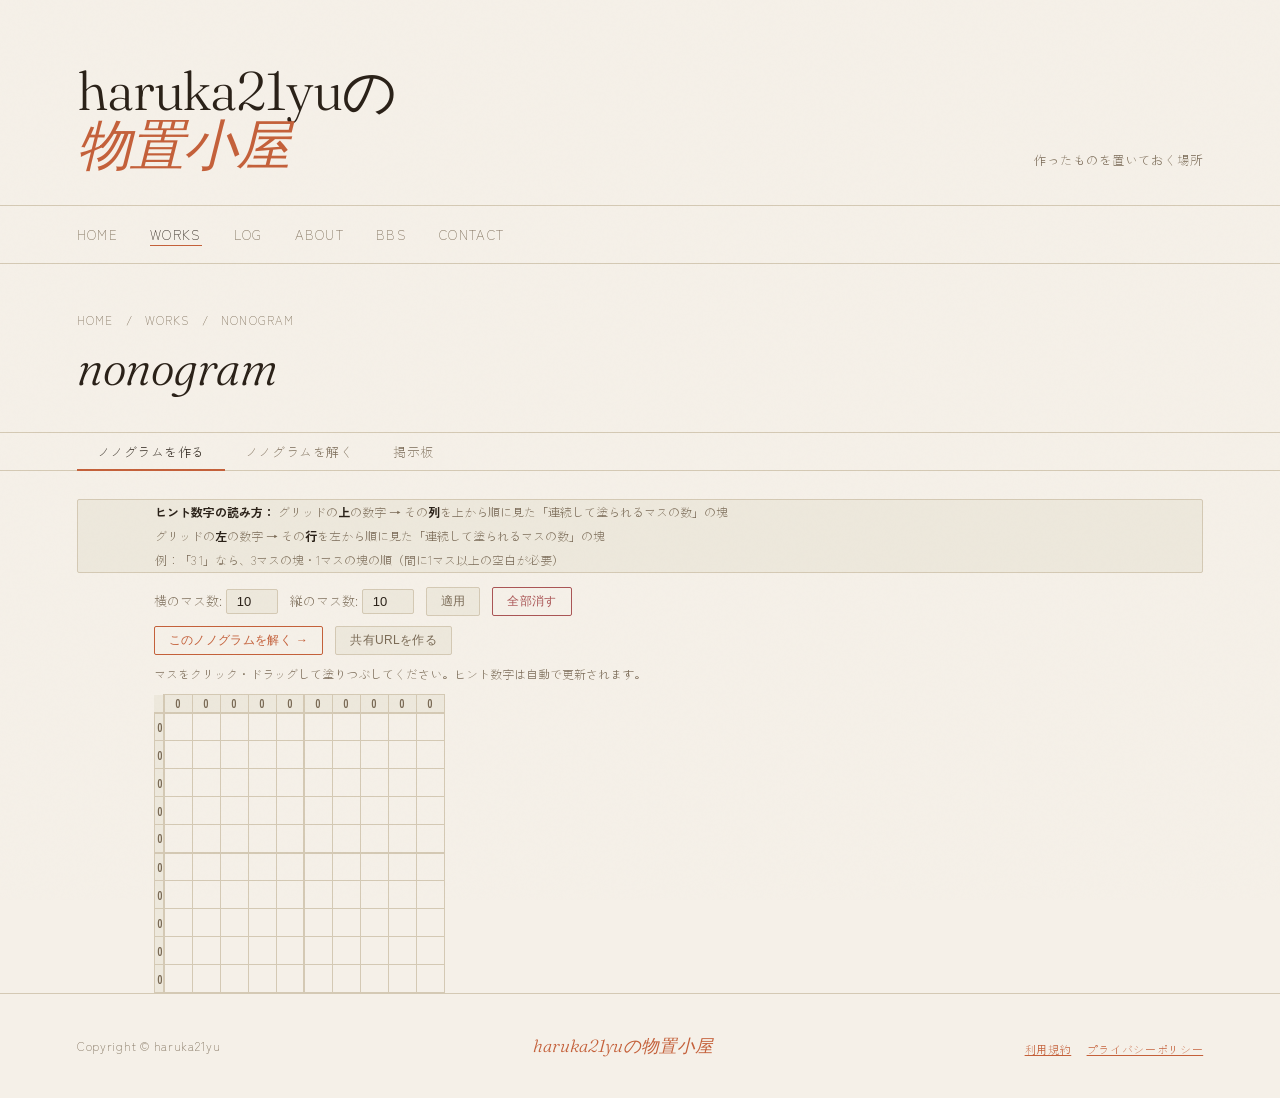
<file: works/nonogram/index.html>
<!DOCTYPE html>
<html lang="ja">
<head>
  <meta charset="UTF-8">
  <meta name="viewport" content="width=device-width, initial-scale=1.0">
  <meta name="robots" content="index, follow">
  <meta name="description" content="作ったものを置いておく場所">
  <meta property="og:title" content="haruka21yuの物置小屋">
  <meta property="og:type" content="website">
  <meta property="og:site_name" content="haruka21yuの物置小屋">
  <meta property="og:locale" content="ja_JP">
  <meta property="og:image" content="https://haruka21yu.github.io/assets/img/haruka21yu-s_storage-shed.png">
  <meta property="og:image:width" content="1200">
  <meta property="og:image:height" content="630">
  <title>nonogram - works - haruka21yuの物置小屋</title>
  <link rel="preconnect" href="https://fonts.googleapis.com">
  <link href="https://fonts.googleapis.com/css2?family=Fraunces:ital,wght@0,300;0,400;1,300;1,400&family=Zen+Kaku+Gothic+New:wght@300;400&display=swap" rel="stylesheet">
  <link rel="stylesheet" href="https://haruka21yu.github.io/assets/style.css">
  <link rel="icon" type="image/png" href="https://haruka21yu.github.io/assets/img/haruka21yu.png">
  <script>
    window.dataLayer = window.dataLayer || [];
    function gtag(){dataLayer.push(arguments);}
    gtag('js', new Date());
    gtag('config', 'G-K1T7J74YJK');
  </script>
</head>
<body>
  <header>
    <div>
      <a href="https://haruka21yu.github.io/" class="site-title">haruka21yuの<br><em>物置小屋</em></a>
    </div>
    <p class="site-sub">作ったものを置いておく場所</p>
  </header>
  <nav>
    <a href="https://haruka21yu.github.io/">home</a>
    <a href="https://haruka21yu.github.io/works/" class="active">works</a>
    <a href="https://haruka21yu.github.io/log/">log</a>
    <a href="https://haruka21yu.github.io/about/">about</a>
    <a href="https://haruka21yu.github.io/bbs/">bbs</a>
    <a href="https://haruka21yu.github.io/contact/">contact</a>
  </nav>
  <div class="page-header">
    <p class="breadcrumb">
      <a href="https://haruka21yu.github.io/">home</a>
      <span>/</span>
      <a href="https://haruka21yu.github.io/works/">works</a>
      <span>/</span>
      nonogram
    </p>
    <h1>nonogram</h1>
  </div>
  <div class="tabs">
    <div class="tab active" id="tab-create" onclick="showTab('create')">ノノグラムを作る</div>
    <div class="tab" id="tab-solve-select" onclick="showTab('solve-select')">ノノグラムを解く</div>
    <div class="tab" id="tab-board" onclick="showTab('board')">掲示板</div>
  </div>
  <div class="page active" id="page-create">
    <div class="legend">
      <strong>ヒント数字の読み方：</strong>
      グリッドの<strong>上</strong>の数字 → その<strong>列</strong>を上から順に見た「連続して塗られるマスの数」の塊<br>
      グリッドの<strong>左</strong>の数字 → その<strong>行</strong>を左から順に見た「連続して塗られるマスの数」の塊<br>
      例：「3 1」なら、3マスの塊・1マスの塊の順（間に1マス以上の空白が必要）
    </div>
    <div class="settings">
      <label>横のマス数: <input type="number" id="c-cols" value="10" min="2" max="25"></label>
      <label>縦のマス数: <input type="number" id="c-rows" value="10" min="2" max="25"></label>
      <button onclick="applySize()">適用</button>
      <button class="danger" onclick="clearGrid()">全部消す</button>
    </div>
    <div class="settings">
      <button class="success" onclick="goSolveOwn()">このノノグラムを解く →</button>
      <button onclick="showShare()">共有URLを作る</button>
    </div>
    <p class="section-note">マスをクリック・ドラッグして塗りつぶしてください。ヒント数字は自動で更新されます。</p>
    <div id="create-grid" style="padding: 0rem 6vw 0rem;"></div>
    <div class="share-box" id="share-box">
      <p>以下のURLを共有すると、このノノグラムを解く画面を直接開けます。</p>
      <input class="share-url" id="share-url" type="text" readonly onclick="this.select()">
      <div style="margin-top:6px;display:flex;gap:8px;align-items:center;flex-wrap:wrap;">
        <button onclick="copyShareUrl()">コピー</button>
        <span id="copy-ok" style="font-size:12px;color:#7a9;display:none;">コピーしました</span>
      </div>
    </div>
  </div>
  <div class="page" id="page-solve-select">
    <p style="margin-bottom:14px;color:#666;font-size:13px;">どのノノグラムを解きますか？</p>
    <div style="display:flex;gap:16px;flex-wrap:wrap;">
      <div style="border:1px solid #222;border-radius:2px;padding:16px 20px;min-width:210px;cursor:pointer;" onclick="goSolveOwn()">
        <div style="font-size:14px;color:#ccc;margin-bottom:6px;">✏️ 自分で作ったノノグラム</div>
        <div style="font-size:12px;color:#555;">「ノノグラムを作る」タブで作ったものを解きます。</div>
        <div id="own-status" style="font-size:11px;color:#444;margin-top:6px;"></div>
      </div>
      <div style="border:1px solid #222;border-radius:2px;padding:16px 20px;min-width:260px;">
        <div style="font-size:14px;color:#ccc;margin-bottom:6px;">🎲 自動生成ノノグラム</div>
        <div style="font-size:12px;color:#555;margin-bottom:10px;">必ず解けるノノグラムを自動で作ります。<br>20×20・25×25はマス数が多いため、特に「とてもむずかしい」などとの組み合わせでは生成に時間がかかる場合があります。</div>
        <div style="font-size:12px;color:#555;margin-bottom:4px;">サイズ：</div>
        <div class="pill-group" style="margin-bottom:10px;">
          <div class="pill active" data-r="5"  data-c="5"  onclick="pickSize(this)">5×5</div>
          <div class="pill"        data-r="8"  data-c="8"  onclick="pickSize(this)">8×8</div>
          <div class="pill"        data-r="10" data-c="10" onclick="pickSize(this)">10×10</div>
          <div class="pill"        data-r="15" data-c="15" onclick="pickSize(this)">15×15</div>
          <div class="pill"        data-r="20" data-c="20" onclick="pickSize(this)">20×20</div>
          <div class="pill"        data-r="25" data-c="25" onclick="pickSize(this)">25×25</div>
        </div>
        <div style="font-size:12px;color:#555;margin-bottom:4px;">難易度：</div>
        <div class="pill-group" style="margin-bottom:12px;">
          <div class="pill active" data-diff="veryeasy"  onclick="pickDiff(this)">とてもやさしい</div>
          <div class="pill"        data-diff="easy"       onclick="pickDiff(this)">やさしい</div>
          <div class="pill"        data-diff="semieasy"   onclick="pickDiff(this)">やややさしい</div>
          <div class="pill"        data-diff="normal"     onclick="pickDiff(this)">ふつう</div>
          <div class="pill"        data-diff="semihard"   onclick="pickDiff(this)">ややむずかしい</div>
          <div class="pill"        data-diff="hard"       onclick="pickDiff(this)">むずかしい</div>
          <div class="pill"        data-diff="veryhard"   onclick="pickDiff(this)">とてもむずかしい</div>
        </div>
        <div id="diff-note" style="font-size:11px;color:#444;margin-bottom:10px;"></div>
        <button class="primary" onclick="goSolveRandom()">生成して解く</button>
      </div>
    </div>
  </div>
  <div class="page" id="page-solve">
    <div style="margin-bottom:12px;display:flex;align-items:center;gap:10px;flex-wrap:wrap;">
      <span id="solve-label" style="font-size:12px;color:#555;"></span>
      <button onclick="showTab('solve-select')">← 選択に戻る</button>
      <span id="timer" style="font-size:12px;color:#555;font-variant-numeric:tabular-nums;margin-left:auto;">0:00</span>
    </div>
    <div class="toolbar">
      <span style="font-size:12px;color:#555;letter-spacing:0.04em;">ツール：</span>
      <button class="tool on"         id="tool-fill"  onclick="setTool('fill')">⬛ 塗りつぶす</button>
      <button class="tool tool-mark"  id="tool-mark"  onclick="setTool('mark')">✕ ×印をつける</button>
      <button class="tool tool-erase" id="tool-erase" onclick="setTool('erase')">◻ 消す</button>
    </div>
    <div style="margin-bottom:12px;display:flex;gap:14px;align-items:center;flex-wrap:wrap;">
      <label class="toggle-row">
        <input type="checkbox" id="hint-toggle" onchange="setHintCheck(this.checked)">
        完成した行・列を橙色で表示
      </label>
      <button onclick="resetSolve()">🔄 最初からやり直す</button>
      <button class="primary" onclick="checkSolve()">✅ 答え合わせ</button>
    </div>
    <div id="gen-msg" class="msg msg-err" style="margin-top:8px;"></div>
    <div id="solve-error" class="msg msg-err">まだ完成していません。ヒントをよく確認してみてください。</div>
    <div id="solve-grid"></div>
    <div id="complete-msg" class="msg msg-ok">
      🎉 完成！ノノグラムを解き終わりました。<br>
      <div style="margin-top:10px;display:flex;gap:8px;flex-wrap:wrap;">
        <button onclick="resetSolve()">もう一度</button>
        <button class="primary" id="btn-new-rand" onclick="goSolveRandom()">新しいランダムノノグラム</button>
        <button onclick="showTab('solve-select')">選択に戻る</button>
      </div>
    </div>
  </div>
  <div class="page" id="page-board">
    <div style="margin-bottom:14px;display:flex;align-items:center;gap:10px;flex-wrap:wrap;">
      <p class="section-note" style="margin:0;">みんなのノノグラムを解いてみよう。</p>
      <div style="display:flex;gap:6px;margin-left:auto;">
        <button class="success" onclick="showBoardForm('post')">＋ 投稿する</button>
        <button onclick="showBoardForm('delete')">削除を要望する</button>
      </div>
    </div>
    <div id="board-loading" style="font-size:12px;color:var(--muted);margin-bottom:12px;">読み込み中…</div>
    <div id="board-list"></div>
    <div id="board-empty" style="display:none;font-size:12px;color:var(--muted);margin-bottom:12px;">まだ投稿がありません。</div>
    <div id="board-form-post" style="display:none;margin-top:20px;background:var(--paper);border:1px solid var(--line);border-radius:2px;padding:16px 18px;max-width:520px;">
      <div style="font-size:13px;color:var(--ink);margin-bottom:12px;font-weight:bold;">ノノグラムを投稿する</div>
      <div class="board-form-group">
        <label>※BBSのアカウントとは連携できません。</label>
      </div>
      <div class="board-form-group">
        <label>表示名 <span style="color:var(--accent);font-size:11px;">※</span></label>
        <input type="text" id="bf-name" placeholder="ニックネームなど" maxlength="50">
        <div class="board-field-err" id="bferr-name">名前を入力してください。</div>
      </div>
      <div class="board-form-group">
        <label>題名 <span style="color:var(--accent);font-size:11px;">※</span></label>
        <input type="text" id="bf-title" placeholder="ノノグラムのタイトル" maxlength="100">
        <div class="board-field-err" id="bferr-title">題名を入力してください。</div>
      </div>
      <div class="board-form-group">
        <label>連絡先 <span style="color:var(--accent);font-size:11px;">任意</span></label>
        <div style="display:flex;gap:8px;flex-wrap:wrap;">
          <input type="email" id="bf-email" placeholder="メールアドレス" style="flex:1;min-width:160px;">
          <input type="tel"   id="bf-tel"   placeholder="電話番号"       style="flex:1;min-width:140px;">
        </div>
        <div class="board-field-err" id="bferr-contact">メールアドレスまたは電話番号を入力してください。</div>
        <div style="font-size:11px;color:var(--muted);margin-top:3px;">連絡先は掲示板には表示されません。</div>
      </div>
      <div class="board-form-group">
        <label>ノノグラムのURL <span style="color:var(--accent);font-size:11px;">※</span></label>
        <input type="text" id="bf-url" placeholder="https://haruka21yu.github.io/works/nonogram/?d=...">
        <div class="board-field-err" id="bferr-url">正しいURLを入力してください。</div>
        <div style="font-size:11px;color:var(--muted);margin-top:3px;">「ノノグラムを作る」→「共有URLを作る」で取得したURLを貼り付けてください。</div>
      </div>
      <div class="board-form-group">
        <label>パスワード <span style="color:var(--accent);font-size:11px;">※</span></label>
        <input type="password" id="bf-pass" placeholder="削除時に使用します" maxlength="50" style="background:var(--bg);color:var(--ink);">
        <div class="board-field-err" id="bferr-pass">パスワードを入力してください。</div>
        <div style="font-size:11px;color:var(--muted);margin-top:3px;">投稿を削除する際に必要です。忘れないようにしてください。</div>
      </div>
      <div style="display:flex;gap:8px;margin-top:14px;flex-wrap:wrap;">
        <button class="primary" onclick="submitBoardPost()">投稿する</button>
        <button onclick="hideBoardForm()">キャンセル</button>
      </div>
      <div id="board-post-msg" class="msg" style="margin-top:10px;"></div>
    </div>
    <div id="board-form-delete" style="display:none;margin-top:20px;background:var(--paper);border:1px solid var(--line);border-radius:2px;padding:16px 18px;max-width:520px;">
      <div style="font-size:13px;color:var(--ink);margin-bottom:12px;font-weight:bold;">削除を要望する</div>
      <div class="board-form-group">
        <label>名前 <span style="color:var(--accent);font-size:11px;">※</span></label>
        <input type="text" id="bd-name" placeholder="名前" maxlength="50">
        <div class="board-field-err" id="bderr-name">名前を入力してください。</div>
      </div>
      <div class="board-form-group">
        <label>連絡先 <span style="color:var(--muted);font-size:11px;">任意</span></label>
        <div style="display:flex;gap:8px;flex-wrap:wrap;">
          <input type="email" id="bd-email" placeholder="メールアドレス" style="flex:1;min-width:160px;">
          <input type="tel"   id="bd-tel"   placeholder="電話番号"       style="flex:1;min-width:140px;">
        </div>
        <div class="board-field-err" id="bderr-contact">メールアドレスまたは電話番号を入力してください。</div>
      </div>
      <div class="board-form-group">
        <label>パスワード <span style="color:var(--accent);font-size:11px;">※</span></label>
        <input type="password" id="bd-pass" placeholder="投稿時に設定したパスワード" maxlength="50" style="background:var(--bg);color:var(--ink);">
        <div class="board-field-err" id="bferr-pass">パスワードを入力してください。</div>
      </div>
      <div class="board-form-group">
        <label>URLまたはUUID <span style="color:var(--accent);font-size:11px;">※ どちらか一方必須</span></label>
        <input type="text" id="bd-url"  placeholder="URL" style="margin-bottom:6px;">
        <input type="text" id="bd-uuid" placeholder="UUID（8文字）" maxlength="8">
      </div>
      <div class="board-form-group">
        <label>題名</label>
        <input type="text" id="bd-title" placeholder="題名（わかれば）" maxlength="100">
      </div>
      <div class="board-field-err" id="bderr-target">URLまたはUUIDを入力してください。</div>
      <div class="board-form-group">
        <label>削除理由 <span style="color:var(--muted);font-size:11px;">任意</span></label>
        <textarea id="bd-reason" placeholder="削除を希望する理由をご記入ください。" style="width:100%;min-height:80px;padding:6px 10px;border:1px solid var(--line);border-radius:2px;background:var(--bg);color:var(--ink);font-size:13px;font-family:inherit;resize:vertical;"></textarea>
      </div>
      <div style="display:flex;gap:8px;margin-top:14px;flex-wrap:wrap;">
        <button class="danger" onclick="submitBoardDelete()">削除要望を送信</button>
        <button onclick="hideBoardForm()">キャンセル</button>
      </div>
      <div id="board-delete-msg" class="msg" style="margin-top:10px;"></div>
    </div>
  </div>
  <footer>
    <p>Copyright © haruka21yu</p>
    <span class="footer-mark">haruka21yuの物置小屋</span>
    <p style="font-size:11px;margin-top:6px;">
      <a href="https://haruka21yu.github.io/terms/" style="color:var(--accent);">利用規約</a>　
      <a href="https://haruka21yu.github.io/privacy/" style="color:var(--accent);">プライバシーポリシー</a>
    </p>
  </footer>
  <script>
    var C = {
      cRows:10, cCols:10, cGrid:[],
      sRows:0,  sCols:0,
      rowClues:[], colClues:[],
      sGrid:[],
      tool:'fill', hintCheck:false,
      mouseDown:false, dragMode:null, dragInCreate:false,
      rR:5, rC:5, diff: 'veryeasy',
      timerStart: null,
      timerInterval: null,
    };
    
    window.addEventListener('mouseup',   function(){ C.mouseDown=false; C.dragMode=null; });
    window.addEventListener('mouseleave',function(){ C.mouseDown=false; C.dragMode=null; });
    
    var DIFF_NOTE = {
      veryeasy: 'とてもやさしい：ほぼ全部塗るだけ。ノノグラムが初めての方にもおすすめ。',
      easy:     'やさしい：塗るマスが多め。比較的シンプルに解けます。',
      semieasy: 'やややさしい：塗るマスはやや多め。少し考える場面があります。',
      normal:   'ふつう：塗るマスは中程度。じっくり考える場面があります。',
      semihard: 'ややむずかしい：塗るマスが少なめ。複数の手順が必要です。',
      hard:     'むずかしい：塗るマスが少なく疎ら。複雑なヒントになります。',
      veryhard: 'とてもむずかしい：塗るマスが非常に少ない。上級者向けです。',
    };
    function pickDiff(btn){
      document.querySelectorAll('[data-diff]').forEach(function(b){b.classList.remove('active');});
      btn.classList.add('active');
      C.diff = btn.dataset.diff;
      document.getElementById('diff-note').textContent = DIFF_NOTE[C.diff];
    }
    function pickSize(btn){
      document.querySelectorAll('[data-r]').forEach(function(b){b.classList.remove('active');});
      btn.classList.add('active');
      C.rR=parseInt(btn.dataset.r); C.rC=parseInt(btn.dataset.c);
    }
    
    function showTab(id){
      ['create','solve-select','solve','board'].forEach(function(t){
        document.getElementById('page-'+t).classList.toggle('active', t===id);
        var tab=document.getElementById('tab-'+t);
        if(tab) tab.classList.toggle('active', t===id);
      });
      if(id==='solve-select') refreshOwnStatus();
      if(id==='board') loadBoard();
    }
    
    function applySize(){
      C.cRows=clamp(parseInt(document.getElementById('c-rows').value)||10,2,25);
      C.cCols=clamp(parseInt(document.getElementById('c-cols').value)||10,2,25);
      document.getElementById('c-rows').value=C.cRows;
      document.getElementById('c-cols').value=C.cCols;
      C.cGrid=mk2d(C.cRows,C.cCols,false);
      hide('share-box');
      renderCreate();
    }
    function clearGrid(){
      if (!confirm('全部消しますか？')) return;
      C.cGrid=mk2d(C.cRows,C.cCols,false);
      hide('share-box');
      renderCreate();
    }
    function renderCreate(){
      var rowC=C.cGrid.map(function(row){return clue(row.map(function(v){return v?1:0;}));});
      var colC=range(C.cCols).map(function(c){return clue(C.cGrid.map(function(r){return r[c]?1:0;}));});
      var el=document.getElementById('create-grid');
      el.innerHTML='';
      el.appendChild(buildTable(
        C.cRows,C.cCols,rowC,colC,
        function(r,c){return C.cGrid[r][c]?'filled':'';},
        function(r,c){return 'cc-'+r+'-'+c;},
        function(r){return 'crh-'+r;},
        function(c){return 'cch-'+c;},
        false,
        function(td,r,c){
          td.addEventListener('mousedown',function(e){
            e.preventDefault();
            C.mouseDown=true; C.dragInCreate=true;
            C.dragMode=C.cGrid[r][c]?'unfill':'fill';
            doCreate(r,c);
          });
          td.addEventListener('mouseover',function(){
            if(!C.mouseDown||!C.dragInCreate) return;
            doCreate(r,c);
          });
        }
      ));
    }
    function doCreate(r,c){
      var nv=(C.dragMode==='fill');
      if(C.cGrid[r][c]===nv) return;
      C.cGrid[r][c]=nv;
      var td=document.getElementById('cc-'+r+'-'+c);
      if(td){ updateCellCls(td, nv?'filled':''); td.textContent='';}
      var rc2=clue(C.cGrid[r].map(function(v){return v?1:0;}));
      var rh=document.getElementById('crh-'+r);
      if(rh){rh.textContent=rc2.length?rc2.join(' '):'0'; rh.className='td-row-hint'+((r+1)%5===0&&r<C.cRows-1?' gsep':'');}
      var cc2=clue(C.cGrid.map(function(row){return row[c]?1:0;}));
      var ch=document.getElementById('cch-'+c);
      if(ch){ch.innerHTML=cc2.length?cc2.join('<br>'):'0'; ch.className='td-col-hint'+((c+1)%5===0&&c<C.cCols-1?' gsep':'');}
    }
    
    function encodeGrid(grid, rows, cols){
      var bits=[];
      for(var r=0;r<rows;r++) for(var c=0;c<cols;c++) bits.push(grid[r][c]?1:0);
      while(bits.length%6!==0) bits.push(0);
      var b64chars='ABCDEFGHIJKLMNOPQRSTUVWXYZabcdefghijklmnopqrstuvwxyz0123456789+-';
      var s='';
      for(var i=0;i<bits.length;i+=6){
        var v=bits[i]*32+bits[i+1]*16+bits[i+2]*8+bits[i+3]*4+bits[i+4]*2+bits[i+5];
        s+=b64chars[v];
      }
      return rows+'x'+cols+'x'+s;
    }
    
    function decodeGrid(str){
      var firstX  = str.indexOf('x');
      var secondX = str.indexOf('x', firstX + 1);
      if(firstX < 0 || secondX < 0) return null;
      var rows = parseInt(str.substring(0, firstX));
      var cols = parseInt(str.substring(firstX + 1, secondX));
      var enc  = str.substring(secondX + 1);
      if(!rows||!cols||rows<2||rows>25||cols<2||cols>25) return null;
      var b64chars='ABCDEFGHIJKLMNOPQRSTUVWXYZabcdefghijklmnopqrstuvwxyz0123456789+-';
      var bits=[];
      for(var i=0;i<enc.length;i++){
        var v=b64chars.indexOf(enc[i]);
        if(v<0) return null;
        for(var b=5;b>=0;b--) bits.push((v>>b)&1);
      }
      var grid=mk2d(rows,cols,false);
      var idx=0;
      for(var r=0;r<rows;r++) for(var c=0;c<cols;c++){
        grid[r][c]=bits[idx++]===1;
      }
      return {rows:rows, cols:cols, grid:grid};
    }
    
    function showShare(){
      var url=buildShareUrl();
      document.getElementById('share-url').value=url;
      show('share-box');
    }
    function buildShareUrl(){
      var enc=encodeGrid(C.cGrid, C.cRows, C.cCols);
      var base=window.location.href.split('?')[0];
      return base+'?d='+enc.replace(/\+/g,'%2B');
    }
    function copyShareUrl(){
      var el=document.getElementById('share-url');
      el.select();
      try{ document.execCommand('copy'); }catch(e){}
      var ok=document.getElementById('copy-ok');
      ok.style.display='inline';
      setTimeout(function(){ok.style.display='none';},2000);
    }
    
    function refreshOwnStatus(){
      var el=document.getElementById('own-status');
      if(!el) return;
      if(!C.cGrid.length){el.textContent='（まだ作成されていません）';return;}
      var n=C.cGrid.reduce(function(s,row){return s+row.filter(Boolean).length;},0);
      el.textContent=n?C.cRows+'×'+C.cCols+'／'+n+'マス塗り済み':'（まだ何も塗られていません）';
    }
    
    function goSolveOwn(){
      if(!C.cGrid.length||!C.cGrid.reduce(function(s,r){return s+r.filter(Boolean).length;},0)){
        alert('先に「ノノグラムを作る」タブでマスを塗ってください。');
        showTab('create');
        if(!C.cGrid.length) applySize();
        return;
      }
      C.sRows=C.cRows; C.sCols=C.cCols;
      C.rowClues=C.cGrid.map(function(row){return clue(row.map(function(v){return v?1:0;}));});
      C.colClues=range(C.cCols).map(function(c){return clue(C.cGrid.map(function(r){return r[c]?1:0;}));});
      C.sGrid=mk2d(C.sRows,C.sCols,'');
      document.getElementById('solve-label').textContent='自分で作ったノノグラム（'+C.sRows+'×'+C.sCols+'）';
      document.getElementById('btn-new-rand').style.display='none';
      startSolve();
    }
    
    var FILL_RATE = {
      veryeasy: 0.80,
      easy:     0.65,
      semieasy: 0.53,
      normal:   0.45,
      semihard: 0.37,
      hard:     0.28,
      veryhard: 0.18,
    };
    
    function goSolveRandom(){
      hide('gen-msg');
      var rows=C.rR, cols=C.rC;
      var result=null, tries=0, maxTries=300;
      while(!result && tries<maxTries){
        tries++;
        var useEasyGen = (C.diff==='veryeasy' || C.diff==='easy');
        var candidate = useEasyGen ? genCandidateEasy(rows,cols) : genCandidate(rows,cols,FILL_RATE[C.diff]||0.45);
        var rowC=candidate.map(function(row){return clue(row.map(function(v){return v?1:0;}));});
        var colC=range(cols).map(function(c){return clue(candidate.map(function(r){return r[c]?1:0;}));});
        if(useEasyGen && !hasEnoughEasyLines(rows,cols,rowC,colC)) continue;
        var solved=lineSolve(rows,cols,rowC,colC);
        if(solved){ result={rowClues:rowC,colClues:colC}; }
      }
      if(!result){
        var fb = useEasyGen ? genCandidateEasy(rows,cols) : genCandidate(rows,cols,FILL_RATE[C.diff]||0.45);
        result={
          rowClues:fb.map(function(row){return clue(row.map(function(v){return v?1:0;}));}),
          colClues:range(cols).map(function(c){return clue(fb.map(function(r){return r[c]?1:0;}));})
        };
        var gmsg=document.getElementById('gen-msg');
        gmsg.textContent='※列・行だけを見ても解けないノノグラムが生成されました。ここは塗られていると仮定して試す必要があります。ですが、答えは必ずあります。';
        show('gen-msg');
      }
      C.sRows=rows; C.sCols=cols;
      C.rowClues=result.rowClues; C.colClues=result.colClues;
      C.sGrid=mk2d(C.sRows,C.sCols,'');
      document.getElementById('solve-label').textContent='自動生成ノノグラム（'+rows+'×'+cols+'・'+diffLabel()+'）';
      document.getElementById('btn-new-rand').style.display='';
      startSolve();
    }
    
    function diffLabel(){
      return {
        veryeasy: 'とてもやさしい',
        easy:     'やさしい',
        semieasy: 'やややさしい',
        normal:   'ふつう',
        semihard: 'ややむずかしい',
        hard:     'むずかしい',
        veryhard: 'とてもむずかしい',
      }[C.diff] || C.diff;
    }
    
    function genCandidate(rows,cols,rate){
      var g=mk2d(rows,cols,false);
      for(var r=0;r<rows;r++) for(var c=0;c<cols;c++) g[r][c]=(Math.random()<rate);
      for(var r2=0;r2<rows;r2++) if(!g[r2].some(Boolean)) g[r2][Math.floor(Math.random()*cols)]=true;
      for(var c2=0;c2<cols;c2++) if(!g.some(function(row){return row[c2];})) g[Math.floor(Math.random()*rows)][c2]=true;
      return g;
    }
    
    function genCandidateEasy(rows,cols){
      var g=mk2d(rows,cols,false);
      for(var r=0;r<rows;r++){
        g[r] = genEasyLine(cols);
      }
      for(var r2=0;r2<rows;r2++) if(!g[r2].some(Boolean)) g[r2]=genEasyLine(cols);
      for(var c2=0;c2<cols;c2++) if(!g.some(function(row){return row[c2];})) g[Math.floor(Math.random()*rows)][c2]=true;
      return g;
    }
    
    function genEasyLine(len){
      var roll = Math.random();
      if(roll < 0.40){
        var patterns = buildEasyPatterns(len);
        if(patterns.length===0) return Array.from({length:len},function(){return Math.random()<0.55;});
        var pat = patterns[Math.floor(Math.random()*patterns.length)];
        return patternToLine(len, pat);
      } else if(roll < 0.70){
        var target = Math.round(len*(0.50+Math.random()*0.25));
        target = Math.max(1, Math.min(len-1, target));
        if(Math.random()<0.5 || target<=2){
          var start=Math.floor(Math.random()*(len-target+1));
          var line=Array(len).fill(false);
          for(var i=start;i<start+target;i++) line[i]=true;
          return line;
        } else {
          var a=1+Math.floor(Math.random()*(target-2));
          var b=target-a;
          if(a+1+b>len){ a=Math.floor(target/2); b=target-a; }
          if(a+1+b>len) return patternToLine(len,[target]);
          return patternToLine(len,[a,b]);
        }
      } else {
        var rate=0.40+Math.random()*0.15;
        return Array.from({length:len},function(){return Math.random()<rate;});
      }
    }
    
    function buildEasyPatterns(len){
      var pats=[];
      for(var s=Math.max(1,len-2);s<=len-1;s++) pats.push([s]);
      for(var a=1;a<len;a++){
        for(var b=1;b<len;b++){
          var tot=a+1+b;
          if(tot===len-1||tot===len-2) pats.push([a,b]);
        }
      }
      for(var a2=1;a2<=len;a2++){
        for(var b2=1;b2<=len;b2++){
          for(var c2=1;c2<=len;c2++){
            var tot2=a2+b2+c2+2;
            if(tot2===len-1||tot2===len-2) pats.push([a2,b2,c2]);
          }
        }
      }
      pats=pats.filter(function(p){
        return p.every(function(b){return b>=1&&b<len;}) &&
               p.reduce(function(s,b){return s+b;},0)+p.length-1 <= len;
      });
      return pats;
    }
    
    function patternToLine(len, blocks){
      var minLen = blocks.reduce(function(s,b){return s+b;},0)+blocks.length-1;
      var slack  = len - minLen;
      var line   = Array(len).fill(false);
      var spaces = blocks.length+1;
      var extra  = Array(spaces).fill(0);
      for(var i=0;i<slack;i++) extra[Math.floor(Math.random()*spaces)]++;
      var pos=extra[0];
      for(var b=0;b<blocks.length;b++){
        for(var j=pos;j<pos+blocks[b];j++) line[j]=true;
        pos+=blocks[b]+1+extra[b+1];
      }
      return line;
    }
    
    function hasEnoughEasyLines(rows,cols,rowClues,colClues){
      function isEasyClue(clues,len){
        if(!clues.length) return true;
        var minLen=clues.reduce(function(s,b){return s+b;},0)+clues.length-1;
        return minLen>=len-1;
      }
      var total=rows+cols, easy=0;
      for(var r=0;r<rows;r++) if(isEasyClue(rowClues[r]||[],cols)) easy++;
      for(var c=0;c<cols;c++) if(isEasyClue(colClues[c]||[],rows)) easy++;
      return easy >= Math.ceil(total*0.4);
    }
    
    function lineSolve(rows,cols,rowClues,colClues){
      var g=mk2d(rows,cols,0);
      var changed=true, iter=0;
      while(changed && iter<100){
        changed=false; iter++;
        for(var r=0;r<rows;r++){
          var res=solveLine(g[r].slice(), rowClues[r]||[]);
          if(!res) return false;
          for(var c=0;c<cols;c++) if(g[r][c]===0&&res[c]!==0){g[r][c]=res[c];changed=true;}
        }
        for(var c2=0;c2<cols;c2++){
          var col=g.map(function(row){return row[c2];});
          var res2=solveLine(col, colClues[c2]||[]);
          if(!res2) return false;
          for(var r2=0;r2<rows;r2++) if(g[r2][c2]===0&&res2[r2]!==0){g[r2][c2]=res2[r2];changed=true;}
        }
      }
      for(var r3=0;r3<rows;r3++) for(var c3=0;c3<cols;c3++) if(g[r3][c3]===0) return false;
      return true;
    }
    
    function solveLine(line, clues){
      var n=line.length;
      if(!clues.length){
        var res=[];
        for(var i=0;i<n;i++){
          if(line[i]===1) return false;
          res.push(-1);
        }
        return res;
      }
      var left =placeLeft(line, clues);
      if(!left) return false;
      var right=placeRight(line, clues);
      if(!right) return false;
      var out=[];
      for(var i=0;i<n;i++){
        if(left[i]===1&&right[i]===1) out.push(1);
        else if(left[i]===-1&&right[i]===-1) out.push(-1);
        else out.push(0);
      }
      return out;
    }
    
    function placeLeft(line,clues){
      var n=line.length, k=clues.length;
      var pos=new Array(k);
      pos[0]=0;
      for(var i=1;i<k;i++) pos[i]=pos[i-1]+clues[i-1]+1;
      if(pos[k-1]+clues[k-1]>n) return false;
    
      function fits(p,len,ln){
        for(var j=p;j<p+len;j++) if(j>=ln.length||ln[j]===-1) return false;
        if(p+len<ln.length&&ln[p+len]===1) return false;
        return true;
      }
      function push(){
        var ok=true;
        for(var iter=0;iter<n*2;iter++){
          ok=true;
          for(var i=0;i<k;i++){
            while(pos[i]>0&&line[pos[i]-1]===1){ return false; }
            var moved=true;
            while(moved){
              moved=false;
              for(var j=pos[i];j<pos[i]+clues[i];j++){
                if(j>=n) return false;
                if(line[j]===-1){ pos[i]=j+1; moved=true; ok=false; break; }
              }
              if(pos[i]+clues[i]>n) return false;
              if(pos[i]+clues[i]<n&&line[pos[i]+clues[i]]===1){ pos[i]++; moved=true; ok=false; }
            }
            if(i>0&&pos[i]<pos[i-1]+clues[i-1]+1){ pos[i]=pos[i-1]+clues[i-1]+1; ok=false; }
            if(pos[i]+clues[i]>n) return false;
          }
          if(ok) break;
        }
        return ok;
      }
      if(!push()) return false;
      for(var j=0;j<n;j++){
        if(line[j]===1){
          var covered=false;
          for(var i=0;i<k;i++) if(j>=pos[i]&&j<pos[i]+clues[i]){covered=true;break;}
          if(!covered) return false;
        }
      }
      var out=new Array(n).fill(-1);
      for(var i=0;i<k;i++) for(var j=pos[i];j<pos[i]+clues[i];j++) out[j]=1;
      return out;
    }
    
    function placeRight(line,clues){
      var rev=line.slice().reverse();
      var crev=clues.slice().reverse();
      var res=placeLeft(rev,crev);
      if(!res) return false;
      return res.reverse();
    }
    
    function startSolve(){
      C.tool='fill'; setTool('fill');
      document.getElementById('hint-toggle').checked=false; C.hintCheck=false;
      hide('complete-msg'); hide('solve-error');
      hide('gen-msg');
      showTab('solve');
      renderSolve();
      clearInterval(C.timerInterval);
      C.timerStart = Date.now();
      document.getElementById('timer').textContent = '0:00';
      C.timerInterval = setInterval(function(){
        var s = Math.floor((Date.now() - C.timerStart) / 1000);
        var m = Math.floor(s / 60); s = s % 60;
        document.getElementById('timer').textContent = m + ':' + (s<10?'0':'') + s;
      }, 1000);
    }
    
    function renderSolve(){
      var el=document.getElementById('solve-grid');
      el.innerHTML='';
      el.appendChild(buildTable(
        C.sRows,C.sCols,C.rowClues,C.colClues,
        function(r,c){return C.sGrid[r][c];},
        function(r,c){return 'sc-'+r+'-'+c;},
        function(r){return 'srh-'+r;},
        function(c){return 'sch-'+c;},
        C.hintCheck,
        function(td,r,c){
          td.addEventListener('mousedown',function(e){
            e.preventDefault();
            C.mouseDown=true; C.dragInCreate=false;
            var cur=C.sGrid[r][c];
            if(C.tool==='fill')      C.dragMode=cur==='filled'?'unfill':'fill';
            else if(C.tool==='mark') C.dragMode=cur==='marked'?'unmark':'mark';
            else                     C.dragMode='erase';
            doSolve(r,c);
          });
          td.addEventListener('mouseover',function(){
            if(!C.mouseDown||C.dragInCreate) return;
            doSolve(r,c);
          });
        }
      ));
    }
    
    function doSolve(r,c){
      var prev=C.sGrid[r][c], next;
      if(C.dragMode==='fill')   next='filled';
      else if(C.dragMode==='unfill') next='';
      else if(C.dragMode==='mark')   next='marked';
      else next='';
      if(prev===next) return;
      C.sGrid[r][c]=next;
      var td=document.getElementById('sc-'+r+'-'+c);
      if(td){ updateCellCls(td, next); td.textContent=next==='marked'?'✕':'';}
      if(C.hintCheck) refreshSolveHints();
      autoCheck();
    }
    
    function buildTable(rows,cols,rowClues,colClues,getState,cellId,rowHintId,colHintId,hintCheck,onCell){
      var table=document.createElement('table');
      table.className='puzzle-table';
      var thead=document.createElement('thead');
      var tr0=document.createElement('tr');
      var corner=document.createElement('th');
      corner.className='td-corner';
      tr0.appendChild(corner);
      for(var c=0;c<cols;c++){
        var th=document.createElement('th');
        var sep=(c+1)%5===0&&c<cols-1;
        th.className='td-col-hint'+(sep?' gsep':'');
        th.id=colHintId(c);
        var cc=colClues[c]||[];
        if(hintCheck&&isDoneCol(c,cc)) th.classList.add('done');
        th.innerHTML=cc.length?cc.join('<br>'):'0';
        tr0.appendChild(th);
      }
      
      thead.appendChild(tr0);
      table.appendChild(thead);
      var tbody=document.createElement('tbody');
      for(var r=0;r<rows;r++){
        var tr=document.createElement('tr');
        var rh=document.createElement('td');
        var rsep=(r+1)%5===0&&r<rows-1;
        rh.className='td-row-hint'+(rsep?' gsep':'');
        rh.id=rowHintId(r);
        var rc=rowClues[r]||[];
        if(hintCheck&&isDoneRow(r,rc)) rh.classList.add('done');
        rh.textContent=rc.length?rc.join(' '):'0';
        tr.appendChild(rh);
        for(var c2=0;c2<cols;c2++){
          var td=document.createElement('td');
          var st=getState(r,c2);
          td.className=cellCls(st);
          td.id=cellId(r,c2);
          if((c2+1)%5===0&&c2<cols-1) td.classList.add('csep');
          if((r+1)%5===0&&r<rows-1)   td.classList.add('rsep');
          td.textContent=st==='marked'?'✕':'';
          onCell(td,r,c2);
          tr.appendChild(td);
        }
        tbody.appendChild(tr);
      }
      
      table.appendChild(tbody);
      return table;
    }
    
    function cellCls(s){ return 'td-cell'+(s==='filled'||s===true?' filled':s==='marked'?' marked':''); }
    function updateCellCls(td, s){
      td.classList.remove('filled','marked');
      if(s==='filled'||s===true) td.classList.add('filled');
      else if(s==='marked')      td.classList.add('marked');
    }
    
    function setHintCheck(v){ C.hintCheck=v; refreshSolveHints(); }
    function refreshSolveHints(){
      for(var r=0;r<C.sRows;r++){
        var el=document.getElementById('srh-'+r); if(!el) continue;
        var d=C.hintCheck&&isDoneRow(r,C.rowClues[r]||[]);
        el.className='td-row-hint'+((r+1)%5===0&&r<C.sRows-1?' gsep':'')+(d?' done':'');
      }
      
      for(var c=0;c<C.sCols;c++){
        var el2=document.getElementById('sch-'+c); if(!el2) continue;
        var d2=C.hintCheck&&isDoneCol(c,C.colClues[c]||[]);
        el2.className='td-col-hint'+((c+1)%5===0&&c<C.sCols-1?' gsep':'')+(d2?' done':'');
      }
    }
    
    function isDoneRow(r,clues){
      if(!clues.length) return true;
      return clue(C.sGrid[r].map(function(v){return v==='filled'?1:0;})).join(',')===clues.join(',');
    }
    
    function isDoneCol(c,clues){
      if(!clues.length) return true;
      return clue(C.sGrid.map(function(row){return row[c]==='filled'?1:0;})).join(',')===clues.join(',');
    }
    
    function setTool(t){
      C.tool=t;
      document.getElementById('tool-fill').className ='tool'+(t==='fill' ?' on':'');
      document.getElementById('tool-mark').className ='tool tool-mark'+(t==='mark' ?' on':'');
      document.getElementById('tool-erase').className='tool tool-erase'+(t==='erase'?' on':'');
    }
    
    function checkSolve(){
      if(isSolved()){ show('complete-msg'); hide('solve-error'); }
      else{ show('solve-error'); hide('complete-msg'); setTimeout(function(){hide('solve-error');},3000); }
      clearInterval(C.timerInterval);
    }
    
    function autoCheck(){
      var any=C.sGrid.reduce(function(s,row){return s+row.filter(function(v){return v==='filled';}).length;},0);
      if(any>0&&isSolved()){
        clearInterval(C.timerInterval);
        setTimeout(function(){show('complete-msg');},200);
      }
    }
    
    function isSolved(){
      for(var r=0;r<C.sRows;r++) if((C.rowClues[r]||[]).length&&!isDoneRow(r,C.rowClues[r])) return false;
      for(var c=0;c<C.sCols;c++) if((C.colClues[c]||[]).length&&!isDoneCol(c,C.colClues[c])) return false;
      return true;
    }
    
    function resetSolve(){
      if (!confirm('最初からやり直しますか？')) return;
      C.sGrid=mk2d(C.sRows,C.sCols,'');
      hide('complete-msg'); hide('solve-error');
      renderSolve();
    }
    
    function clue(line){ var r=[],n=0; for(var i=0;i<line.length;i++){if(line[i])n++;else if(n){r.push(n);n=0;}} if(n)r.push(n); return r; }
    function mk2d(r,c,v){ return Array.from({length:r},function(){return Array(c).fill(v);}); }
    function range(n){ return Array.from({length:n},function(_,i){return i;}); }
    function clamp(v,a,b){ return Math.min(b,Math.max(a,v)); }
    function show(id){ document.getElementById(id).classList.add('show'); }
    function hide(id){ document.getElementById(id).classList.remove('show'); }
    
    window.onload = function(){
      document.getElementById('diff-note').textContent = DIFF_NOTE['veryeasy'];
    
      var params=new URLSearchParams(window.location.search);
      var d=params.get('d');
      if(d){
        var decoded=decodeGrid(d);
        if(decoded){
          C.cRows=decoded.rows; C.cCols=decoded.cols; C.cGrid=decoded.grid;
          document.getElementById('c-rows').value=C.cRows;
          document.getElementById('c-cols').value=C.cCols;
          renderCreate();
          goSolveOwn();
          return;
        }
      }
      
      applySize();
    };
    
    var BOARD_GAS_URL = 'https://script.google.com/macros/s/AKfycbx11masSWAwlRrl9RLPFDDL8gMi6nnNTnCNPbkp6H9GHR--0xj5Hq8pCTCq5myQDTc/exec';
    var BOARD_URL_PREFIX = 'https://haruka21yu.github.io/works/nonogram/?d';

    function loadBoard() {
      var loading = document.getElementById('board-loading');
      var list    = document.getElementById('board-list');
      var empty   = document.getElementById('board-empty');
      loading.style.display = 'block';
      list.innerHTML = '';
      empty.style.display = 'none';

      fetch(BOARD_GAS_URL)
        .then(function(r){ return r.json(); })
        .then(function(data) {
          loading.style.display = 'none';
          if (!data.posts || data.posts.length === 0) {
            empty.style.display = 'block';
            return;
          }
          data.posts.forEach(function(post) {
            var item = document.createElement('div');
            item.className = 'board-item';
            item.innerHTML =
              '<div class="board-item-body">' +
                '<div class="board-item-name">' + escHtml(post.name) + '</div>' +
                '<a class="board-item-url" href="' + escHtml(post.url) + '" target="_blank">' + escHtml(post.title) + '</a>' +
                '<div class="board-item-meta">UUID: ' + escHtml(post.uuid) + '　' + escHtml(post.timestamp) + '</div>' +
              '</div>' +
              '<div class="board-item-actions">' +
                '<button class="board-solve-btn">解く</button>' +
              '</div>';
            item.querySelector('.board-solve-btn').addEventListener('click', function() {
              goSolveFromBoard(post.url);
            });
            list.appendChild(item);
          });
        })
        .catch(function() {
          loading.textContent = '読み込みに失敗しました。';
        });
    }

    function goSolveFromBoard(url) {
      var d = url.split('?d=')[1];
      if (!d) { alert('URLの形式が正しくありません。'); return; }
      d = d.replace(/%2B/gi, '+');
      var decoded = decodeGrid(d);
      if (!decoded) { alert('ノノグラムのデータを読み込めませんでした。'); return; }
      C.cRows = decoded.rows; C.cCols = decoded.cols; C.cGrid = decoded.grid;
      document.getElementById('c-rows').value = C.cRows;
      document.getElementById('c-cols').value = C.cCols;
      renderCreate();
      goSolveOwn();
    }

    function showBoardForm(type) {
      hideBoardForm();
      document.getElementById('board-form-' + type).style.display = 'block';
    }
    function hideBoardForm() {
      document.getElementById('board-form-post').style.display   = 'none';
      document.getElementById('board-form-delete').style.display = 'none';
      hideBoardMsg('board-post-msg');
      hideBoardMsg('board-delete-msg');
    }

    function submitBoardPost() {
      var name  = document.getElementById('bf-name').value.trim();
      var title = document.getElementById('bf-title').value.trim();
      var pass = document.getElementById('bf-pass').value.trim();
      var email = document.getElementById('bf-email').value.trim();
      var tel   = document.getElementById('bf-tel').value.trim();
      var url   = document.getElementById('bf-url').value.trim();
      var ok = true;

      toggleBoardErr('bferr-name',    !name,               'bferr-name');
      toggleBoardErr('bferr-title', !title, 'bferr-title');
      toggleBoardErr('bferr-pass', !pass, 'bferr-pass');
      toggleBoardErr('bferr-url',     url.indexOf(BOARD_URL_PREFIX) !== 0, 'bferr-url');
      if (!name || !title || !pass || url.indexOf(BOARD_URL_PREFIX) !== 0) return;

      var btn = event.target;
      btn.disabled = true; btn.textContent = '送信中…';

      fetch(BOARD_GAS_URL, {
        method: 'POST',
        body: JSON.stringify({ action: 'post', name: name, title: title, pass: pass, email: email, tel: tel, url: url })
      })
      .then(function(r){ return r.json(); })
      .then(function(data) {
        btn.disabled = false; btn.textContent = '投稿する';
        if (data.status === 'ok') {
          showBoardMsg('board-post-msg', '投稿しました！UUID: ' + data.uuid, true);
          document.getElementById('bf-name').value  = '';
          document.getElementById('bf-email').value = '';
          document.getElementById('bf-tel').value   = '';
          document.getElementById('bf-url').value   = '';
          loadBoard();
        } else {
          showBoardMsg('board-post-msg', data.message || '送信に失敗しました。', false);
        }
      })
      .catch(function() {
        btn.disabled = false; btn.textContent = '投稿する';
        showBoardMsg('board-post-msg', '通信エラーが発生しました。', false);
      });
    }

    function submitBoardDelete() {
      var name   = document.getElementById('bd-name').value.trim();
      var email  = document.getElementById('bd-email').value.trim();
      var pass = document.getElementById('bd-pass').value.trim();
      var tel    = document.getElementById('bd-tel').value.trim();
      var url    = document.getElementById('bd-url').value.trim();
      var uuid   = document.getElementById('bd-uuid').value.trim();
      var reason = document.getElementById('bd-reason').value.trim();

      toggleBoardErr('bderr-name',    !name,              'bderr-name');
      toggleBoardErr('bderr-pass',   !pass,           'bderr-pass');
      toggleBoardErr('bderr-target', !url && !uuid,   'bderr-target');
      toggleBoardErr('bderr-target',  !url && !uuid,      'bderr-target');
      if (!name || !pass || (!url && !uuid)) return;

      var btn = event.target;
      btn.disabled = true; btn.textContent = '送信中…';

      fetch(BOARD_GAS_URL, {
        method: 'POST',
        body: JSON.stringify({ action: 'delete_request', name: name, pass: pass, email: email, tel: tel, url: url, uuid: uuid, title: document.getElementById('bd-title').value.trim(), reason: reason })
      })
      .then(function(r){ return r.json(); })
      .then(function(data) {
        btn.disabled = false; btn.textContent = '削除要望を送信';
        if (data.status === 'ok') {
          showBoardMsg('board-delete-msg', '削除要望を送信しました。' + (data.deleted ? '該当の投稿を削除しました。' : ''), true);
          loadBoard();
        } else {
          showBoardMsg('board-delete-msg', data.message || '送信に失敗しました。', false);
        }
      })
      .catch(function() {
        btn.disabled = false; btn.textContent = '削除要望を送信';
        showBoardMsg('board-delete-msg', '通信エラーが発生しました。', false);
      });
    }

    function toggleBoardErr(id, show, _) {
      var el = document.getElementById(id);
      if (el) el.classList.toggle('show', show);
    }
    function showBoardMsg(id, text, isOk) {
      var el = document.getElementById(id);
      if (!el) return;
      el.textContent = text;
      el.className = 'msg show ' + (isOk ? 'msg-ok' : 'msg-err');
    }
    function hideBoardMsg(id) {
      var el = document.getElementById(id);
      if (el) { el.className = 'msg'; el.textContent = ''; }
    }
    function escHtml(s) {
      return String(s).replace(/&/g,'&amp;').replace(/</g,'&lt;').replace(/>/g,'&gt;').replace(/"/g,'&quot;');
    }
  </script>
</body>
</html>
</file>
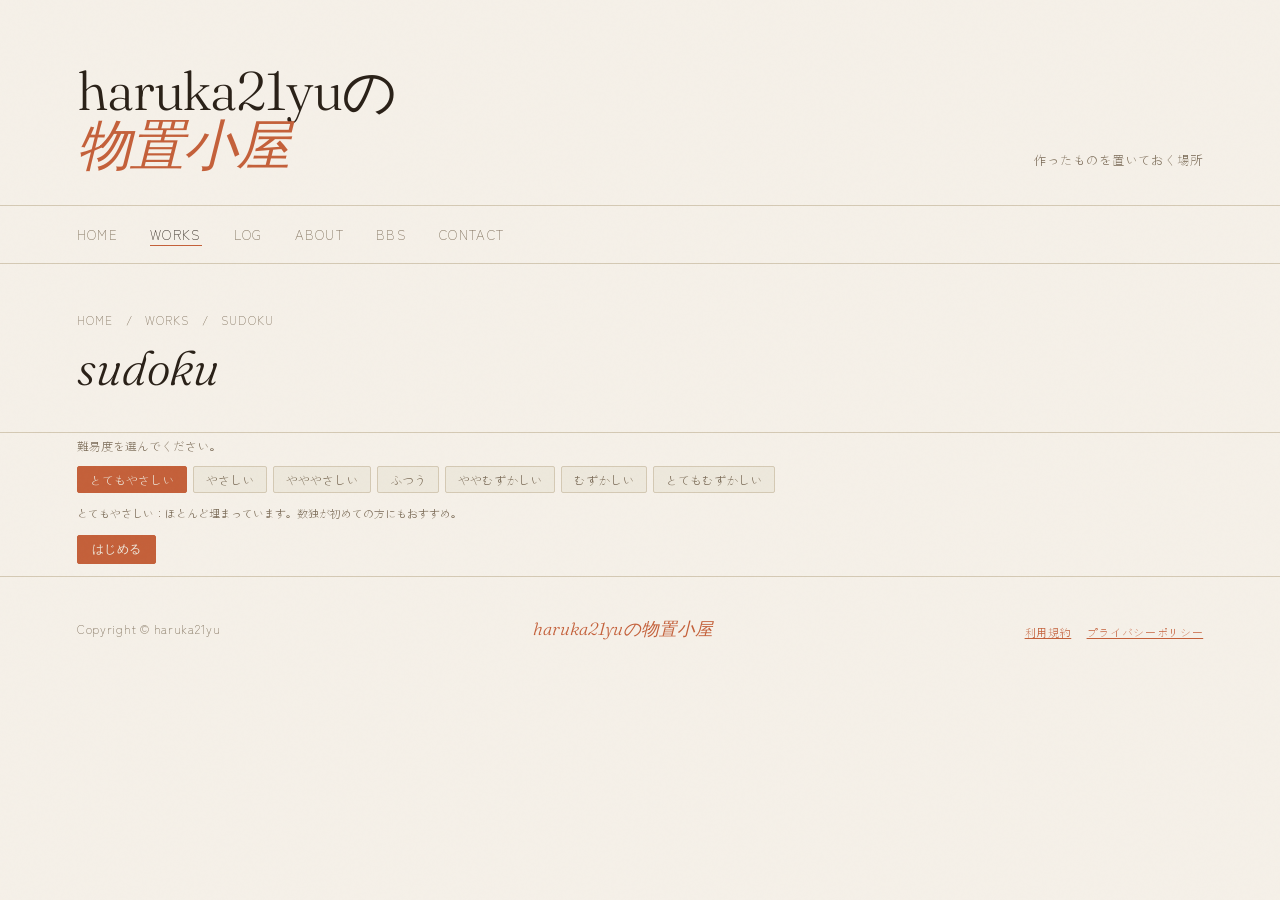
<file: works/sudoku/index.html>
<!DOCTYPE html>
<html lang="ja">
<head>
  <meta charset="UTF-8">
  <meta name="viewport" content="width=device-width, initial-scale=1.0">
  <meta name="robots" content="index, follow">
  <meta name="description" content="作ったものを置いておく場所">
  <meta property="og:title" content="haruka21yuの物置小屋">
  <meta property="og:type" content="website">
  <meta property="og:site_name" content="haruka21yuの物置小屋">
  <meta property="og:locale" content="ja_JP">
  <meta property="og:image" content="https://haruka21yu.github.io/assets/img/haruka21yu-s_storage-shed.png">
  <meta property="og:image:width" content="1200">
  <meta property="og:image:height" content="630">
  <title>sudoku - works - haruka21yuの物置小屋</title>
  <link rel="preconnect" href="https://fonts.googleapis.com">
  <link href="https://fonts.googleapis.com/css2?family=Fraunces:ital,wght@0,300;0,400;1,300;1,400&family=Zen+Kaku+Gothic+New:wght@300;400&display=swap" rel="stylesheet">
  <link rel="stylesheet" href="https://haruka21yu.github.io/assets/style.css">
  <link rel="icon" type="image/png" href="https://haruka21yu.github.io/assets/img/haruka21yu.png">
  <script>
    window.dataLayer = window.dataLayer || [];
    function gtag(){dataLayer.push(arguments);}
    gtag('js', new Date());
    gtag('config', 'G-K1T7J74YJK');
  </script>
</head>
<body>
  <header>
    <div>
      <a href="https://haruka21yu.github.io/" class="site-title">haruka21yuの<br><em>物置小屋</em></a>
    </div>
    <p class="site-sub">作ったものを置いておく場所</p>
  </header>
  <nav>
    <a href="https://haruka21yu.github.io/">home</a>
    <a href="https://haruka21yu.github.io/works/" class="active">works</a>
    <a href="https://haruka21yu.github.io/log/">log</a>
    <a href="https://haruka21yu.github.io/about/">about</a>
    <a href="https://haruka21yu.github.io/bbs/">bbs</a>
    <a href="https://haruka21yu.github.io/contact/">contact</a>
  </nav>
  <div class="page-header">
    <p class="breadcrumb">
      <a href="https://haruka21yu.github.io/">home</a>
      <span>/</span>
      <a href="https://haruka21yu.github.io/works/">works</a>
      <span>/</span>
      sudoku
    </p>
    <h1>sudoku</h1>
  </div>
  <div id="page-select">
    <p class="section-note">難易度を選んでください。</p>
    <div class="pill-group">
      <div class="pill active" data-diff="veryeasy"   onclick="pickDiff(this)">とてもやさしい</div>
      <div class="pill"        data-diff="easy"        onclick="pickDiff(this)">やさしい</div>
      <div class="pill"        data-diff="semieasy"    onclick="pickDiff(this)">やややさしい</div>
      <div class="pill"        data-diff="normal"      onclick="pickDiff(this)">ふつう</div>
      <div class="pill"        data-diff="semihard"    onclick="pickDiff(this)">ややむずかしい</div>
      <div class="pill"        data-diff="hard"        onclick="pickDiff(this)">むずかしい</div>
      <div class="pill"        data-diff="veryhard"    onclick="pickDiff(this)">とてもむずかしい</div>
    </div>
    <div id="diff-note" style="font-size:11px;color:var(--muted);margin-bottom:14px;padding: 0rem 6vw 0rem;"></div>
    <div class="pill-group">
      <button class="primary" onclick="startGame()">はじめる</button>
    </div>
    <div id="gen-msg" class="msg msg-err" style="margin-top:10px;"></div>
  </div>
  <div id="page-game" style="display:none;">
    <div class="top-bar">
      <span class="game-label" id="game-label"></span>
      <button onclick="backToSelect()">← 選択に戻る</button>
      <span class="timer" id="timer">0:00</span>
    </div>
    <div id="complete-msg" class="msg msg-ok">
      🎉 完成！数独を解き終わりました。
      <div style="margin-top:10px;display:flex;gap:8px;flex-wrap:wrap;">
        <button onclick="startGame()">同じ難易度でもう一度</button>
        <button onclick="backToSelect()">選択に戻る</button>
      </div>
    </div>
    <div class="toolbar">
      <span class="tool-label">メモ：</span>
      <div class="memo-toggle" id="memo-toggle" onclick="toggleMemo()">メモモード OFF</div>
      <button class="danger" onclick="resetGame()">🔄 リセット</button>
      <button class="primary" onclick="checkGame()">✅ 答え合わせ</button>
    </div>
    <div class="numpad">
      <span class="numpad-label">入力：</span>
      <button class="numpad-btn" data-num="1" onclick="inputNum(1)">1</button>
      <button class="numpad-btn" data-num="2" onclick="inputNum(2)">2</button>
      <button class="numpad-btn" data-num="3" onclick="inputNum(3)">3</button>
      <button class="numpad-btn" data-num="4" onclick="inputNum(4)">4</button>
      <button class="numpad-btn" data-num="5" onclick="inputNum(5)">5</button>
      <button class="numpad-btn" data-num="6" onclick="inputNum(6)">6</button>
      <button class="numpad-btn" data-num="7" onclick="inputNum(7)">7</button>
      <button class="numpad-btn" data-num="8" onclick="inputNum(8)">8</button>
      <button class="numpad-btn" data-num="9" onclick="inputNum(9)">9</button>
      <button class="numpad-btn erase" onclick="inputNum(0)">消す</button>
    </div>
    <label class="toggle-row">
      <input type="checkbox" id="mistake-check" onchange="S.mistakeCheck=this.checked">
      ミスを即座に表示
    </label>
    <div id="error-msg" class="msg msg-err"></div>
    <div class="sudoku-wrap">
      <table class="sudoku-table" id="sudoku-table"></table>
    </div>
  </div>
  <footer>
    <p>Copyright © haruka21yu</p>
    <span class="footer-mark">haruka21yuの物置小屋</span>
    <p style="font-size:11px;margin-top:6px;">
      <a href="https://haruka21yu.github.io/terms/" style="color:var(--accent);">利用規約</a>　
      <a href="https://haruka21yu.github.io/privacy/" style="color:var(--accent);">プライバシーポリシー</a>
    </p>
  </footer>
  <script>
    var S = {
      diff: 'veryeasy',
      given: [],
      board: [],
      memo: [],
      solution: [],
      selected: null,
      memoMode: false,
      timerStart: null,
      timerInterval: null,
      mistakeCheck: false,
    };
    
    var DIFF_NOTE = {
      veryeasy: 'とてもやさしい：ほとんど埋まっています。数独が初めての方にもおすすめ。',
      easy:     'やさしい：ヒントが多め。比較的シンプルに解けます。',
      semieasy: 'やややさしい：ヒントはやや多め。少し考える場面があります。',
      normal:   'ふつう：ヒントは中程度。じっくり考える場面があります。',
      semihard: 'ややむずかしい：ヒントが少なめ。複数のテクニックが必要です。',
      hard:     'むずかしい：ヒントが少ない。かなり考える必要があります。',
      veryhard: 'とてもむずかしい：ヒントが非常に少ない。上級者向けです。',
    };
    var DIFF_CLUES = {
      veryeasy: 46,
      easy:     38,
      semieasy: 32,
      normal:   28,
      semihard: 25,
      hard:     22,
      veryhard: 18,
    };
    
    function pickDiff(btn) {
      document.querySelectorAll('[data-diff]').forEach(function(b){ b.classList.remove('active'); });
      btn.classList.add('active');
      S.diff = btn.dataset.diff;
      document.getElementById('diff-note').textContent = DIFF_NOTE[S.diff];
    }
    
    function backToSelect() {
      clearInterval(S.timerInterval);
      document.getElementById('page-select').style.display = '';
      document.getElementById('page-game').style.display = 'none';
    }
    
    function generateSudoku(numClues) {
      var sol = mk9x9(0);
      if (!fillBoard(sol)) return null;
    
      var given = sol.map(function(row){ return row.slice(); });
      var positions = shuffle(range81());
      var target = 81 - numClues;
      var removed = 0;
    
      for (var i = 0; i < positions.length && removed < target; i++) {
        var r = Math.floor(positions[i] / 9);
        var c = positions[i] % 9;
        var backup = given[r][c];
        given[r][c] = 0;
        if (countSolutions(given, 2) === 1) {
          removed++;
        } else {
          given[r][c] = backup;
        }
      }
    
      return { given: given, solution: sol };
    }
    
    function fillBoard(board) {
      var pos = findEmpty(board);
      if (!pos) return true;
      var r = pos[0], c = pos[1];
      var nums = shuffle([1,2,3,4,5,6,7,8,9]);
      for (var i = 0; i < nums.length; i++) {
        if (isValid(board, r, c, nums[i])) {
          board[r][c] = nums[i];
          if (fillBoard(board)) return true;
          board[r][c] = 0;
        }
      }
      return false;
    }
    
    function findEmpty(board) {
      for (var r = 0; r < 9; r++)
        for (var c = 0; c < 9; c++)
          if (board[r][c] === 0) return [r, c];
      return null;
    }
    
    function isValid(board, r, c, num) {
      for (var i = 0; i < 9; i++) if (board[r][i] === num) return false;
      for (var i = 0; i < 9; i++) if (board[i][c] === num) return false;
      var br = Math.floor(r/3)*3, bc = Math.floor(c/3)*3;
      for (var dr = 0; dr < 3; dr++)
        for (var dc = 0; dc < 3; dc++)
          if (board[br+dr][bc+dc] === num) return false;
      return true;
    }
    
    function countSolutions(board, limit) {
      var copy = board.map(function(row){ return row.slice(); });
      var count = 0;
      function solve() {
        var pos = findEmpty(copy);
        if (!pos) { count++; return; }
        var r = pos[0], c = pos[1];
        for (var n = 1; n <= 9 && count < limit; n++) {
          if (isValid(copy, r, c, n)) {
            copy[r][c] = n;
            solve();
            copy[r][c] = 0;
          }
        }
      }
      solve();
      return count;
    }
    
    function startGame() {
      hide('gen-msg'); hide('complete-msg'); hide('error-msg');
    
      var numClues = DIFF_CLUES[S.diff] || 28;
      var result = generateSudoku(numClues);
      if (!result) {
        var el = document.getElementById('gen-msg');
        el.textContent = '生成に失敗しました。もう一度お試しください。';
        el.classList.add('show');
        return;
      }
    
      S.given    = result.given;
      S.solution = result.solution;
      S.board    = result.given.map(function(row){ return row.slice(); });
      S.memo     = Array.from({length:9}, function(){
        return Array.from({length:9}, function(){ return new Set(); });
      });
      S.selected = null;
      S.memoMode = false;
      var mt = document.getElementById('memo-toggle');
      mt.classList.remove('on');
      mt.textContent = 'メモモード OFF';
    
      var labels = {
        veryeasy: 'とてもやさしい',
        easy:     'やさしい',
        semieasy: 'やややさしい',
        normal:   'ふつう',
        semihard: 'ややむずかしい',
        hard:     'むずかしい',
        veryhard: 'とてもむずかしい',
      };
      document.getElementById('game-label').textContent = 'sudoku — ' + labels[S.diff];
    
      document.getElementById('page-select').style.display = 'none';
      document.getElementById('page-game').style.display = '';
    
      renderBoard();
      refreshNumpad();
      startTimer();
    }
    
    function resetGame() {
      if (!confirm('最初からやり直しますか？')) return;
      hide('complete-msg'); hide('error-msg');
      S.board = S.given.map(function(row){ return row.slice(); });
      S.memo  = Array.from({length:9}, function(){
        return Array.from({length:9}, function(){ return new Set(); });
      });
      S.selected = null;
      renderBoard();
      refreshNumpad();
      startTimer();
    }
    
    function checkGame() {
      hide('complete-msg'); hide('error-msg');
      for (var r = 0; r < 9; r++)
        for (var c = 0; c < 9; c++)
          if (S.board[r][c] === 0) {
            showErr('まだ空のマスがあります。');
            return;
          }
      for (var r = 0; r < 9; r++)
        for (var c = 0; c < 9; c++)
          if (S.board[r][c] !== S.solution[r][c]) {
            showErr('間違いがあります。もう一度確認してみてください。');
            markErrors();
            return;
          }
      clearInterval(S.timerInterval);
      show('complete-msg');
    }
    
    function markErrors() {
      for (var r = 0; r < 9; r++)
        for (var c = 0; c < 9; c++) {
          var td = getCell(r, c);
          if (!td) continue;
          td.classList.remove('error');
          if (S.board[r][c] !== 0 && S.given[r][c] === 0 && S.board[r][c] !== S.solution[r][c])
            td.classList.add('error');
        }
    }
    
    function autoCheck() {
      for (var r = 0; r < 9; r++)
        for (var c = 0; c < 9; c++)
          if (S.board[r][c] === 0 || S.board[r][c] !== S.solution[r][c]) return;
      clearInterval(S.timerInterval);
      setTimeout(function(){ show('complete-msg'); }, 200);
    }

    function refreshNumpad() {
      for (var n = 1; n <= 9; n++) {
        var count = 0;
        for (var r = 0; r < 9; r++)
          for (var c = 0; c < 9; c++)
            if (S.board[r][c] === n) count++;
        var btn = document.querySelector('.numpad-btn[data-num="' + n + '"]');
        if (!btn) continue;
        if (count >= 9) {
          btn.disabled = true;
          btn.style.opacity = '0.3';
        } else {
          btn.disabled = false;
          btn.style.opacity = '';
        }
      }
    }
    
    function inputNum(n) {
      if (!S.selected) return;
      var r = S.selected[0], c = S.selected[1];
      if (S.given[r][c] !== 0) return;
    
      if (S.memoMode) {
        if (n === 0) {
          S.memo[r][c].clear();
        } else {
          if (S.memo[r][c].has(n)) S.memo[r][c].delete(n);
          else S.memo[r][c].add(n);
          S.board[r][c] = 0;
        }
        } else {
          S.board[r][c] = n;
          S.memo[r][c].clear();
          var td = getCell(r, c);
          if (td) td.classList.remove('error');

          if (S.mistakeCheck && n !== 0 && n !== S.solution[r][c]) {
            td.classList.add('error');
            showErr('間違っています。');
          }
        
          if (n !== 0) {
            for (var rr = 0; rr < 9; rr++) {
              for (var cc = 0; cc < 9; cc++) {
                if (rr === r && cc === c) continue;
                var sameRow = rr === r;
                var sameCol = cc === c;
                var sameBox = Math.floor(rr/3) === Math.floor(r/3) &&
                              Math.floor(cc/3) === Math.floor(c/3);
                if (sameRow || sameCol || sameBox) {
                  S.memo[rr][cc].delete(n);
                }
              }
            }
          }
        }
    
      renderBoard();
      selectCell(r, c);
      refreshNumpad();
      if (!S.memoMode && n !== 0) autoCheck();
    }
    
    function toggleMemo() {
      S.memoMode = !S.memoMode;
      var btn = document.getElementById('memo-toggle');
      btn.classList.toggle('on', S.memoMode);
      btn.textContent = 'メモモード ' + (S.memoMode ? 'ON' : 'OFF');
    }
    
    function renderBoard() {
      var table = document.getElementById('sudoku-table');
      table.innerHTML = '';
      for (var r = 0; r < 9; r++) {
        var tr = document.createElement('tr');
        for (var c = 0; c < 9; c++) {
          var td = document.createElement('td');
          td.dataset.r = r;
          td.dataset.c = c;
    
          if (c === 2 || c === 5) td.classList.add('box-right');
          if (r === 2 || r === 5) td.classList.add('box-bottom');
          if (S.given[r][c] !== 0) td.classList.add('given');
    
          var val = S.board[r][c];
          var memoSet = S.memo[r][c];
    
          if (val !== 0) {
            var div = document.createElement('div');
            div.className = 'cell-val';
            div.textContent = val;
            td.appendChild(div);
          } else if (memoSet.size > 0) {
            var grid = document.createElement('div');
            grid.className = 'memo-grid';
            for (var n = 1; n <= 9; n++) {
              var span = document.createElement('span');
              span.textContent = memoSet.has(n) ? n : '';
              grid.appendChild(span);
            }
            td.appendChild(grid);
          } else {
            var div = document.createElement('div');
            div.className = 'cell-val';
            div.textContent = '';
            td.appendChild(div);
          }
    
          (function(row, col){
            td.addEventListener('click', function(){ selectCell(row, col); });
          })(r, c);
    
          tr.appendChild(td);
        }
        table.appendChild(tr);
      }
    }
    
    function selectCell(r, c) {
      S.selected = [r, c];
      var selVal = S.board[r][c];
    
      for (var rr = 0; rr < 9; rr++) {
        for (var cc = 0; cc < 9; cc++) {
          var td = getCell(rr, cc);
          if (!td) continue;
          td.classList.remove('selected', 'highlight', 'highlight-same');
          var sameBox = Math.floor(rr/3)===Math.floor(r/3) && Math.floor(cc/3)===Math.floor(c/3);
          if (rr===r || cc===c || sameBox) td.classList.add('highlight');
          if (selVal !== 0 && S.board[rr][cc] === selVal) {
            td.classList.remove('highlight');
            td.classList.add('highlight-same');
          }
        }
      }
      var selTd = getCell(r, c);
      if (selTd) { selTd.classList.remove('highlight'); selTd.classList.add('selected'); }
    }
    
    function getCell(r, c) {
      return document.querySelector('[data-r="'+r+'"][data-c="'+c+'"]');
    }
    
    function startTimer() {
      clearInterval(S.timerInterval);
      S.timerStart = Date.now();
      document.getElementById('timer').textContent = '0:00';
      S.timerInterval = setInterval(function(){
        var elapsed = Math.floor((Date.now() - S.timerStart) / 1000);
        var m = Math.floor(elapsed / 60);
        var s = elapsed % 60;
        document.getElementById('timer').textContent = m + ':' + (s < 10 ? '0' : '') + s;
      }, 1000);
    }
    
    document.addEventListener('keydown', function(e) {
      if (document.getElementById('page-game').style.display === 'none') return;
      if (!S.selected) return;
      var r = S.selected[0], c = S.selected[1];
    
      if (e.key >= '1' && e.key <= '9') { inputNum(parseInt(e.key)); return; }
      if (e.key === '0' || e.key === 'Backspace' || e.key === 'Delete') { inputNum(0); return; }
    
      var dr = 0, dc = 0;
      if (e.key === 'ArrowUp')    dr = -1;
      if (e.key === 'ArrowDown')  dr =  1;
      if (e.key === 'ArrowLeft')  dc = -1;
      if (e.key === 'ArrowRight') dc =  1;
      if (dr || dc) {
        e.preventDefault();
        selectCell(Math.max(0, Math.min(8, r+dr)), Math.max(0, Math.min(8, c+dc)));
      }
    });
    
    function mk9x9(v) {
      return Array.from({length:9}, function(){ return Array(9).fill(v); });
    }
    function shuffle(arr) {
      var a = arr.slice();
      for (var i = a.length-1; i > 0; i--) {
        var j = Math.floor(Math.random()*(i+1));
        var t = a[i]; a[i] = a[j]; a[j] = t;
      }
      return a;
    }
    function range81() {
      var a = [];
      for (var i = 0; i < 81; i++) a.push(i);
      return a;
    }
    function show(id) { document.getElementById(id).classList.add('show'); }
    function hide(id) { document.getElementById(id).classList.remove('show'); }
    function showErr(text) {
      var el = document.getElementById('error-msg');
      el.textContent = text;
      el.classList.add('show');
      setTimeout(function(){ el.classList.remove('show'); }, 4000);
    }
    
    window.onload = function() {
      document.getElementById('diff-note').textContent = DIFF_NOTE['veryeasy'];
    };
  </script>
</body>
</html>
</file>
